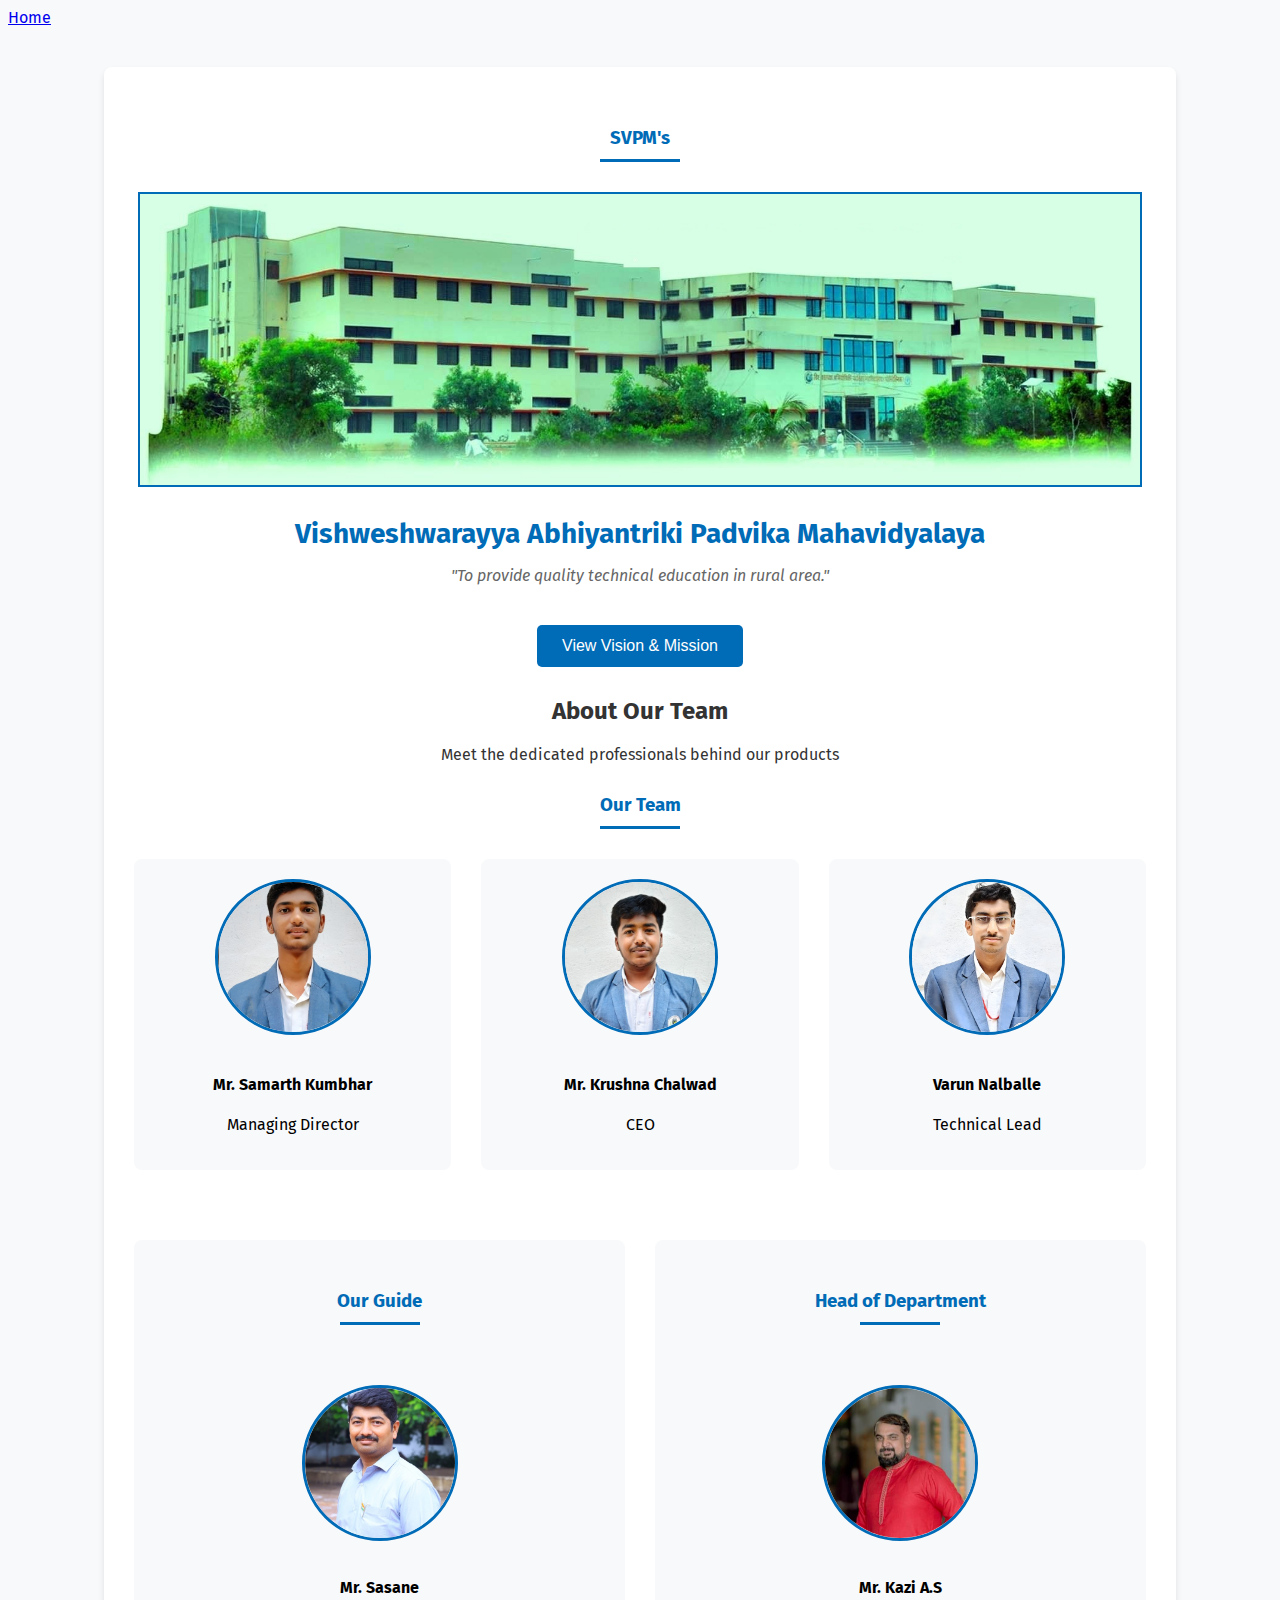
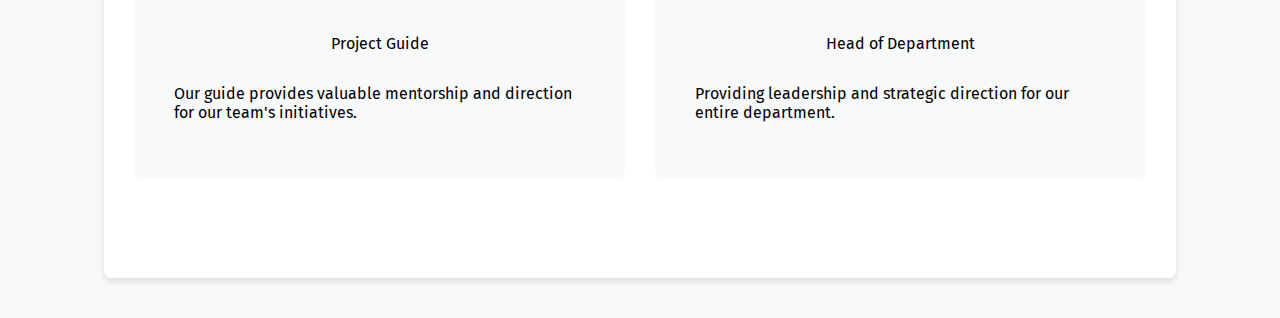
<file: black/about.html>
<!DOCTYPE html>
<html lang="en">
<head>
    <meta charset="UTF-8">
    <meta name="viewport" content="width=device-width, initial-scale=1.0">
    <title>About Us - Velvet Monarch</title>
    <link rel="stylesheet" href="https://cdnjs.cloudflare.com/ajax/libs/font-awesome/6.4.0/css/all.min.css">
    <style>
        @import url('https://fonts.googleapis.com/css2?family=Fira+Sans:wght@400;500;700&display=swap');
        body {
            font-family: 'Fira Sans', sans-serif;
            background-color: #f8f9fa;
            position: relative;
        }
        
        /* Background overlay for vision/mission */
        .vision-mission-bg {
            position: fixed;
            top: 0;
            left: 0;
            width: 100%;
            height: 100%;
            background: rgba(0,0,0,0.8);
            z-index: 100;
            display: none;
            justify-content: center;
            align-items: center;
            opacity: 0;
            transition: opacity 0.5s ease;
        }
        
        .vision-mission-content {
            background: white;
            padding: 40px;
            border-radius: 10px;
            max-width: 800px;
            width: 90%;
            position: relative;
            transform: translateY(50px);
            transition: transform 0.5s ease;
            box-shadow: 0 10px 30px rgba(0,0,0,0.3);
        }
        
        .close-btn {
            position: absolute;
            top: 15px;
            right: 15px;
            font-size: 24px;
            cursor: pointer;
            color: #666;
        }
        
        .close-btn:hover {
            color: #333;
        }
        
        /* About Section Styles */
        .about-section {
            width: 80%;
            margin: 40px auto;
            padding: 30px;
            background: white;
            box-shadow: 0 4px 6px rgba(0,0,0,0.1);
            border-radius: 8px;
            position: relative;
            z-index: 1;
        }
        
        .about-header {
            text-align: center;
            margin-bottom: 30px;
            color: #333;
        }
        
        .college-logo {
            max-width: 200px;
            margin: 0 auto 20px;
            display: block;
        }
        
        .team-grid {
            display: grid;
            grid-template-columns: repeat(auto-fit, minmax(250px, 1fr));
            gap: 30px;
            margin-bottom: 40px;
        }
        
        .team-card {
            text-align: center;
            padding: 20px;
            background: #f8f9fa;
            border-radius: 8px;
            transition: all 0.3s ease;
        }
        
        .team-card:hover {
            transform: translateY(-5px);
            box-shadow: 0 5px 15px rgba(0,0,0,0.1);
        }
        
        .team-img {
            width: 150px;
            height: 150px;
            border-radius: 50%;
            object-fit: cover;
            border: 3px solid #006bb6;
            margin: 0 auto 15px;
        }
        
        .section-title {
            text-align: center;
            margin: 30px 0;
            color: #006bb6;
            position: relative;
        }
        
        .section-title:after {
            content: "";
            display: block;
            width: 80px;
            height: 3px;
            background: #006bb6;
            margin: 10px auto;
        }
        
        .guide-section, .hod-section {
            display: flex;
            flex-direction: column;
            align-items: center;
            margin: 30px 0;
            padding: 20px;
            background: #f8f9fa;
            border-radius: 8px;
        }
        
        .selected {
            border: 2px solid #006bb6;
        }
        
        .vision-mission-btn {
            display: block;
            margin: 30px auto;
            padding: 12px 25px;
            background-color: #006bb6;
            color: white;
            border: none;
            border-radius: 5px;
            font-size: 16px;
            cursor: pointer;
            transition: all 0.3s ease;
        }
        
        .vision-mission-btn:hover {
            background-color: #005a9c;
            transform: translateY(-2px);
            box-shadow: 0 5px 15px rgba(0,0,0,0.1);
        }
        
        /* Vision/Mission content styles */
        .vision-mission-container {
            display: flex;
            flex-wrap: wrap;
            gap: 30px;
            justify-content: center;
        }
        
        .vision-box, .mission-box {
            flex: 1;
            min-width: 300px;
            padding: 20px;
            background: #f8f9fa;
            border-radius: 8px;
            border-left: 5px solid #006bb6;
        }
        
        .vision-mission-title {
            color: #006bb6;
            margin-bottom: 15px;
            font-size: 24px;
        }
        
        /* College info section */
        .college-info {
            text-align: center;
            margin-bottom: 40px;
        }
        
        .college-name {
            font-size: 28px;
            color: #006bb6;
            margin-bottom: 10px;
        }
        
        .college-motto {
            font-style: italic;
            color: #666;
            margin-bottom: 20px;
        }
    </style>
</head>
<body>
 <nav>
               
                <div class="hidden md:flex space-x-6">
                    <a href="index.html" class="hover:text-gray-600">Home</a>
                </div>
    <!-- About Section -->
    <section class="about-section">
        <!-- College Logo and Info -->
        <div class="college-info">
            <div style="text-align: center; margin: 30px 0;">
                <h3 class="section-title">SVPM's</h3>
                <div style="display: flex; justify-content: center;">
                   <img src="images/vapmc.png" style="width: 100%; max-width: 1000px; display: block; border: 2px solid #006bb6; margin: 0 auto;">
                </div>
            </div>
            <h1 class="college-name">Vishweshwarayya Abhiyantriki Padvika Mahavidyalaya</h1>
            <p class="college-motto">"To provide quality technical education in rural area."</p>
        </div>
        
        <!-- Vision/Mission Button -->
        <button class="vision-mission-btn" id="showVisionMission">View Vision & Mission</button>
        
        <div class="about-header">
            <h2>About Our Team</h2>
            <p>Meet the dedicated professionals behind our products</p>
        </div>

        <!-- Team Members -->
        <h3 class="section-title">Our Team</h3>
        <div class="team-grid">
            <div class="team-card">
                <img src="images/samarth.jpg" alt="Team Member" class="team-img">
                <h4>Mr. Samarth Kumbhar</h4>
                <p>Managing Director</p>
            </div>
            <div class="team-card">
                <img src="images/krushna.jpg" alt="Team Member" class="team-img">
                <h4>Mr. Krushna Chalwad</h4>
                <p>CEO</p>
            </div>
            <div class="team-card">
                <img src="images/varun.jpg" alt="Team Member" class="team-img">
                <h4>Varun Nalballe</h4>
                <p>Technical Lead</p>
            </div>
        </div>

        <!-- Guide & HOD Sections - Side by Side -->
<div class="guide-hod-container" style="display: flex; flex-wrap: wrap; justify-content: center; gap: 30px; margin: 40px 0;">
    <!-- Guide -->
    <div class="guide-section" style="flex: 1; min-width: 300px; max-width: 500px;">
        <h3 class="section-title">Our Guide</h3>
        <div style="display: flex; flex-direction: column; align-items: center; padding: 20px; background: #f8f9fa; border-radius: 8px; height: 100%;">
            <img src="images/sasane.jpg" alt="Guide" class="team-img">
            <h4>Mr. Sasane</h4>
            <p>Project Guide</p>
            <p class="text-center" style="max-width: 600px; margin-top: 15px;">
                Our guide provides valuable mentorship and direction for our team's initiatives.
            </p>
        </div>
    </div>

    <!-- HOD -->
    <div class="hod-section" style="flex: 1; min-width: 300px; max-width: 500px;">
        <h3 class="section-title">Head of Department</h3>
        <div style="display: flex; flex-direction: column; align-items: center; padding: 20px; background: #f8f9fa; border-radius: 8px; height: 100%;">
            <img src="images/hod.jpg" alt="HOD" class="team-img">
            <h4>Mr. Kazi A.S</h4>
            <p>Head of Department</p>
            <p class="text-center" style="max-width: 600px; margin-top: 15px;">
                Providing leadership and strategic direction for our entire department.
            </p>
        </div>
    </div>
</div>

    <!-- Vision/Mission Overlay -->
    <div class="vision-mission-bg" id="visionMissionBg">
        <div class="vision-mission-content">
            <span class="close-btn" id="closeVisionMission">&times;</span>
            <h2 class="section-title">Our Vision & Mission</h2>
            <div class="vision-mission-container">
                <div class="vision-box">
                    <h3 class="vision-mission-title">Vision</h3>
                    <p>To provide quality technical education in rural area</p>
                    <p>To provide competent knowledge in the field of computer technology</p>
                </div>
                <div class="mission-box">
                    <h3 class="vision-mission-title">Mission</h3>
                    <ul>
                        <li>To impart eco-friendly, advanced engineering knowledge</li>
                        <li>To inculcate ethical and moral values among budding engineers</li>
                        <li>Establishment of mentoring system for all-round personal and professional enhancement</li>
                        <li>To make students aware social and national responsibilities</li>
                        <li>To encourage students to pursue higher education and take competitive and career enhancement courses</li>
                    </ul>
                </div>
            </div>
            <div style="text-align: center; margin-top: 30px;">
                <img src="images/vapm.png" width="200" style="opacity: 0.8;">
            </div>
        </div>
    </div>

    <script>
        // Vision/Mission Toggle
        const visionMissionBtn = document.getElementById('showVisionMission');
        const visionMissionBg = document.getElementById('visionMissionBg');
        const closeBtn = document.getElementById('closeVisionMission');
        
        visionMissionBtn.addEventListener('click', function() {
            visionMissionBg.style.display = 'flex';
            setTimeout(() => {
                visionMissionBg.style.opacity = '1';
                document.querySelector('.vision-mission-content').style.transform = 'translateY(0)';
            }, 10);
        });
        
        closeBtn.addEventListener('click', function() {
            visionMissionBg.style.opacity = '0';
            document.querySelector('.vision-mission-content').style.transform = 'translateY(50px)';
            setTimeout(() => {
                visionMissionBg.style.display = 'none';
            }, 500);
        });
        
        // Close when clicking outside content
        visionMissionBg.addEventListener('click', function(e) {
            if(e.target === visionMissionBg) {
                visionMissionBg.style.opacity = '0';
                document.querySelector('.vision-mission-content').style.transform = 'translateY(50px)';
                setTimeout(() => {
                    visionMissionBg.style.display = 'none';
                }, 500);
            }
        });
        
        // Escape key to close
        document.addEventListener('keydown', function(e) {
            if(e.key === 'Escape' && visionMissionBg.style.display === 'flex') {
                visionMissionBg.style.opacity = '0';
                document.querySelector('.vision-mission-content').style.transform = 'translateY(50px)';
                setTimeout(() => {
                    visionMissionBg.style.display = 'none';
                }, 500);
            }
        });
    </script>
</body>
</html>
</file>
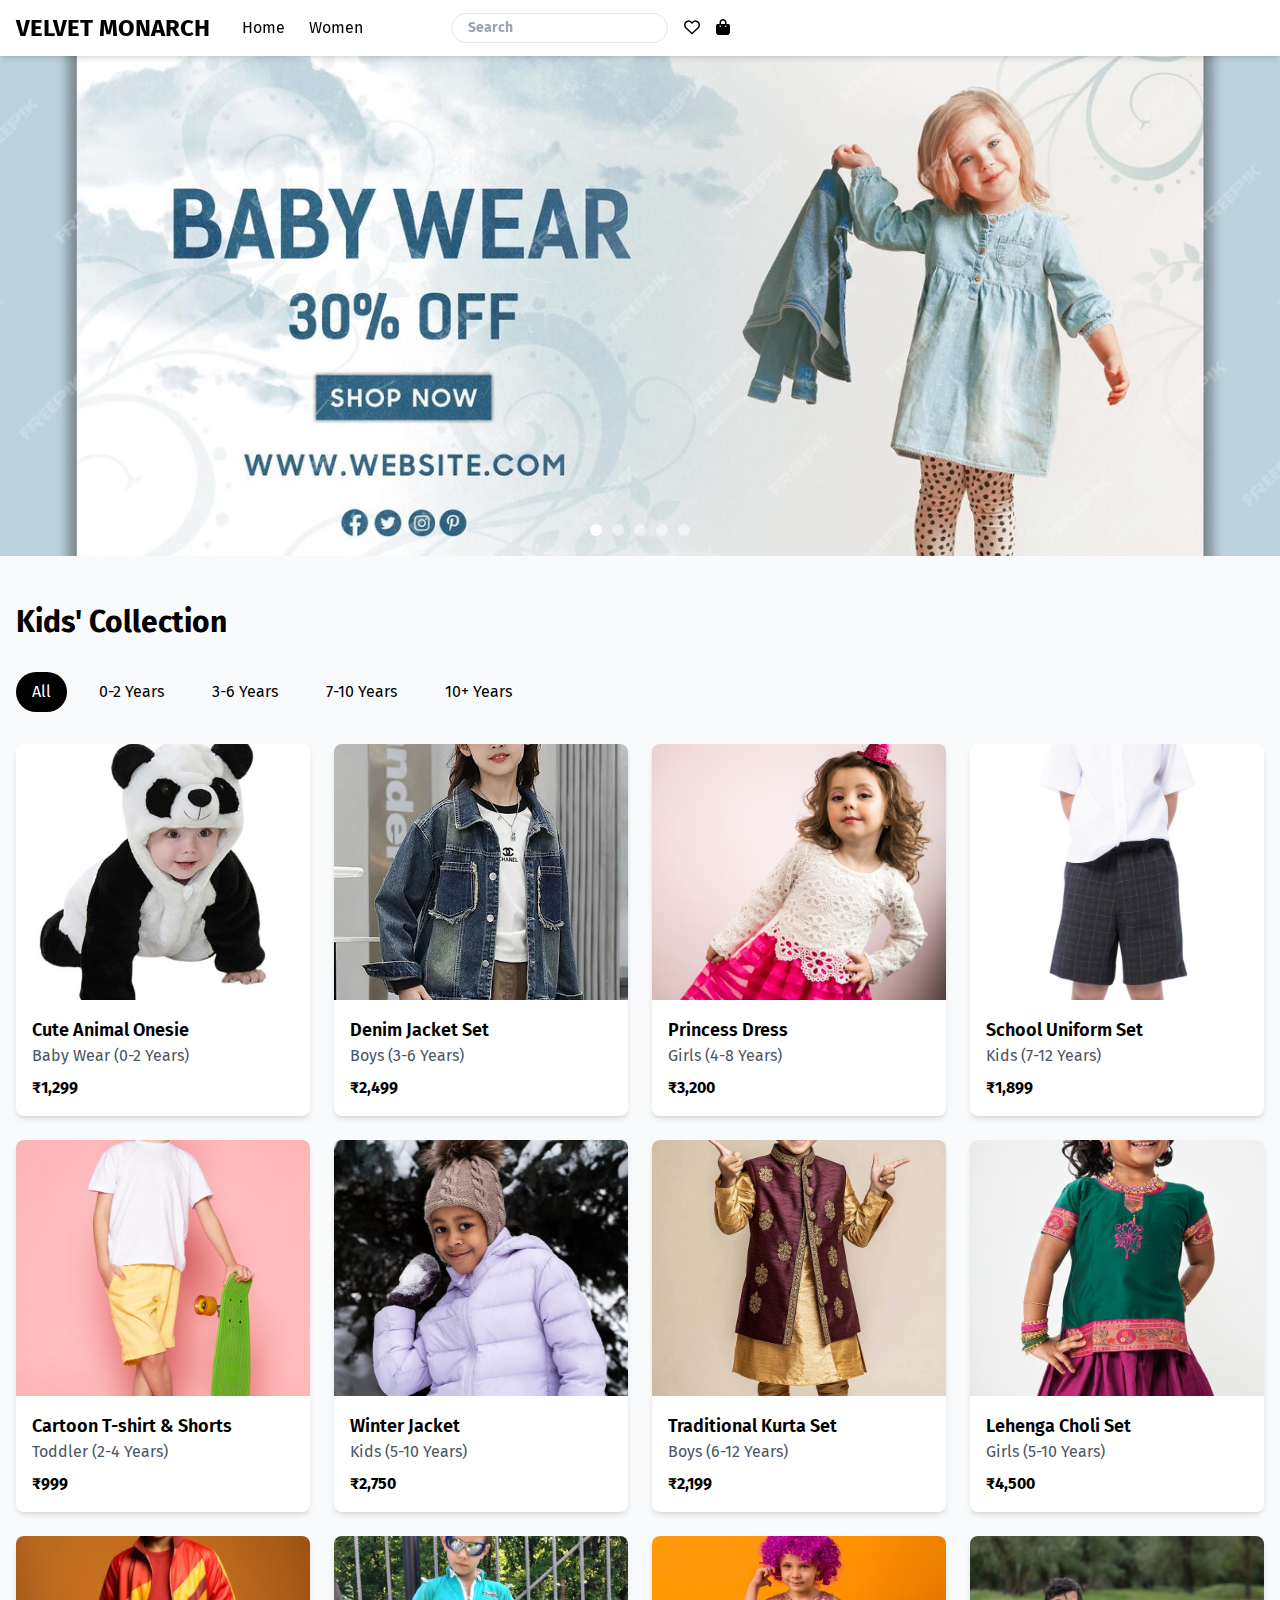
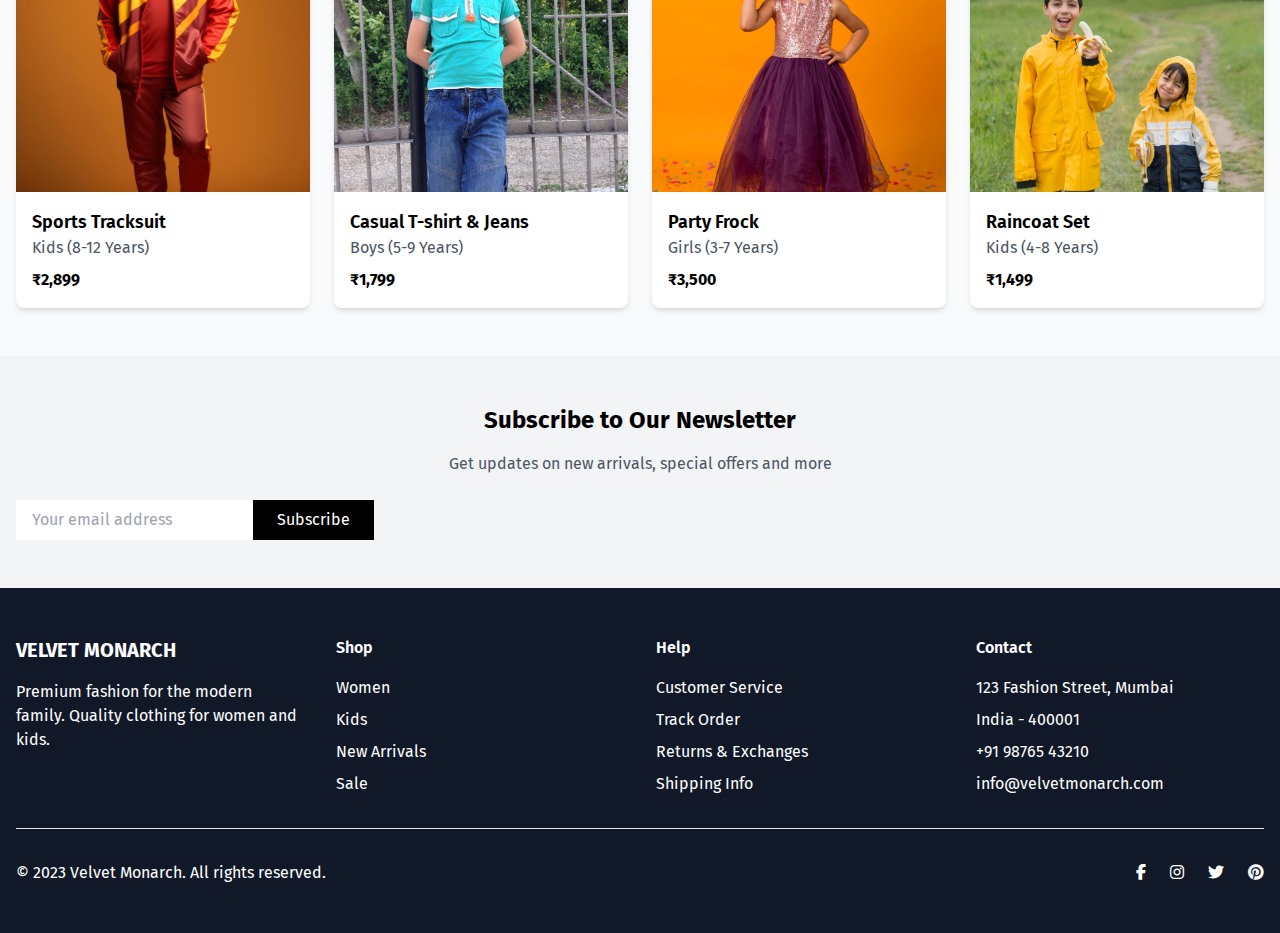
<file: black/kids.html>
<!DOCTYPE html>
<html lang="en">
<head>
    <meta charset="UTF-8">
    <meta name="viewport" content="width=device-width, initial-scale=1.0">
    <title>Kids' Collection - Velvet Monarch</title>
    <link rel="stylesheet" href="https://cdnjs.cloudflare.com/ajax/libs/font-awesome/6.4.0/css/all.min.css">
    <style>
        @import url('https://fonts.googleapis.com/css2?family=Fira+Sans:wght@400;500;700&display=swap');
        body {
            font-family: 'Fira Sans', sans-serif;
        }
        .product-card:hover {
            transform: translateY(-5px);
            box-shadow: 0 10px 25px rgba(0,0,0,0.1);
        }
        
        /* Slideshow styles */
        .slideshow-container {
            position: relative;
            max-width: 100%;
            overflow: hidden;
            height: 500px;
        }
        
        .slider-wrapper {
            display: flex;
            width: 100%;
            height: 100%;
            transition: transform 0.5s ease;
        }
        
        .slide {
            min-width: 100%;
            height: 100%;
        }
        
        .slide img {
            width: 100%;
            height: 100%;
            object-fit: cover;
        }
        
        .dots {
            position: absolute;
            bottom: 20px;
            left: 50%;
            transform: translateX(-50%);
            display: flex;
        }
        
        .dot {
            width: 12px;
            height: 12px;
            border-radius: 50%;
            background-color: rgba(255,255,255,0.5);
            margin: 0 5px;
            cursor: pointer;
            transition: background-color 0.3s;
        }
        
        .dot.active {
            background-color: white;
        }
    </style>
<style>*, ::before, ::after{--tw-border-spacing-x:0;--tw-border-spacing-y:0;--tw-translate-x:0;--tw-translate-y:0;--tw-rotate:0;--tw-skew-x:0;--tw-skew-y:0;--tw-scale-x:1;--tw-scale-y:1;--tw-pan-x: ;--tw-pan-y: ;--tw-pinch-zoom: ;--tw-scroll-snap-strictness:proximity;--tw-gradient-from-position: ;--tw-gradient-via-position: ;--tw-gradient-to-position: ;--tw-ordinal: ;--tw-slashed-zero: ;--tw-numeric-figure: ;--tw-numeric-spacing: ;--tw-numeric-fraction: ;--tw-ring-inset: ;--tw-ring-offset-width:0px;--tw-ring-offset-color:#fff;--tw-ring-color:rgb(59 130 246 / 0.5);--tw-ring-offset-shadow:0 0 #0000;--tw-ring-shadow:0 0 #0000;--tw-shadow:0 0 #0000;--tw-shadow-colored:0 0 #0000;--tw-blur: ;--tw-brightness: ;--tw-contrast: ;--tw-grayscale: ;--tw-hue-rotate: ;--tw-invert: ;--tw-saturate: ;--tw-sepia: ;--tw-drop-shadow: ;--tw-backdrop-blur: ;--tw-backdrop-brightness: ;--tw-backdrop-contrast: ;--tw-backdrop-grayscale: ;--tw-backdrop-hue-rotate: ;--tw-backdrop-invert: ;--tw-backdrop-opacity: ;--tw-backdrop-saturate: ;--tw-backdrop-sepia: ;--tw-contain-size: ;--tw-contain-layout: ;--tw-contain-paint: ;--tw-contain-style: }::backdrop{--tw-border-spacing-x:0;--tw-border-spacing-y:0;--tw-translate-x:0;--tw-translate-y:0;--tw-rotate:0;--tw-skew-x:0;--tw-skew-y:0;--tw-scale-x:1;--tw-scale-y:1;--tw-pan-x: ;--tw-pan-y: ;--tw-pinch-zoom: ;--tw-scroll-snap-strictness:proximity;--tw-gradient-from-position: ;--tw-gradient-via-position: ;--tw-gradient-to-position: ;--tw-ordinal: ;--tw-slashed-zero: ;--tw-numeric-figure: ;--tw-numeric-spacing: ;--tw-numeric-fraction: ;--tw-ring-inset: ;--tw-ring-offset-width:0px;--tw-ring-offset-color:#fff;--tw-ring-color:rgb(59 130 246 / 0.5);--tw-ring-offset-shadow:0 0 #0000;--tw-ring-shadow:0 0 #0000;--tw-shadow:0 0 #0000;--tw-shadow-colored:0 0 #0000;--tw-blur: ;--tw-brightness: ;--tw-contrast: ;--tw-grayscale: ;--tw-hue-rotate: ;--tw-invert: ;--tw-saturate: ;--tw-sepia: ;--tw-drop-shadow: ;--tw-backdrop-blur: ;--tw-backdrop-brightness: ;--tw-backdrop-contrast: ;--tw-backdrop-grayscale: ;--tw-backdrop-hue-rotate: ;--tw-backdrop-invert: ;--tw-backdrop-opacity: ;--tw-backdrop-saturate: ;--tw-backdrop-sepia: ;--tw-contain-size: ;--tw-contain-layout: ;--tw-contain-paint: ;--tw-contain-style: }/* ! tailwindcss v3.4.16 | MIT License | https://tailwindcss.com */*,::after,::before{box-sizing:border-box;border-width:0;border-style:solid;border-color:#e5e7eb}::after,::before{--tw-content:''}:host,html{line-height:1.5;-webkit-text-size-adjust:100%;-moz-tab-size:4;tab-size:4;font-family:ui-sans-serif, system-ui, sans-serif, "Apple Color Emoji", "Segoe UI Emoji", "Segoe UI Symbol", "Noto Color Emoji";font-feature-settings:normal;font-variation-settings:normal;-webkit-tap-highlight-color:transparent}body{margin:0;line-height:inherit}hr{height:0;color:inherit;border-top-width:1px}abbr:where([title]){-webkit-text-decoration:underline dotted;text-decoration:underline dotted}h1,h2,h3,h4,h5,h6{font-size:inherit;font-weight:inherit}a{color:inherit;text-decoration:inherit}b,strong{font-weight:bolder}code,kbd,pre,samp{font-family:ui-monospace, SFMono-Regular, Menlo, Monaco, Consolas, "Liberation Mono", "Courier New", monospace;font-feature-settings:normal;font-variation-settings:normal;font-size:1em}small{font-size:80%}sub,sup{font-size:75%;line-height:0;position:relative;vertical-align:baseline}sub{bottom:-.25em}sup{top:-.5em}table{text-indent:0;border-color:inherit;border-collapse:collapse}button,input,optgroup,select,textarea{font-family:inherit;font-feature-settings:inherit;font-variation-settings:inherit;font-size:100%;font-weight:inherit;line-height:inherit;letter-spacing:inherit;color:inherit;margin:0;padding:0}button,select{text-transform:none}button,input:where([type=button]),input:where([type=reset]),input:where([type=submit]){-webkit-appearance:button;background-color:transparent;background-image:none}:-moz-focusring{outline:auto}:-moz-ui-invalid{box-shadow:none}progress{vertical-align:baseline}::-webkit-inner-spin-button,::-webkit-outer-spin-button{height:auto}[type=search]{-webkit-appearance:textfield;outline-offset:-2px}::-webkit-search-decoration{-webkit-appearance:none}::-webkit-file-upload-button{-webkit-appearance:button;font:inherit}summary{display:list-item}blockquote,dd,dl,figure,h1,h2,h3,h4,h5,h6,hr,p,pre{margin:0}fieldset{margin:0;padding:0}legend{padding:0}menu,ol,ul{list-style:none;margin:0;padding:0}dialog{padding:0}textarea{resize:vertical}input::placeholder,textarea::placeholder{opacity:1;color:#9ca3af}[role=button],button{cursor:pointer}:disabled{cursor:default}audio,canvas,embed,iframe,img,object,svg,video{display:block;vertical-align:middle}img,video{max-width:100%;height:auto}[hidden]:where(:not([hidden=until-found])){display:none}.container{width:100%}@media (min-width: 640px){.container{max-width:640px}}@media (min-width: 768px){.container{max-width:768px}}@media (min-width: 1024px){.container{max-width:1024px}}@media (min-width: 1280px){.container{max-width:1280px}}@media (min-width: 1536px){.container{max-width:1536px}}.absolute{position:absolute}.relative{position:relative}.sticky{position:sticky}.inset-0{inset:0px}.top-0{top:0px}.z-10{z-index:10}.z-50{z-index:50}.mx-auto{margin-left:auto;margin-right:auto}.mb-4{margin-bottom:1rem}.mb-6{margin-bottom:1.5rem}.mb-8{margin-bottom:2rem}.mt-2{margin-top:0.5rem}.mt-8{margin-top:2rem}.flex{display:flex}.grid{display:grid}.hidden{display:none}.h-64{height:16rem}.h-96{height:24rem}.h-full{height:100%}.w-full{width:100%}.grid-cols-1{grid-template-columns:repeat(1, minmax(0, 1fr))}.items-center{align-items:center}.justify-between{justify-content:space-between}.gap-6{gap:1.5rem}.gap-8{gap:2rem}.space-x-4 > :not([hidden]) ~ :not([hidden]){--tw-space-x-reverse:0;margin-right:calc(1rem * var(--tw-space-x-reverse));margin-left:calc(1rem * calc(1 - var(--tw-space-x-reverse)))}.space-x-6 > :not([hidden]) ~ :not([hidden]){--tw-space-x-reverse:0;margin-right:calc(1.5rem * var(--tw-space-x-reverse));margin-left:calc(1.5rem * calc(1 - var(--tw-space-x-reverse)))}.space-x-8 > :not([hidden]) ~ :not([hidden]){--tw-space-x-reverse:0;margin-right:calc(2rem * var(--tw-space-x-reverse));margin-left:calc(2rem * calc(1 - var(--tw-space-x-reverse)))}.space-y-2 > :not([hidden]) ~ :not([hidden]){--tw-space-y-reverse:0;margin-top:calc(0.5rem * calc(1 - var(--tw-space-y-reverse)));margin-bottom:calc(0.5rem * var(--tw-space-y-reverse))}.overflow-hidden{overflow:hidden}.rounded-full{border-radius:9999px}.rounded-lg{border-radius:0.5rem}.border{border-width:1px}.border-t{border-top-width:1px}.border-gray-200{--tw-border-opacity:1;border-color:rgb(229 231 235 / var(--tw-border-opacity, 1))}.bg-black{--tw-bg-opacity:1;background-color:rgb(0 0 0 / var(--tw-bg-opacity, 1))}.bg-gray-100{--tw-bg-opacity:1;background-color:rgb(243 244 246 / var(--tw-bg-opacity, 1))}.bg-gray-50{--tw-bg-opacity:1;background-color:rgb(249 250 251 / var(--tw-bg-opacity, 1))}.bg-gray-900{--tw-bg-opacity:1;background-color:rgb(17 24 39 / var(--tw-bg-opacity, 1))}.bg-white{--tw-bg-opacity:1;background-color:rgb(255 255 255 / var(--tw-bg-opacity, 1))}.bg-opacity-0{--tw-bg-opacity:0}.bg-\[url\(\'https\:\/\/images\.unsplash\.com\/photo-1542291026-7eec264c27ff\'\)\]{background-image:url('https://images.unsplash.com/photo-1542291026-7eec264c27ff')}.bg-cover{background-size:cover}.bg-center{background-position:center}.object-cover{object-fit:cover}.p-4{padding:1rem}.px-4{padding-left:1rem;padding-right:1rem}.px-6{padding-left:1.5rem;padding-right:1.5rem}.py-1{padding-top:0.25rem;padding-bottom:0.25rem}.py-12{padding-top:3rem;padding-bottom:3rem}.py-2{padding-top:0.5rem;padding-bottom:0.5rem}.py-3{padding-top:0.75rem;padding-bottom:0.75rem}.pt-8{padding-top:2rem}.text-center{text-align:center}.text-2xl{font-size:1.5rem;line-height:2rem}.text-3xl{font-size:1.875rem;line-height:2.25rem}.text-4xl{font-size:2.25rem;line-height:2.5rem}.text-lg{font-size:1.125rem;line-height:1.75rem}.text-sm{font-size:0.875rem;line-height:1.25rem}.text-xl{font-size:1.25rem;line-height:1.75rem}.font-bold{font-weight:700}.font-medium{font-weight:500}.font-semibold{font-weight:600}.text-black{--tw-text-opacity:1;color:rgb(0 0 0 / var(--tw-text-opacity, 1))}.text-gray-500{--tw-text-opacity:1;color:rgb(107 114 128 / var(--tw-text-opacity, 1))}.text-gray-600{--tw-text-opacity:1;color:rgb(75 85 99 / var(--tw-text-opacity, 1))}.text-white{--tw-text-opacity:1;color:rgb(255 255 255 / var(--tw-text-opacity, 1))}.opacity-40{opacity:0.4}.shadow-md{--tw-shadow:0 4px 6px -1px rgb(0 0 0 / 0.1), 0 2px 4px -2px rgb(0 0 0 / 0.1);--tw-shadow-colored:0 4px 6px -1px var(--tw-shadow-color), 0 2px 4px -2px var(--tw-shadow-color);box-shadow:var(--tw-ring-offset-shadow, 0 0 #0000), var(--tw-ring-shadow, 0 0 #0000), var(--tw-shadow)}.transition{transition-property:color, background-color, border-color, fill, stroke, opacity, box-shadow, transform, filter, -webkit-text-decoration-color, -webkit-backdrop-filter;transition-property:color, background-color, border-color, text-decoration-color, fill, stroke, opacity, box-shadow, transform, filter, backdrop-filter;transition-property:color, background-color, border-color, text-decoration-color, fill, stroke, opacity, box-shadow, transform, filter, backdrop-filter, -webkit-text-decoration-color, -webkit-backdrop-filter;transition-timing-function:cubic-bezier(0.4, 0, 0.2, 1);transition-duration:150ms}.duration-300{transition-duration:300ms}.hover\:bg-gray-200:hover{--tw-bg-opacity:1;background-color:rgb(229 231 235 / var(--tw-bg-opacity, 1))}.hover\:bg-opacity-10:hover{--tw-bg-opacity:0.1}.hover\:text-gray-600:hover{--tw-text-opacity:1;color:rgb(75 85 99 / var(--tw-text-opacity, 1))}.hover\:underline:hover{-webkit-text-decoration-line:underline;text-decoration-line:underline}.focus\:outline-none:focus{outline:2px solid transparent;outline-offset:2px}@media (min-width: 640px){.sm\:grid-cols-2{grid-template-columns:repeat(2, minmax(0, 1fr))}}@media (min-width: 768px){.md\:flex{display:flex}.md\:grid-cols-3{grid-template-columns:repeat(3, minmax(0, 1fr))}.md\:grid-cols-4{grid-template-columns:repeat(4, minmax(0, 1fr))}.md\:text-5xl{font-size:3rem;line-height:1}}@media (min-width: 1024px){.lg\:grid-cols-4{grid-template-columns:repeat(4, minmax(0, 1fr))}}</style></head><script src="https://codesandbox.io/p/preview-protocol.js" defer="" async=""></script>

<body class="bg-gray-50">
    <!-- Navigation -->
    <nav class="bg-white shadow-md sticky top-0 z-50">
        <div class="container mx-auto px-4 py-3 flex justify-between items-center">
            <div class="flex items-center space-x-8">
                <a href="#" class="text-2xl font-bold">VELVET MONARCH</a>
                <div class="hidden md:flex space-x-6">
                    <a href="index.html" class="hover:text-gray-600">Home</a>
                    <a href="women.html" class="hover:text-gray-600">Women</a>
                    <a href="#" class="font-bold text-gray-900"k
                </div>
            </div>
            <div class="flex items-center space-x-4">
                <div class="relative">
                    <input type="text" placeholder="Search" class="border rounded-full py-1 px-4 text-sm focus:outline-none">
                </div>
                <a href="#"><i class="far fa-heart"></i></a>
                <a href="#"><i class="fas fa-shopping-bag"></i></a>
            </div>
        </div>
    </nav>

   <div class="slideshow-container">
    <div class="slider-wrapper">
        <div class="slide"><img src="images/kids-back.jpg" alt="Kids Collection"></div>
        <div class="slide"><img src="images/kslide1.jpg" alt="Boys Fashion"></div>
        <div class="slide"><img src="images/kslide2.jpg" alt="Girls Fashion"></div>
        <div class="slide"><img src="images/kslide3.jpg" alt="Baby Clothes"></div>
        <div class="slide"><img src="images/kslide4.jpg" alt="School Wear"></div>
    </div>

    <!-- Navigation Dots -->
    <div class="dots">
        <span class="dot" onclick="currentSlide(1)"></span>
        <span class="dot" onclick="currentSlide(2)"></span>
        <span class="dot" onclick="currentSlide(3)"></span>
        <span class="dot" onclick="currentSlide(4)"></span>
        <span class="dot" onclick="currentSlide(5)"></span>
    </div>
</div>

    <!-- Main Content -->
    <main class="container mx-auto px-4 py-12">
        <h2 class="text-3xl font-bold mb-8">Kids' Collection</h2>
        
        <!-- Age Group Filter -->
        <div class="mb-8 flex space-x-4 overflow-x-auto pb-2">
            <button class="px-4 py-2 bg-black text-white rounded-full whitespace-nowrap">All</button>
            <button class="px-4 py-2 bg-gray-200 hover:bg-gray-300 rounded-full whitespace-nowrap">0-2 Years</button>
            <button class="px-4 py-2 bg-gray-200 hover:bg-gray-300 rounded-full whitespace-nowrap">3-6 Years</button>
            <button class="px-4 py-2 bg-gray-200 hover:bg-gray-300 rounded-full whitespace-nowrap">7-10 Years</button>
            <button class="px-4 py-2 bg-gray-200 hover:bg-gray-300 rounded-full whitespace-nowrap">10+ Years</button>
        </div>

        <!-- Product Grid -->
        <div class="grid grid-cols-1 sm:grid-cols-2 md:grid-cols-3 lg:grid-cols-4 gap-6">
            <!-- Product Card 1 -->
            <div class="product-card bg-white rounded-lg overflow-hidden shadow-md transition duration-300">
                <a href="kids-product1-detail.html?id=1">
                    <div class="relative overflow-hidden h-64">
                        <img src="images/kproduct1.jpg" alt="Cute Animal Onesie" class="w-full h-full object-cover">
                        <div class="absolute inset-0 bg-black bg-opacity-0 hover:bg-opacity-10 transition"></div>
                    </div>
                    <div class="p-4">
                        <h3 class="font-semibold text-lg">Cute Animal Onesie</h3>
                        <p class="text-gray-600">Baby Wear (0-2 Years)</p>
                        <p class="font-bold mt-2">₹1,299</p>
                    </div>
                </a>
            </div>

            <!-- Product Card 2 -->
            <div class="product-card bg-white rounded-lg overflow-hidden shadow-md transition duration-300">
                <a href="kids-product2-detail.html?id=1">
                    <div class="relative overflow-hidden h-64">
                        <img src="images/kproduct2.jpg" alt="Denim Jacket Set" class="w-full h-full object-cover">
                        <div class="absolute inset-0 bg-black bg-opacity-0 hover:bg-opacity-10 transition"></div>
                    </div>
                    <div class="p-4">
                        <h3 class="font-semibold text-lg">Denim Jacket Set</h3>
                        <p class="text-gray-600">Boys (3-6 Years)</p>
                        <p class="font-bold mt-2">₹2,499</p>
                    </div>
                </a>
            </div>

            <!-- Product Card 3 -->
            <div class="product-card bg-white rounded-lg overflow-hidden shadow-md transition duration-300">
                <a href="kids-product3-detail.html?id=1">
                    <div class="relative overflow-hidden h-64">
                        <img src="images/kproduct3.jpg" alt="Princess Dress" class="w-full h-full object-cover">
                        <div class="absolute inset-0 bg-black bg-opacity-0 hover:bg-opacity-10 transition"></div>
                    </div>
                    <div class="p-4">
                        <h3 class="font-semibold text-lg">Princess Dress</h3>
                        <p class="text-gray-600">Girls (4-8 Years)</p>
                        <p class="font-bold mt-2">₹3,200</p>
                    </div>
                </a>
            </div>

            <!-- Product Card 4 -->
            <div class="product-card bg-white rounded-lg overflow-hidden shadow-md transition duration-300">
                <a href="kids-product4-detail.html?id=1">
                    <div class="relative overflow-hidden h-64">
                        <img src="images/kproduct4.jpg" alt="School Uniform Set" class="w-full h-full object-cover">
                        <div class="absolute inset-0 bg-black bg-opacity-0 hover:bg-opacity-10 transition"></div>
                    </div>
                    <div class="p-4">
                        <h3 class="font-semibold text-lg">School Uniform Set</h3>
                        <p class="text-gray-600">Kids (7-12 Years)</p>
                        <p class="font-bold mt-2">₹1,899</p>
                    </div>
                </a>
            </div>

            <!-- Product Card 5 -->
            <div class="product-card bg-white rounded-lg overflow-hidden shadow-md transition duration-300">
                <a href="kids-product5-detail.html?id=1">
                    <div class="relative overflow-hidden h-64">
                        <img src="images/kproduct5.jpg" alt="Cartoon T-shirt & Shorts" class="w-full h-full object-cover">
                        <div class="absolute inset-0 bg-black bg-opacity-0 hover:bg-opacity-10 transition"></div>
                    </div>
                    <div class="p-4">
                        <h3 class="font-semibold text-lg">Cartoon T-shirt & Shorts</h3>
                        <p class="text-gray-600">Toddler (2-4 Years)</p>
                        <p class="font-bold mt-2">₹999</p>
                    </div>
                </a>
            </div>

            <!-- Product Card 6 -->
            <div class="product-card bg-white rounded-lg overflow-hidden shadow-md transition duration-300">
                <a href="kids-product6-detail.html?id=1">
                    <div class="relative overflow-hidden h-64">
                        <img src="images/kproduct6.jpg" alt="Winter Jacket" class="w-full h-full object-cover">
                        <div class="absolute inset-0 bg-black bg-opacity-0 hover:bg-opacity-10 transition"></div>
                    </div>
                    <div class="p-4">
                        <h3 class="font-semibold text-lg">Winter Jacket</h3>
                        <p class="text-gray-600">Kids (5-10 Years)</p>
                        <p class="font-bold mt-2">₹2,750</p>
                    </div>
                </a>
            </div>

            <!-- Product Card 7 -->
            <div class="product-card bg-white rounded-lg overflow-hidden shadow-md transition duration-300">
                <a href="kids-product7-detail.html?id=1">
                    <div class="relative overflow-hidden h-64">
                        <img src="images/kproduct7.jpg" alt="Traditional Kurta Set" class="w-full h-full object-cover">
                        <div class="absolute inset-0 bg-black bg-opacity-0 hover:bg-opacity-10 transition"></div>
                    </div>
                    <div class="p-4">
                        <h3 class="font-semibold text-lg">Traditional Kurta Set</h3>
                        <p class="text-gray-600">Boys (6-12 Years)</p>
                        <p class="font-bold mt-2">₹2,199</p>
                    </div>
                </a>
            </div>

            <!-- Product Card 8 -->
            <div class="product-card bg-white rounded-lg overflow-hidden shadow-md transition duration-300">
                <a href="kids-product8-detail.html?id=1">
                    <div class="relative overflow-hidden h-64">
                        <img src="images/kproduct8.jpg" alt="Lehenga Choli Set" class="w-full h-full object-cover">
                        <div class="absolute inset-0 bg-black bg-opacity-0 hover:bg-opacity-10 transition"></div>
                    </div>
                    <div class="p-4">
                        <h3 class="font-semibold text-lg">Lehenga Choli Set</h3>
                        <p class="text-gray-600">Girls (5-10 Years)</p>
                        <p class="font-bold mt-2">₹4,500</p>
                    </div>
                </a>
            </div>

            <!-- Product Card 9 -->
            <div class="product-card bg-white rounded-lg overflow-hidden shadow-md transition duration-300">
                <a href="kids-product9-detail.html?id=1">
                    <div class="relative overflow-hidden h-64">
                        <img src="images/kproduct9.jpg" alt="Sports Tracksuit" class="w-full h-full object-cover">
                        <div class="absolute inset-0 bg-black bg-opacity-0 hover:bg-opacity-10 transition"></div>
                    </div>
                    <div class="p-4">
                        <h3 class="font-semibold text-lg">Sports Tracksuit</h3>
                        <p class="text-gray-600">Kids (8-12 Years)</p>
                        <p class="font-bold mt-2">₹2,899</p>
                    </div>
                </a>
            </div>

            <!-- Product Card 10 -->
            <div class="product-card bg-white rounded-lg overflow-hidden shadow-md transition duration-300">
                <a href="kids-product10-detail.html?id=1">
                    <div class="relative overflow-hidden h-64">
                        <img src="images/kproduct10.jpg" alt="Casual T-shirt & Jeans" class="w-full h-full object-cover">
                        <div class="absolute inset-0 bg-black bg-opacity-0 hover:bg-opacity-10 transition"></div>
                    </div>
                    <div class="p-4">
                        <h3 class="font-semibold text-lg">Casual T-shirt & Jeans</h3>
                        <p class="text-gray-600">Boys (5-9 Years)</p>
                        <p class="font-bold mt-2">₹1,799</p>
                    </div>
                </a>
            </div>

            <!-- Product Card 11 -->
            <div class="product-card bg-white rounded-lg overflow-hidden shadow-md transition duration-300">
                <a href="kids-product11-detail.html?id=1">
                    <div class="relative overflow-hidden h-64">
                        <img src="images/kproduct11.jpg" alt="Party Frock" class="w-full h-full object-cover">
                        <div class="absolute inset-0 bg-black bg-opacity-0 hover:bg-opacity-10 transition"></div>
                    </div>
                    <div class="p-4">
                        <h3 class="font-semibold text-lg">Party Frock</h3>
                        <p class="text-gray-600">Girls (3-7 Years)</p>
                        <p class="font-bold mt-2">₹3,500</p>
                    </div>
                </a>
            </div>

            <!-- Product Card 12 -->
            <div class="product-card bg-white rounded-lg overflow-hidden shadow-md transition duration-300">
                <a href="kids-product12-detail.html?id=1">
                    <div class="relative overflow-hidden h-64">
                        <img src="images/kproduct12.jpg" alt="Raincoat Set" class="w-full h-full object-cover">
                        <div class="absolute inset-0 bg-black bg-opacity-0 hover:bg-opacity-10 transition"></div>
                    </div>
                    <div class="p-4">
                        <h3 class="font-semibold text-lg">Raincoat Set</h3>
                        <p class="text-gray-600">Kids (4-8 Years)</p>
                        <p class="font-bold mt-2">₹1,499</p>
                    </div>
                </a>
            </div>
        </div>
    </main>

    <!-- Newsletter Section -->
    <section class="bg-gray-100 py-12">
        <div class="container mx-auto px-4 text-center">
            <h2 class="text-2xl font-bold mb-4">Subscribe to Our Newsletter</h2>
            <p class="text-gray-600 mb-6">Get updates on new arrivals, special offers and more</p>
            <div class="max-w-md mx-auto flex">
                <input type="email" placeholder="Your email address" class="flex-grow px-4 py-2 rounded-l-lg focus:outline-none">
                <button class="bg-black text-white px-6 py-2 rounded-r-lg">Subscribe</button>
            </div>
        </div>
    </section>

    <!-- Footer -->
    <footer class="bg-gray-900 text-white py-12">
        <div class="container mx-auto px-4">
            <div class="grid grid-cols-1 md:grid-cols-4 gap-8">
                <div>
                    <h3 class="text-xl font-bold mb-4">VELVET MONARCH</h3>
                    <p class="text-gray-400">Premium fashion for the modern family. Quality clothing for women and kids.</p>
                </div>
                <div>
                    <h4 class="font-semibold mb-4">Shop</h4>
                    <ul class="space-y-2">
                        <li><a href="#" class="text-gray-400 hover:text-white">Women</a></li>
                        <li><a href="#" class="text-gray-400 hover:text-white">Kids</a></li>
                        <li><a href="#" class="text-gray-400 hover:text-white">New Arrivals</a></li>
                        <li><a href="#" class="text-gray-400 hover:text-white">Sale</a></li>
                    </ul>
                </div>
                <div>
                    <h4 class="font-semibold mb-4">Help</h4>
                    <ul class="space-y-2">
                        <li><a href="#" class="text-gray-400 hover:text-white">Customer Service</a></li>
                        <li><a href="#" class="text-gray-400 hover:text-white">Track Order</a></li>
                        <li><a href="#" class="text-gray-400 hover:text-white">Returns & Exchanges</a></li>
                        <li><a href="#" class="text-gray-400 hover:text-white">Shipping Info</a></li>
                    </ul>
                </div>
                <div>
                    <h4 class="font-semibold mb-4">Contact</h4>
                    <ul class="space-y-2">
                        <li class="text-gray-400">123 Fashion Street, Mumbai</li>
                        <li class="text-gray-400">India - 400001</li>
                        <li class="text-gray-400">+91 98765 43210</li>
                        <li class="text-gray-400">info@velvetmonarch.com</li>
                    </ul>
                </div>
            </div>
            <div class="border-t border-gray-800 mt-8 pt-8 flex flex-col md:flex-row justify-between items-center">
                <p class="text-gray-400">© 2023 Velvet Monarch. All rights reserved.</p>
                <div class="flex space-x-6 mt-4 md:mt-0">
                    <a href="#" class="text-gray-400 hover:text-white"><i class="fab fa-facebook-f"></i></a>
                    <a href="#" class="text-gray-400 hover:text-white"><i class="fab fa-instagram"></i></a>
                    <a href="#" class="text-gray-400 hover:text-white"><i class="fab fa-twitter"></i></a>
                    <a href="#" class="text-gray-400 hover:text-white"><i class="fab fa-pinterest"></i></a>
                </div>
            </div>
        </div>
    </footer>

    <script>
        // Slideshow functionality
        let slideIndex = 0;
        showSlides();
        
        function showSlides() {
            let i;
            let slides = document.getElementsByClassName("slide");
            let dots = document.getElementsByClassName("dot");
            
            // Hide all slides
            for (i = 0; i < slides.length; i++) {
                slides[i].style.display = "none";  
            }
            
            // Increment slide index
            slideIndex++;
            
            // Reset to first slide if at end
            if (slideIndex > slides.length) {
                slideIndex = 1;
            }    
            
            // Remove active class from all dots
            for (i = 0; i < dots.length; i++) {
                dots[i].className = dots[i].className.replace(" active", "");
            }
            
            // Show current slide and set dot as active
            slides[slideIndex-1].style.display = "block";  
            dots[slideIndex-1].className += " active";
            
            // Change slide every 5 seconds
            setTimeout(showSlides, 5000);
        }
        
        // Manual slide navigation
        function currentSlide(n) {
            slideIndex = n - 1;
            showSlides();
        }
    </script>
</body>
</html>
</file>
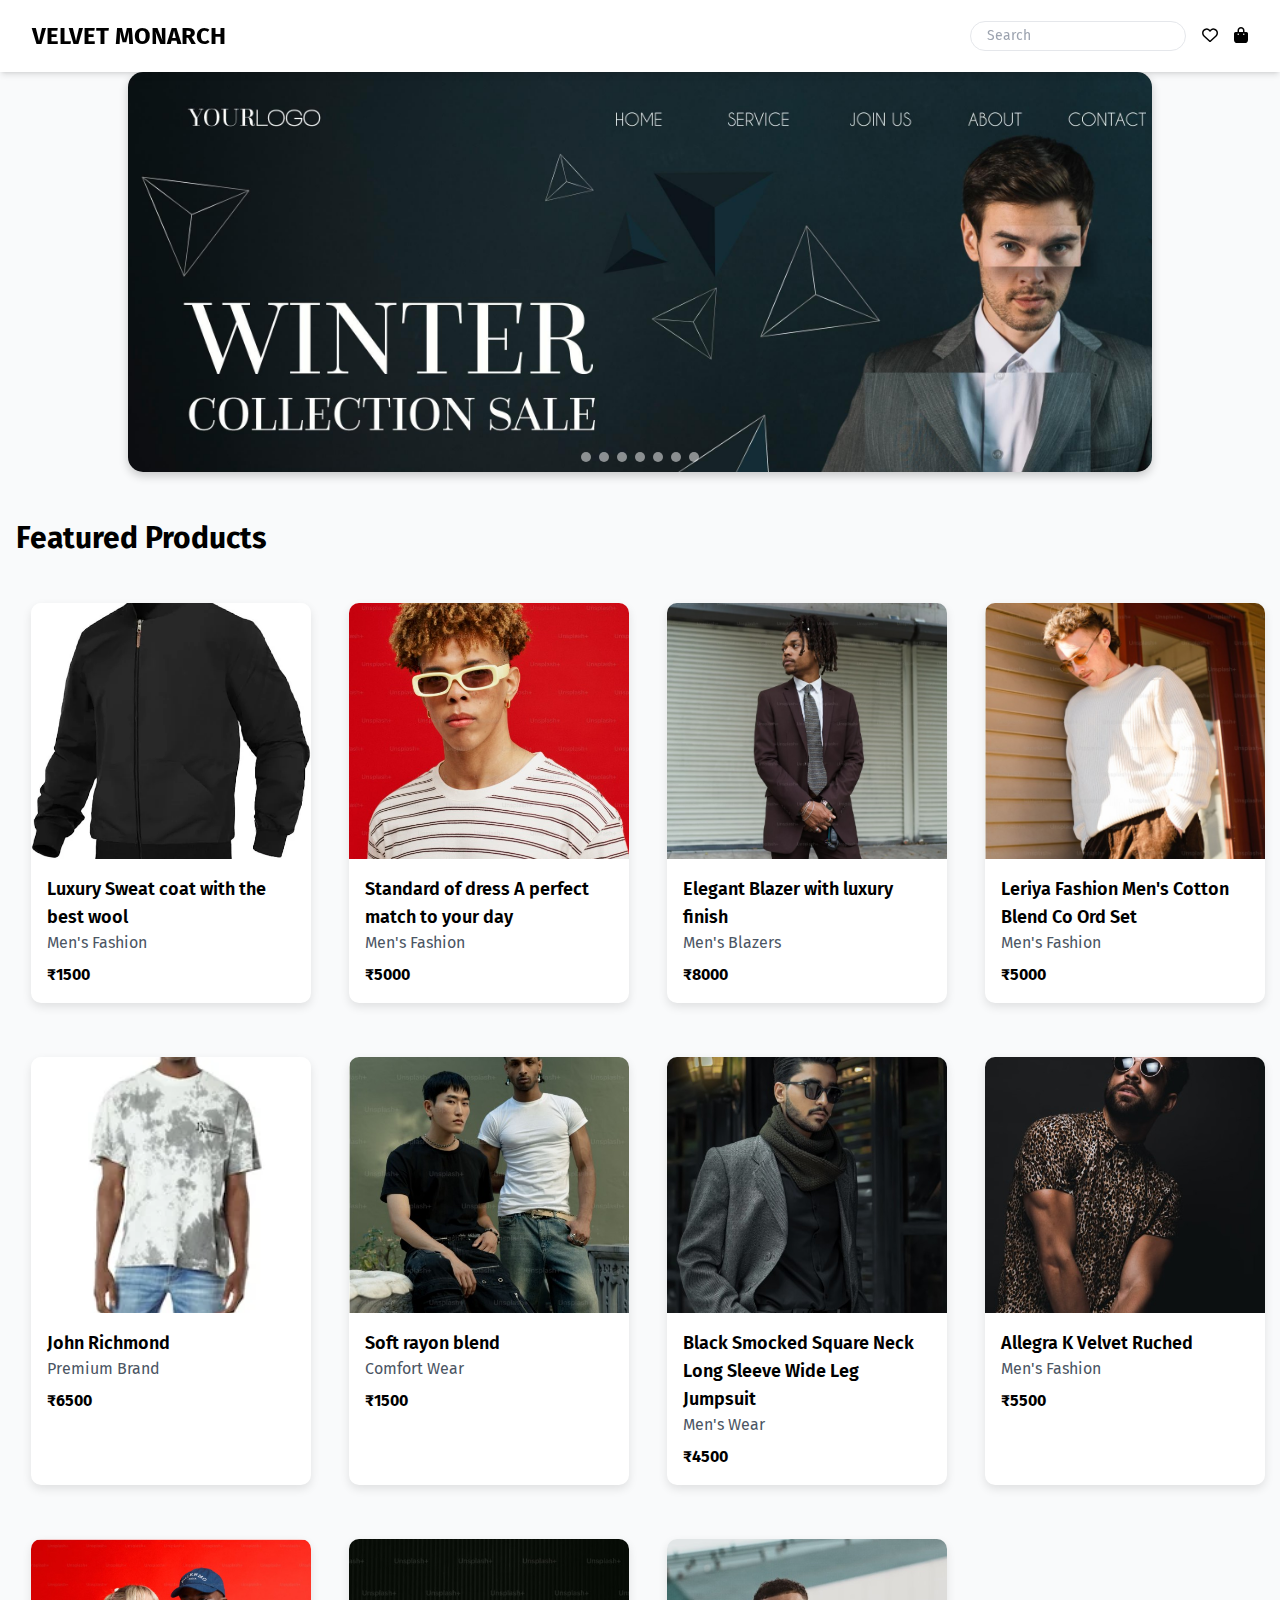
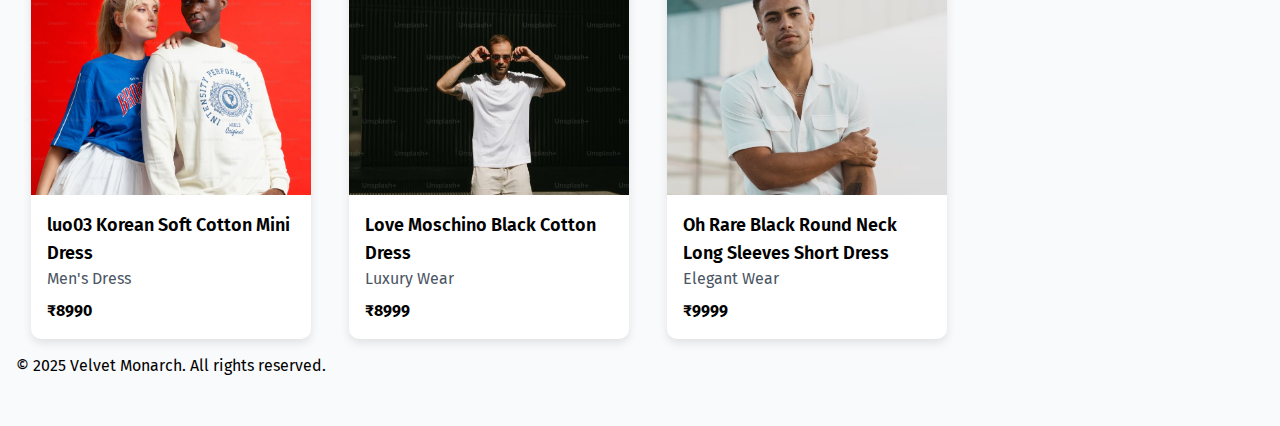
<file: black/men.html>
<!DOCTYPE html>
<html lang="en">
<head>
    <meta charset="UTF-8">
    <meta name="viewport" content="width=device-width, initial-scale=1.0">
    <title>Men's Collection - Velvet Monarch</title>
	    <link rel="stylesheet" href="https://cdnjs.cloudflare.com/ajax/libs/font-awesome/6.4.0/css/all.min.css">
    <style>
        @import url('https://fonts.googleapis.com/css2?family=Fira+Sans:wght@400;500;700&display=swap');
        body {
            font-family: 'Fira Sans', sans-serif;
        }
        .product-card:hover {
            transform: translateY(-5px);
            box-shadow: 0 10px 25px rgba(0,0,0,0.1);
        }
    </style>
<style>*, ::before, ::after{--tw-border-spacing-x:0;--tw-border-spacing-y:0;--tw-translate-x:0;--tw-translate-y:0;--tw-rotate:0;--tw-skew-x:0;--tw-skew-y:0;--tw-scale-x:1;--tw-scale-y:1;--tw-pan-x: ;--tw-pan-y: ;--tw-pinch-zoom: ;--tw-scroll-snap-strictness:proximity;--tw-gradient-from-position: ;--tw-gradient-via-position: ;--tw-gradient-to-position: ;--tw-ordinal: ;--tw-slashed-zero: ;--tw-numeric-figure: ;--tw-numeric-spacing: ;--tw-numeric-fraction: ;--tw-ring-inset: ;--tw-ring-offset-width:0px;--tw-ring-offset-color:#fff;--tw-ring-color:rgb(59 130 246 / 0.5);--tw-ring-offset-shadow:0 0 #0000;--tw-ring-shadow:0 0 #0000;--tw-shadow:0 0 #0000;--tw-shadow-colored:0 0 #0000;--tw-blur: ;--tw-brightness: ;--tw-contrast: ;--tw-grayscale: ;--tw-hue-rotate: ;--tw-invert: ;--tw-saturate: ;--tw-sepia: ;--tw-drop-shadow: ;--tw-backdrop-blur: ;--tw-backdrop-brightness: ;--tw-backdrop-contrast: ;--tw-backdrop-grayscale: ;--tw-backdrop-hue-rotate: ;--tw-backdrop-invert: ;--tw-backdrop-opacity: ;--tw-backdrop-saturate: ;--tw-backdrop-sepia: ;--tw-contain-size: ;--tw-contain-layout: ;--tw-contain-paint: ;--tw-contain-style: }::backdrop{--tw-border-spacing-x:0;--tw-border-spacing-y:0;--tw-translate-x:0;--tw-translate-y:0;--tw-rotate:0;--tw-skew-x:0;--tw-skew-y:0;--tw-scale-x:1;--tw-scale-y:1;--tw-pan-x: ;--tw-pan-y: ;--tw-pinch-zoom: ;--tw-scroll-snap-strictness:proximity;--tw-gradient-from-position: ;--tw-gradient-via-position: ;--tw-gradient-to-position: ;--tw-ordinal: ;--tw-slashed-zero: ;--tw-numeric-figure: ;--tw-numeric-spacing: ;--tw-numeric-fraction: ;--tw-ring-inset: ;--tw-ring-offset-width:0px;--tw-ring-offset-color:#fff;--tw-ring-color:rgb(59 130 246 / 0.5);--tw-ring-offset-shadow:0 0 #0000;--tw-ring-shadow:0 0 #0000;--tw-shadow:0 0 #0000;--tw-shadow-colored:0 0 #0000;--tw-blur: ;--tw-brightness: ;--tw-contrast: ;--tw-grayscale: ;--tw-hue-rotate: ;--tw-invert: ;--tw-saturate: ;--tw-sepia: ;--tw-drop-shadow: ;--tw-backdrop-blur: ;--tw-backdrop-brightness: ;--tw-backdrop-contrast: ;--tw-backdrop-grayscale: ;--tw-backdrop-hue-rotate: ;--tw-backdrop-invert: ;--tw-backdrop-opacity: ;--tw-backdrop-saturate: ;--tw-backdrop-sepia: ;--tw-contain-size: ;--tw-contain-layout: ;--tw-contain-paint: ;--tw-contain-style: }/* ! tailwindcss v3.4.16 | MIT License | https://tailwindcss.com */*,::after,::before{box-sizing:border-box;border-width:0;border-style:solid;border-color:#e5e7eb}::after,::before{--tw-content:''}:host,html{line-height:1.5;-webkit-text-size-adjust:100%;-moz-tab-size:4;tab-size:4;font-family:ui-sans-serif, system-ui, sans-serif, "Apple Color Emoji", "Segoe UI Emoji", "Segoe UI Symbol", "Noto Color Emoji";font-feature-settings:normal;font-variation-settings:normal;-webkit-tap-highlight-color:transparent}body{margin:0;line-height:inherit}hr{height:0;color:inherit;border-top-width:1px}abbr:where([title]){-webkit-text-decoration:underline dotted;text-decoration:underline dotted}h1,h2,h3,h4,h5,h6{font-size:inherit;font-weight:inherit}a{color:inherit;text-decoration:inherit}b,strong{font-weight:bolder}code,kbd,pre,samp{font-family:ui-monospace, SFMono-Regular, Menlo, Monaco, Consolas, "Liberation Mono", "Courier New", monospace;font-feature-settings:normal;font-variation-settings:normal;font-size:1em}small{font-size:80%}sub,sup{font-size:75%;line-height:0;position:relative;vertical-align:baseline}sub{bottom:-.25em}sup{top:-.5em}table{text-indent:0;border-color:inherit;border-collapse:collapse}button,input,optgroup,select,textarea{font-family:inherit;font-feature-settings:inherit;font-variation-settings:inherit;font-size:100%;font-weight:inherit;line-height:inherit;letter-spacing:inherit;color:inherit;margin:0;padding:0}button,select{text-transform:none}button,input:where([type=button]),input:where([type=reset]),input:where([type=submit]){-webkit-appearance:button;background-color:transparent;background-image:none}:-moz-focusring{outline:auto}:-moz-ui-invalid{box-shadow:none}progress{vertical-align:baseline}::-webkit-inner-spin-button,::-webkit-outer-spin-button{height:auto}[type=search]{-webkit-appearance:textfield;outline-offset:-2px}::-webkit-search-decoration{-webkit-appearance:none}::-webkit-file-upload-button{-webkit-appearance:button;font:inherit}summary{display:list-item}blockquote,dd,dl,figure,h1,h2,h3,h4,h5,h6,hr,p,pre{margin:0}fieldset{margin:0;padding:0}legend{padding:0}menu,ol,ul{list-style:none;margin:0;padding:0}dialog{padding:0}textarea{resize:vertical}input::placeholder,textarea::placeholder{opacity:1;color:#9ca3af}[role=button],button{cursor:pointer}:disabled{cursor:default}audio,canvas,embed,iframe,img,object,svg,video{display:block;vertical-align:middle}img,video{max-width:100%;height:auto}[hidden]:where(:not([hidden=until-found])){display:none}.container{width:100%}@media (min-width: 640px){.container{max-width:640px}}@media (min-width: 768px){.container{max-width:768px}}@media (min-width: 1024px){.container{max-width:1024px}}@media (min-width: 1280px){.container{max-width:1280px}}@media (min-width: 1536px){.container{max-width:1536px}}.absolute{position:absolute}.relative{position:relative}.sticky{position:sticky}.inset-0{inset:0px}.top-0{top:0px}.z-10{z-index:10}.z-50{z-index:50}.mx-auto{margin-left:auto;margin-right:auto}.mb-4{margin-bottom:1rem}.mb-6{margin-bottom:1.5rem}.mb-8{margin-bottom:2rem}.mt-2{margin-top:0.5rem}.mt-8{margin-top:2rem}.flex{display:flex}.grid{display:grid}.hidden{display:none}.h-64{height:16rem}.h-96{height:24rem}.h-full{height:100%}.w-full{width:100%}.grid-cols-1{grid-template-columns:repeat(1, minmax(0, 1fr))}.items-center{align-items:center}.justify-between{justify-content:space-between}.gap-6{gap:1.5rem}.gap-8{gap:2rem}.space-x-4 > :not([hidden]) ~ :not([hidden]){--tw-space-x-reverse:0;margin-right:calc(1rem * var(--tw-space-x-reverse));margin-left:calc(1rem * calc(1 - var(--tw-space-x-reverse)))}.space-x-6 > :not([hidden]) ~ :not([hidden]){--tw-space-x-reverse:0;margin-right:calc(1.5rem * var(--tw-space-x-reverse));margin-left:calc(1.5rem * calc(1 - var(--tw-space-x-reverse)))}.space-x-8 > :not([hidden]) ~ :not([hidden]){--tw-space-x-reverse:0;margin-right:calc(2rem * var(--tw-space-x-reverse));margin-left:calc(2rem * calc(1 - var(--tw-space-x-reverse)))}.space-y-2 > :not([hidden]) ~ :not([hidden]){--tw-space-y-reverse:0;margin-top:calc(0.5rem * calc(1 - var(--tw-space-y-reverse)));margin-bottom:calc(0.5rem * var(--tw-space-y-reverse))}.overflow-hidden{overflow:hidden}.rounded-full{border-radius:9999px}.rounded-lg{border-radius:0.5rem}.border{border-width:1px}.border-t{border-top-width:1px}.border-gray-200{--tw-border-opacity:1;border-color:rgb(229 231 235 / var(--tw-border-opacity, 1))}.bg-black{--tw-bg-opacity:1;background-color:rgb(0 0 0 / var(--tw-bg-opacity, 1))}.bg-gray-100{--tw-bg-opacity:1;background-color:rgb(243 244 246 / var(--tw-bg-opacity, 1))}.bg-gray-50{--tw-bg-opacity:1;background-color:rgb(249 250 251 / var(--tw-bg-opacity, 1))}.bg-gray-900{--tw-bg-opacity:1;background-color:rgb(17 24 39 / var(--tw-bg-opacity, 1))}.bg-white{--tw-bg-opacity:1;background-color:rgb(255 255 255 / var(--tw-bg-opacity, 1))}.bg-opacity-0{--tw-bg-opacity:0}.bg-\[url\(\'https\:\/\/images\.unsplash\.com\/photo-1542291026-7eec264c27ff\'\)\]{background-image:url('https://images.unsplash.com/photo-1542291026-7eec264c27ff')}.bg-cover{background-size:cover}.bg-center{background-position:center}.object-cover{object-fit:cover}.p-4{padding:1rem}.px-4{padding-left:1rem;padding-right:1rem}.px-6{padding-left:1.5rem;padding-right:1.5rem}.py-1{padding-top:0.25rem;padding-bottom:0.25rem}.py-12{padding-top:3rem;padding-bottom:3rem}.py-2{padding-top:0.5rem;padding-bottom:0.5rem}.py-3{padding-top:0.75rem;padding-bottom:0.75rem}.pt-8{padding-top:2rem}.text-center{text-align:center}.text-2xl{font-size:1.5rem;line-height:2rem}.text-3xl{font-size:1.875rem;line-height:2.25rem}.text-4xl{font-size:2.25rem;line-height:2.5rem}.text-lg{font-size:1.125rem;line-height:1.75rem}.text-sm{font-size:0.875rem;line-height:1.25rem}.text-xl{font-size:1.25rem;line-height:1.75rem}.font-bold{font-weight:700}.font-medium{font-weight:500}.font-semibold{font-weight:600}.text-black{--tw-text-opacity:1;color:rgb(0 0 0 / var(--tw-text-opacity, 1))}.text-gray-500{--tw-text-opacity:1;color:rgb(107 114 128 / var(--tw-text-opacity, 1))}.text-gray-600{--tw-text-opacity:1;color:rgb(75 85 99 / var(--tw-text-opacity, 1))}.text-white{--tw-text-opacity:1;color:rgb(255 255 255 / var(--tw-text-opacity, 1))}.opacity-40{opacity:0.4}.shadow-md{--tw-shadow:0 4px 6px -1px rgb(0 0 0 / 0.1), 0 2px 4px -2px rgb(0 0 0 / 0.1);--tw-shadow-colored:0 4px 6px -1px var(--tw-shadow-color), 0 2px 4px -2px var(--tw-shadow-color);box-shadow:var(--tw-ring-offset-shadow, 0 0 #0000), var(--tw-ring-shadow, 0 0 #0000), var(--tw-shadow)}.transition{transition-property:color, background-color, border-color, fill, stroke, opacity, box-shadow, transform, filter, -webkit-text-decoration-color, -webkit-backdrop-filter;transition-property:color, background-color, border-color, text-decoration-color, fill, stroke, opacity, box-shadow, transform, filter, backdrop-filter;transition-property:color, background-color, border-color, text-decoration-color, fill, stroke, opacity, box-shadow, transform, filter, backdrop-filter, -webkit-text-decoration-color, -webkit-backdrop-filter;transition-timing-function:cubic-bezier(0.4, 0, 0.2, 1);transition-duration:150ms}.duration-300{transition-duration:300ms}.hover\:bg-gray-200:hover{--tw-bg-opacity:1;background-color:rgb(229 231 235 / var(--tw-bg-opacity, 1))}.hover\:bg-opacity-10:hover{--tw-bg-opacity:0.1}.hover\:text-gray-600:hover{--tw-text-opacity:1;color:rgb(75 85 99 / var(--tw-text-opacity, 1))}.hover\:underline:hover{-webkit-text-decoration-line:underline;text-decoration-line:underline}.focus\:outline-none:focus{outline:2px solid transparent;outline-offset:2px}@media (min-width: 640px){.sm\:grid-cols-2{grid-template-columns:repeat(2, minmax(0, 1fr))}}@media (min-width: 768px){.md\:flex{display:flex}.md\:grid-cols-3{grid-template-columns:repeat(3, minmax(0, 1fr))}.md\:grid-cols-4{grid-template-columns:repeat(4, minmax(0, 1fr))}.md\:text-5xl{font-size:3rem;line-height:1}}@media (min-width: 1024px){.lg\:grid-cols-4{grid-template-columns:repeat(4, minmax(0, 1fr))}}</style></head><script src="https://codesandbox.io/p/preview-protocol.js" defer="" async=""></script>

<body class="bg-gray-50">
    <!-- Navigation will go here -->
    <nav class="bg-white shadow-md sticky top-0 z-50">
        <div class="container mx-auto px-4 py-3 flex justify-between items-center">
            <div class="flex items-center space-x-8">
                <a href="#" class="text-2xl font-bold">VELVET MONARCH</a>
                <div class="hidden md:flex space-x-6">
                    <a href="index.html" class="hover:text-gray-600">Home</a>
                    <a href="#" class="hover:text-gray-600">Women</a>
                    <a href="#" class="hover:text-gray-600">Kids</a>
                    <a href="#" class="hover:text-gray-600">Sale</a>
                </div>
            </div>
            <div class="flex items-center space-x-4">
                <div class="relative">
                    <input type="text" placeholder="Search" class="border rounded-full py-1 px-4 text-sm focus:outline-none">
                </div>
                <a href="#"><i class="far fa-heart"></i></a>
                <a href="#"><i class="fas fa-shopping-bag"></i></a>
            </div>
        </div>
    </nav>

   <body>
   <div class="slideshow-container">
    <div class="slider-wrapper">
		 <link rel="stylesheet" href="style.css">
        <div class="slide"><img src="images/back.jpg" alt="Slide 1"></div>
        <div class="slide"><img src="images/slide1.jpg" alt="Slide 2"></div>
        <div class="slide"><img src="images/slide2.jpg" alt="Slide 3"></div>
		 <div class="slide"><img src="images/slide3.jpg" alt="Slide 4"></div>
		  <div class="slide"><img src="images/slide4.jpg" alt="Slide 5"></div>
		   <div class="slide"><img src="images/slide5.jpg" alt="Slide 6"></div>
		    <div class="slide"><img src="images/slide6.jpg" alt="Slide 7"></div>
    </div>

    <!-- Navigation Dots -->
          <div class="dots">
            <span class="dot" onclick="currentSlide(1)"></span>
            <span class="dot" onclick="currentSlide(2)"></span>
            <span class="dot" onclick="currentSlide(4)"></span>
			<span class="dot" onclick="currentSlide(5)"></span>
			<span class="dot" onclick="currentSlide(6)"></span>
			<span class="dot" onclick="currentSlide(7)"></span>
			<span class="dot" onclick="currentSlide(8)"></span>
</div>
</div>

    <script src="script.js"></script>
</body>

    <!-- Main Content -->
    <main class="container mx-auto px-4 py-12">
        <h2 class="text-3xl font-bold mb-8">Featured Products</h2>
      <!-- Product Grid -->
        <div class="grid grid-cols-1 sm:grid-cols-2 md:grid-cols-3 lg:grid-cols-4 gap-6">
        <!-- Product Card 1 -->
<!-- Example for Product Card 1 - modify all cards similarly -->
<div class="product-card bg-white rounded-lg overflow-hidden shadow-md transition duration-300">
    <a href="product-detail.html?id=1"> <!-- Link to detail page with product ID -->
        <div class="relative overflow-hidden h-64">
            <img src="images/product1.jpg" alt="Luxury Sweat coat with the best wool" class="w-full h-full object-cover">
            <div class="absolute inset-0 bg-black bg-opacity-0 hover:bg-opacity-10 transition"></div>
        </div>
        <div class="p-4">
            <h3 class="font-semibold text-lg">Luxury Sweat coat with the best wool</h3>
            <p class="text-gray-600">Men's Fashion</p>
            <p class="font-bold mt-2">₹1500</p>
        </div>
    </a>
</div>

<!-- Product Card 2 -->
<div class="product-card bg-white rounded-lg overflow-hidden shadow-md transition duration-300">
    <a href="product2-detail.html?id=1">
	<div class="relative overflow-hidden h-64">
        <img src="images/product2.jpg" alt="Standard of dress A perfect match to your day" class="w-full h-full object-cover">
        <div class="absolute inset-0 bg-black bg-opacity-0 hover:bg-opacity-10 transition"></div>
    </div>
    <div class="p-4">
        <h3 class="font-semibold text-lg">Standard of dress A perfect match to your day</h3>
        <p class="text-gray-600">Men's Fashion</p>
        <p class="font-bold mt-2">₹5000</p>
    </div>
	</a>
</div>

<!-- Product Card 3 -->
<div class="product-card bg-white rounded-lg overflow-hidden shadow-md transition duration-300">
	<a href="product3-detail.html?id=1">
    <div class="relative overflow-hidden h-64">
        <img src="images/product3.jpg" alt="Elegant Blazer with luxury finish" class="w-full h-full object-cover">
        <div class="absolute inset-0 bg-black bg-opacity-0 hover:bg-opacity-10 transition"></div>
    </div>
    <div class="p-4">
        <h3 class="font-semibold text-lg">Elegant Blazer with luxury finish</h3>
        <p class="text-gray-600">Men's Blazers</p>
        <p class="font-bold mt-2">₹8000</p>
    </div>
	</a>
</div>

<!-- Product Card 4 -->
<div class="product-card bg-white rounded-lg overflow-hidden shadow-md transition duration-300">
    <div class="relative overflow-hidden h-64">
        <img src="images/product4.jpg" alt="Leriya Fashion Men's Cotton Blend Co Ord Set" class="w-full h-full object-cover">
        <div class="absolute inset-0 bg-black bg-opacity-0 hover:bg-opacity-10 transition"></div>
    </div>
    <div class="p-4">
        <h3 class="font-semibold text-lg">Leriya Fashion Men's Cotton Blend Co Ord Set</h3>
        <p class="text-gray-600">Men's Fashion</p>
        <p class="font-bold mt-2">₹5000</p>
    </div>
</div>

<!-- Product Card 5 -->
<div class="product-card bg-white rounded-lg overflow-hidden shadow-md transition duration-300">
    <div class="relative overflow-hidden h-64">
        <img src="images/product5.jpg" alt="John Richmond" class="w-full h-full object-cover">
        <div class="absolute inset-0 bg-black bg-opacity-0 hover:bg-opacity-10 transition"></div>
    </div>
    <div class="p-4">
        <h3 class="font-semibold text-lg">John Richmond</h3>
        <p class="text-gray-600">Premium Brand</p>
        <p class="font-bold mt-2">₹6500</p>
    </div>
</div>

<!-- Product Card 6 -->
<div class="product-card bg-white rounded-lg overflow-hidden shadow-md transition duration-300">
    <div class="relative overflow-hidden h-64">
        <img src="images/product6.jpg" alt="Soft rayon blend" class="w-full h-full object-cover">
        <div class="absolute inset-0 bg-black bg-opacity-0 hover:bg-opacity-10 transition"></div>
    </div>
    <div class="p-4">
        <h3 class="font-semibold text-lg">Soft rayon blend</h3>
        <p class="text-gray-600">Comfort Wear</p>
        <p class="font-bold mt-2">₹1500</p>
    </div>
</div>

<!-- Product Card 7 -->
<div class="product-card bg-white rounded-lg overflow-hidden shadow-md transition duration-300">
    <div class="relative overflow-hidden h-64">
        <img src="images/product7.jpg" alt="Black Smocked Square Neck Long Sleeve Wide Leg Jumpsuit" class="w-full h-full object-cover">
        <div class="absolute inset-0 bg-black bg-opacity-0 hover:bg-opacity-10 transition"></div>
    </div>
    <div class="p-4">
        <h3 class="font-semibold text-lg">Black Smocked Square Neck Long Sleeve Wide Leg Jumpsuit</h3>
        <p class="text-gray-600">Men's Wear</p>
        <p class="font-bold mt-2">₹4500</p>
    </div>
</div>

<!-- Product Card 8 -->
<div class="product-card bg-white rounded-lg overflow-hidden shadow-md transition duration-300">
    <div class="relative overflow-hidden h-64">
        <img src="images/product8.jpg" alt="Allegra K Velvet Ruched" class="w-full h-full object-cover">
        <div class="absolute inset-0 bg-black bg-opacity-0 hover:bg-opacity-10 transition"></div>
    </div>
    <div class="p-4">
        <h3 class="font-semibold text-lg">Allegra K Velvet Ruched</h3>
        <p class="text-gray-600">Men's Fashion</p>
        <p class="font-bold mt-2">₹5500</p>
    </div>
</div>

<!-- Product Card 9 -->
<div class="product-card bg-white rounded-lg overflow-hidden shadow-md transition duration-300">
    <div class="relative overflow-hidden h-64">
        <img src="images/product9.jpg" alt="luo03 Korean Soft Cotton Mini Dress" class="w-full h-full object-cover">
        <div class="absolute inset-0 bg-black bg-opacity-0 hover:bg-opacity-10 transition"></div>
    </div>
    <div class="p-4">
        <h3 class="font-semibold text-lg">luo03 Korean Soft Cotton Mini Dress</h3>
        <p class="text-gray-600">Men's Dress</p>
        <p class="font-bold mt-2">₹8990</p>
    </div>
</div>

<!-- Product Card 10 -->
<div class="product-card bg-white rounded-lg overflow-hidden shadow-md transition duration-300">
    <div class="relative overflow-hidden h-64">
        <img src="images/product10.jpg" alt="Love Moschino Black Cotton Dress" class="w-full h-full object-cover">
        <div class="absolute inset-0 bg-black bg-opacity-0 hover:bg-opacity-10 transition"></div>
    </div>
    <div class="p-4">
        <h3 class="font-semibold text-lg">Love Moschino Black Cotton Dress</h3>
        <p class="text-gray-600">Luxury Wear</p>
        <p class="font-bold mt-2">₹8999</p>
    </div>
</div>

<!-- Product Card 11 -->
<div class="product-card bg-white rounded-lg overflow-hidden shadow-md transition duration-300">
    <div class="relative overflow-hidden h-64">
        <img src="images/product11.jpg" alt="Oh Rare Black Round Neck Long Sleeves Short Dress" class="w-full h-full object-cover">
        <div class="absolute inset-0 bg-black bg-opacity-0 hover:bg-opacity-10 transition"></div>
    </div>
    <div class="p-4">
        <h3 class="font-semibold text-lg">Oh Rare Black Round Neck Long Sleeves Short Dress</h3>
        <p class="text-gray-600">Elegant Wear</p>
        <p class="font-bold mt-2">₹9999</p>
    </div>
</div>

</div>

            </div>

    <footer>
        <p>&copy; 2025 Velvet Monarch. All rights reserved.</p>
    </footer>
</body>
</html>
</file>
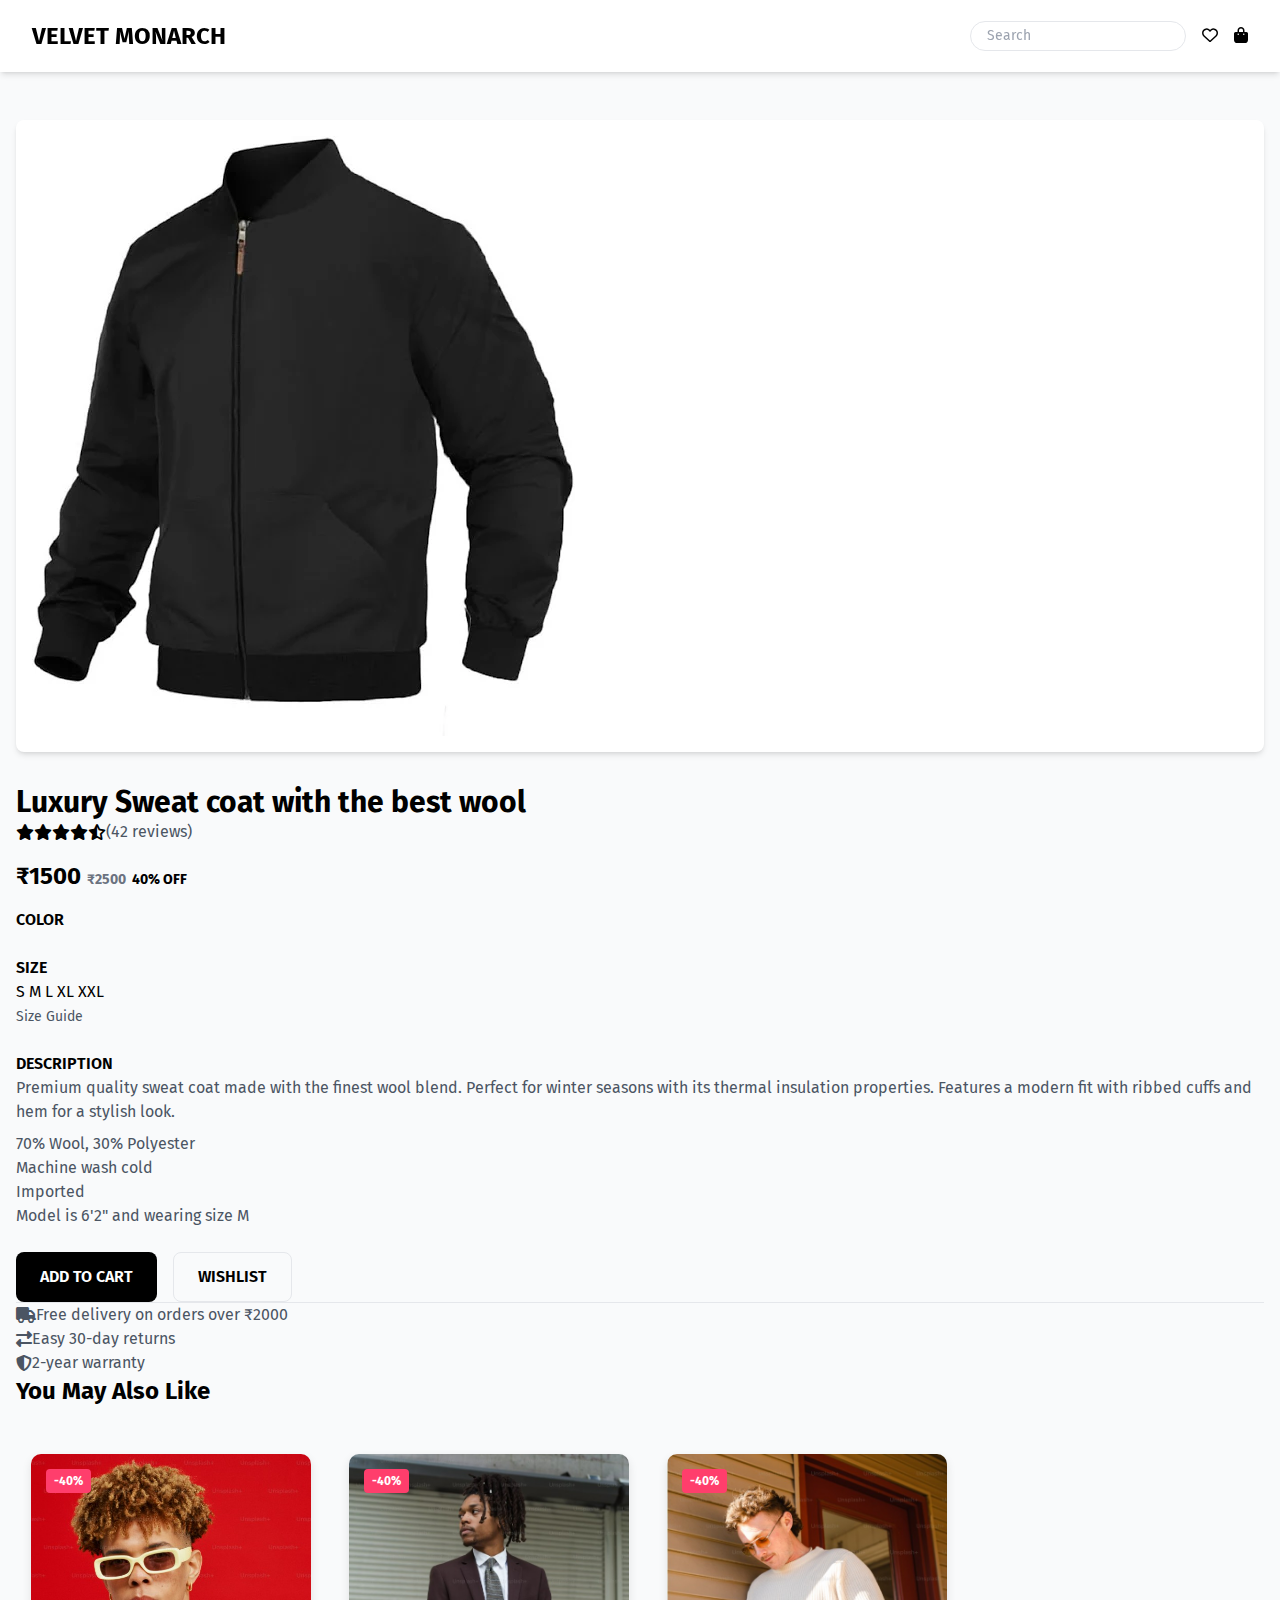
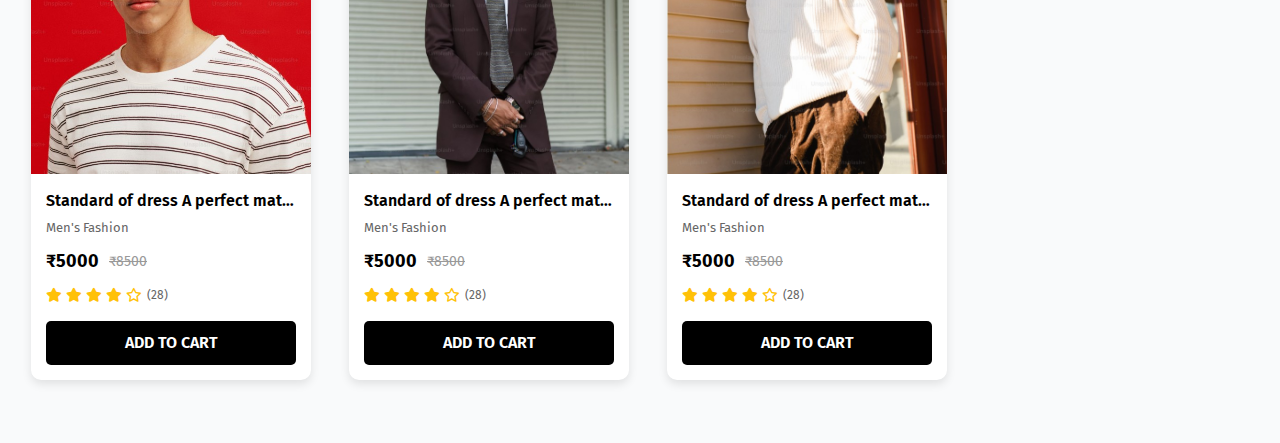
<file: black/product-detail.html>
<!DOCTYPE html>
<html lang="en">
<head>
    <meta charset="UTF-8">
    <meta name="viewport" content="width=device-width, initial-scale=1.0">
    <title>Product Detail - Velvet Monarch</title>
    <link rel="stylesheet" href="https://cdnjs.cloudflare.com/ajax/libs/font-awesome/6.4.0/css/all.min.css">
    <!-- Include the same styles as in men.html -->
    <style>
       <style>
        @import url('https://fonts.googleapis.com/css2?family=Fira+Sans:wght@400;500;700&display=swap');
        body {
            font-family: 'Fira Sans', sans-serif;
        }
        .product-card:hover {
            transform: translateY(-5px);
            box-shadow: 0 10px 25px rgba(0,0,0,0.1);
        }
    </style>
        <style>*, ::before, ::after{--tw-border-spacing-x:0;--tw-border-spacing-y:0;--tw-translate-x:0;--tw-translate-y:0;--tw-rotate:0;--tw-skew-x:0;--tw-skew-y:0;--tw-scale-x:1;--tw-scale-y:1;--tw-pan-x: ;--tw-pan-y: ;--tw-pinch-zoom: ;--tw-scroll-snap-strictness:proximity;--tw-gradient-from-position: ;--tw-gradient-via-position: ;--tw-gradient-to-position: ;--tw-ordinal: ;--tw-slashed-zero: ;--tw-numeric-figure: ;--tw-numeric-spacing: ;--tw-numeric-fraction: ;--tw-ring-inset: ;--tw-ring-offset-width:0px;--tw-ring-offset-color:#fff;--tw-ring-color:rgb(59 130 246 / 0.5);--tw-ring-offset-shadow:0 0 #0000;--tw-ring-shadow:0 0 #0000;--tw-shadow:0 0 #0000;--tw-shadow-colored:0 0 #0000;--tw-blur: ;--tw-brightness: ;--tw-contrast: ;--tw-grayscale: ;--tw-hue-rotate: ;--tw-invert: ;--tw-saturate: ;--tw-sepia: ;--tw-drop-shadow: ;--tw-backdrop-blur: ;--tw-backdrop-brightness: ;--tw-backdrop-contrast: ;--tw-backdrop-grayscale: ;--tw-backdrop-hue-rotate: ;--tw-backdrop-invert: ;--tw-backdrop-opacity: ;--tw-backdrop-saturate: ;--tw-backdrop-sepia: ;--tw-contain-size: ;--tw-contain-layout: ;--tw-contain-paint: ;--tw-contain-style: }::backdrop{--tw-border-spacing-x:0;--tw-border-spacing-y:0;--tw-translate-x:0;--tw-translate-y:0;--tw-rotate:0;--tw-skew-x:0;--tw-skew-y:0;--tw-scale-x:1;--tw-scale-y:1;--tw-pan-x: ;--tw-pan-y: ;--tw-pinch-zoom: ;--tw-scroll-snap-strictness:proximity;--tw-gradient-from-position: ;--tw-gradient-via-position: ;--tw-gradient-to-position: ;--tw-ordinal: ;--tw-slashed-zero: ;--tw-numeric-figure: ;--tw-numeric-spacing: ;--tw-numeric-fraction: ;--tw-ring-inset: ;--tw-ring-offset-width:0px;--tw-ring-offset-color:#fff;--tw-ring-color:rgb(59 130 246 / 0.5);--tw-ring-offset-shadow:0 0 #0000;--tw-ring-shadow:0 0 #0000;--tw-shadow:0 0 #0000;--tw-shadow-colored:0 0 #0000;--tw-blur: ;--tw-brightness: ;--tw-contrast: ;--tw-grayscale: ;--tw-hue-rotate: ;--tw-invert: ;--tw-saturate: ;--tw-sepia: ;--tw-drop-shadow: ;--tw-backdrop-blur: ;--tw-backdrop-brightness: ;--tw-backdrop-contrast: ;--tw-backdrop-grayscale: ;--tw-backdrop-hue-rotate: ;--tw-backdrop-invert: ;--tw-backdrop-opacity: ;--tw-backdrop-saturate: ;--tw-backdrop-sepia: ;--tw-contain-size: ;--tw-contain-layout: ;--tw-contain-paint: ;--tw-contain-style: }/* ! tailwindcss v3.4.16 | MIT License | https://tailwindcss.com */*,::after,::before{box-sizing:border-box;border-width:0;border-style:solid;border-color:#e5e7eb}::after,::before{--tw-content:''}:host,html{line-height:1.5;-webkit-text-size-adjust:100%;-moz-tab-size:4;tab-size:4;font-family:ui-sans-serif, system-ui, sans-serif, "Apple Color Emoji", "Segoe UI Emoji", "Segoe UI Symbol", "Noto Color Emoji";font-feature-settings:normal;font-variation-settings:normal;-webkit-tap-highlight-color:transparent}body{margin:0;line-height:inherit}hr{height:0;color:inherit;border-top-width:1px}abbr:where([title]){-webkit-text-decoration:underline dotted;text-decoration:underline dotted}h1,h2,h3,h4,h5,h6{font-size:inherit;font-weight:inherit}a{color:inherit;text-decoration:inherit}b,strong{font-weight:bolder}code,kbd,pre,samp{font-family:ui-monospace, SFMono-Regular, Menlo, Monaco, Consolas, "Liberation Mono", "Courier New", monospace;font-feature-settings:normal;font-variation-settings:normal;font-size:1em}small{font-size:80%}sub,sup{font-size:75%;line-height:0;position:relative;vertical-align:baseline}sub{bottom:-.25em}sup{top:-.5em}table{text-indent:0;border-color:inherit;border-collapse:collapse}button,input,optgroup,select,textarea{font-family:inherit;font-feature-settings:inherit;font-variation-settings:inherit;font-size:100%;font-weight:inherit;line-height:inherit;letter-spacing:inherit;color:inherit;margin:0;padding:0}button,select{text-transform:none}button,input:where([type=button]),input:where([type=reset]),input:where([type=submit]){-webkit-appearance:button;background-color:transparent;background-image:none}:-moz-focusring{outline:auto}:-moz-ui-invalid{box-shadow:none}progress{vertical-align:baseline}::-webkit-inner-spin-button,::-webkit-outer-spin-button{height:auto}[type=search]{-webkit-appearance:textfield;outline-offset:-2px}::-webkit-search-decoration{-webkit-appearance:none}::-webkit-file-upload-button{-webkit-appearance:button;font:inherit}summary{display:list-item}blockquote,dd,dl,figure,h1,h2,h3,h4,h5,h6,hr,p,pre{margin:0}fieldset{margin:0;padding:0}legend{padding:0}menu,ol,ul{list-style:none;margin:0;padding:0}dialog{padding:0}textarea{resize:vertical}input::placeholder,textarea::placeholder{opacity:1;color:#9ca3af}[role=button],button{cursor:pointer}:disabled{cursor:default}audio,canvas,embed,iframe,img,object,svg,video{display:block;vertical-align:middle}img,video{max-width:100%;height:auto}[hidden]:where(:not([hidden=until-found])){display:none}.container{width:100%}@media (min-width: 640px){.container{max-width:640px}}@media (min-width: 768px){.container{max-width:768px}}@media (min-width: 1024px){.container{max-width:1024px}}@media (min-width: 1280px){.container{max-width:1280px}}@media (min-width: 1536px){.container{max-width:1536px}}.absolute{position:absolute}.relative{position:relative}.sticky{position:sticky}.inset-0{inset:0px}.top-0{top:0px}.z-10{z-index:10}.z-50{z-index:50}.mx-auto{margin-left:auto;margin-right:auto}.mb-4{margin-bottom:1rem}.mb-6{margin-bottom:1.5rem}.mb-8{margin-bottom:2rem}.mt-2{margin-top:0.5rem}.mt-8{margin-top:2rem}.flex{display:flex}.grid{display:grid}.hidden{display:none}.h-64{height:16rem}.h-96{height:24rem}.h-full{height:100%}.w-full{width:100%}.grid-cols-1{grid-template-columns:repeat(1, minmax(0, 1fr))}.items-center{align-items:center}.justify-between{justify-content:space-between}.gap-6{gap:1.5rem}.gap-8{gap:2rem}.space-x-4 > :not([hidden]) ~ :not([hidden]){--tw-space-x-reverse:0;margin-right:calc(1rem * var(--tw-space-x-reverse));margin-left:calc(1rem * calc(1 - var(--tw-space-x-reverse)))}.space-x-6 > :not([hidden]) ~ :not([hidden]){--tw-space-x-reverse:0;margin-right:calc(1.5rem * var(--tw-space-x-reverse));margin-left:calc(1.5rem * calc(1 - var(--tw-space-x-reverse)))}.space-x-8 > :not([hidden]) ~ :not([hidden]){--tw-space-x-reverse:0;margin-right:calc(2rem * var(--tw-space-x-reverse));margin-left:calc(2rem * calc(1 - var(--tw-space-x-reverse)))}.space-y-2 > :not([hidden]) ~ :not([hidden]){--tw-space-y-reverse:0;margin-top:calc(0.5rem * calc(1 - var(--tw-space-y-reverse)));margin-bottom:calc(0.5rem * var(--tw-space-y-reverse))}.overflow-hidden{overflow:hidden}.rounded-full{border-radius:9999px}.rounded-lg{border-radius:0.5rem}.border{border-width:1px}.border-t{border-top-width:1px}.border-gray-200{--tw-border-opacity:1;border-color:rgb(229 231 235 / var(--tw-border-opacity, 1))}.bg-black{--tw-bg-opacity:1;background-color:rgb(0 0 0 / var(--tw-bg-opacity, 1))}.bg-gray-100{--tw-bg-opacity:1;background-color:rgb(243 244 246 / var(--tw-bg-opacity, 1))}.bg-gray-50{--tw-bg-opacity:1;background-color:rgb(249 250 251 / var(--tw-bg-opacity, 1))}.bg-gray-900{--tw-bg-opacity:1;background-color:rgb(17 24 39 / var(--tw-bg-opacity, 1))}.bg-white{--tw-bg-opacity:1;background-color:rgb(255 255 255 / var(--tw-bg-opacity, 1))}.bg-opacity-0{--tw-bg-opacity:0}.bg-\[url\(\'https\:\/\/images\.unsplash\.com\/photo-1542291026-7eec264c27ff\'\)\]{background-image:url('https://images.unsplash.com/photo-1542291026-7eec264c27ff')}.bg-cover{background-size:cover}.bg-center{background-position:center}.object-cover{object-fit:cover}.p-4{padding:1rem}.px-4{padding-left:1rem;padding-right:1rem}.px-6{padding-left:1.5rem;padding-right:1.5rem}.py-1{padding-top:0.25rem;padding-bottom:0.25rem}.py-12{padding-top:3rem;padding-bottom:3rem}.py-2{padding-top:0.5rem;padding-bottom:0.5rem}.py-3{padding-top:0.75rem;padding-bottom:0.75rem}.pt-8{padding-top:2rem}.text-center{text-align:center}.text-2xl{font-size:1.5rem;line-height:2rem}.text-3xl{font-size:1.875rem;line-height:2.25rem}.text-4xl{font-size:2.25rem;line-height:2.5rem}.text-lg{font-size:1.125rem;line-height:1.75rem}.text-sm{font-size:0.875rem;line-height:1.25rem}.text-xl{font-size:1.25rem;line-height:1.75rem}.font-bold{font-weight:700}.font-medium{font-weight:500}.font-semibold{font-weight:600}.text-black{--tw-text-opacity:1;color:rgb(0 0 0 / var(--tw-text-opacity, 1))}.text-gray-500{--tw-text-opacity:1;color:rgb(107 114 128 / var(--tw-text-opacity, 1))}.text-gray-600{--tw-text-opacity:1;color:rgb(75 85 99 / var(--tw-text-opacity, 1))}.text-white{--tw-text-opacity:1;color:rgb(255 255 255 / var(--tw-text-opacity, 1))}.opacity-40{opacity:0.4}.shadow-md{--tw-shadow:0 4px 6px -1px rgb(0 0 0 / 0.1), 0 2px 4px -2px rgb(0 0 0 / 0.1);--tw-shadow-colored:0 4px 6px -1px var(--tw-shadow-color), 0 2px 4px -2px var(--tw-shadow-color);box-shadow:var(--tw-ring-offset-shadow, 0 0 #0000), var(--tw-ring-shadow, 0 0 #0000), var(--tw-shadow)}.transition{transition-property:color, background-color, border-color, fill, stroke, opacity, box-shadow, transform, filter, -webkit-text-decoration-color, -webkit-backdrop-filter;transition-property:color, background-color, border-color, text-decoration-color, fill, stroke, opacity, box-shadow, transform, filter, backdrop-filter;transition-property:color, background-color, border-color, text-decoration-color, fill, stroke, opacity, box-shadow, transform, filter, backdrop-filter, -webkit-text-decoration-color, -webkit-backdrop-filter;transition-timing-function:cubic-bezier(0.4, 0, 0.2, 1);transition-duration:150ms}.duration-300{transition-duration:300ms}.hover\:bg-gray-200:hover{--tw-bg-opacity:1;background-color:rgb(229 231 235 / var(--tw-bg-opacity, 1))}.hover\:bg-opacity-10:hover{--tw-bg-opacity:0.1}.hover\:text-gray-600:hover{--tw-text-opacity:1;color:rgb(75 85 99 / var(--tw-text-opacity, 1))}.hover\:underline:hover{-webkit-text-decoration-line:underline;text-decoration-line:underline}.focus\:outline-none:focus{outline:2px solid transparent;outline-offset:2px}@media (min-width: 640px){.sm\:grid-cols-2{grid-template-columns:repeat(2, minmax(0, 1fr))}}@media (min-width: 768px){.md\:flex{display:flex}.md\:grid-cols-3{grid-template-columns:repeat(3, minmax(0, 1fr))}.md\:grid-cols-4{grid-template-columns:repeat(4, minmax(0, 1fr))}.md\:text-5xl{font-size:3rem;line-height:1}}@media (min-width: 1024px){.lg\:grid-cols-4{grid-template-columns:repeat(4, minmax(0, 1fr))}}</style></head><script src="https://codesandbox.io/p/preview-protocol.js" defer="" async=""></script>

    </style>
    <!-- Include the same Tailwind CSS as in men.html -->
</head>
<body class="bg-gray-50">
    <!-- Navigation (same as men.html) -->
    <nav class="bg-white shadow-md sticky top-0 z-50">
        <div class="container mx-auto px-4 py-3 flex justify-between items-center">
            <div class="flex items-center space-x-8">
                <a href="#" class="text-2xl font-bold">VELVET MONARCH</a>
                <div class="hidden md:flex space-x-6">
                    <a href="index.html" class="hover:text-gray-600">Home</a>
					 <a href="men.html" class="hover:text-gray-600">Back</a>
                    <a href="#" class="hover:text-gray-600">Women</a>
                    <a href="#" class="hover:text-gray-600">Kids</a>
                    <a href="#" class="hover:text-gray-600">Sale</a>
                </div>
            </div>
            <div class="flex items-center space-x-4">
                <div class="relative">
                    <input type="text" placeholder="Search" class="border rounded-full py-1 px-4 text-sm focus:outline-none">
                </div>
                <a href="#"><i class="far fa-heart"></i></a>
                <a href="#"><i class="fas fa-shopping-bag"></i></a>
            </div>
        </div>
    </nav>

    <!-- Product Detail Section -->
    <main class="container mx-auto px-4 py-12">
        <div class="grid grid-cols-1 md:grid-cols-2 gap-8">
            <!-- Product Images -->
            <div>
                <div class="bg-white p-4 rounded-lg shadow-md">
				 <link rel="stylesheet" href="style.css">
					
                    <div class="product-gallery">
                        <img src="images/product1.jpg" alt="Thumbnail 1" class="thumbnail" onclick="changeImage(this)">
                    </div>
                </div>
            </div>
            
            <!-- Product Info -->
            <div>
                <h1 class="text-3xl font-bold mb-2">Luxury Sweat coat with the best wool</h1>
                <div class="flex items-center mb-4">
                    <div class="flex text-yellow-400">
                        <i class="fas fa-star"></i>
                        <i class="fas fa-star"></i>
                        <i class="fas fa-star"></i>
                        <i class="fas fa-star"></i>
                        <i class="fas fa-star-half-alt"></i>
                    </div>
                    <span class="text-gray-600 ml-2">(42 reviews)</span>
                </div>
                
                <p class="text-2xl font-bold mb-4">₹1500 <span class="text-sm text-gray-500 line-through">₹2500</span> <span class="text-green-600 text-sm">40% OFF</span></p>
                
                <div class="mb-6">
                    <h3 class="font-semibold mb-2">COLOR</h3>
                    <div class="flex space-x-2">
                        <div class="w-8 h-8 rounded-full bg-gray-800 border-2 border-black"></div>
                        <div class="w-8 h-8 rounded-full bg-blue-900 border-2 border-transparent hover:border-black"></div>
                        <div class="w-8 h-8 rounded-full bg-gray-400 border-2 border-transparent hover:border-black"></div>
                    </div>
                </div>
                
                <div class="mb-6">
                    <h3 class="font-semibold mb-2">SIZE</h3>
                    <div>
                        <span class="size-option">S</span>
                        <span class="size-option selected">M</span>
                        <span class="size-option">L</span>
                        <span class="size-option">XL</span>
                        <span class="size-option">XXL</span>
                    </div>
                    <a href="#" class="text-sm text-gray-600 hover:underline mt-2 inline-block">Size Guide</a>
                </div>
                
                <div class="mb-6">
                    <h3 class="font-semibold mb-2">DESCRIPTION</h3>
                    <p class="text-gray-600">Premium quality sweat coat made with the finest wool blend. Perfect for winter seasons with its thermal insulation properties. Features a modern fit with ribbed cuffs and hem for a stylish look.</p>
                    <ul class="list-disc pl-5 mt-2 text-gray-600">
                        <li>70% Wool, 30% Polyester</li>
                        <li>Machine wash cold</li>
                        <li>Imported</li>
                        <li>Model is 6'2" and wearing size M</li>
                    </ul>
                </div>
                
                <div class="flex space-x-4">
                    <button class="bg-black text-white px-6 py-3 rounded-lg font-semibold hover:bg-gray-800 transition">ADD TO CART</button>
                    <button class="border border-black px-6 py-3 rounded-lg font-semibold hover:bg-gray-100 transition">WISHLIST</button>
                </div>
                
                <div class="mt-6 pt-6 border-t">
                    <div class="flex items-center text-gray-600 mb-2">
                        <i class="fas fa-truck mr-2"></i>
                        <span>Free delivery on orders over ₹2000</span>
                    </div>
                    <div class="flex items-center text-gray-600 mb-2">
                        <i class="fas fa-exchange-alt mr-2"></i>
                        <span>Easy 30-day returns</span>
                    </div>
                    <div class="flex items-center text-gray-600">
                        <i class="fas fa-shield-alt mr-2"></i>
                        <span>2-year warranty</span>
                    </div>
                </div>
            </div>
        </div>
        
        <!-- Recommended Products Section -->
        <div class="mt-16">
            <h2 class="text-2xl font-bold mb-8">You May Also Like</h2>
            <div class="grid grid-cols-1 sm:grid-cols-2 md:grid-cols-3 lg:grid-cols-4 gap-6">
			<!-- Product Card 2 HTML -->
<div class="product-card" data-product-id="2">
    <div class="product-image">
        <img src="images/product2.jpg" alt="Standard of dress A perfect match to your day">
        <div class="quick-view">QUICK VIEW</div>
        <div class="wishlist-icon"><i class="far fa-heart"></i></div>
        <div class="discount-badge">-40%</div>
    </div>
    <div class="product-details">
        <h3 class="product-title">Standard of dress A perfect match to your day</h3>
        <p class="product-category">Men's Fashion</p>
        <div class="price-container">
            <span class="current-price">₹5000</span>
            <span class="original-price">₹8500</span>
        </div>
        <div class="rating">
            <div class="stars">
                <i class="fas fa-star"></i>
                <i class="fas fa-star"></i>
                <i class="fas fa-star"></i>
                <i class="fas fa-star"></i>
                <i class="far fa-star"></i>
            </div>
            <span class="review-count">(28)</span>
        </div>
        <button class="add-to-cart">ADD TO CART</button>
        <div class="size-options hidden">
            <span>S</span>
            <span>M</span>
            <span class="selected">L</span>
            <span>XL</span>
            <span>XXL</span>
        </div>
    </div>
</div>

<div class="product-card" data-product-id="2">
    <div class="product-image">
        <img src="images/product3.jpg" alt="Standard of dress A perfect match to your day">
        <div class="quick-view">QUICK VIEW</div>
        <div class="wishlist-icon"><i class="far fa-heart"></i></div>
        <div class="discount-badge">-40%</div>
    </div>
    <div class="product-details">
        <h3 class="product-title">Standard of dress A perfect match to your day</h3>
        <p class="product-category">Men's Fashion</p>
        <div class="price-container">
            <span class="current-price">₹5000</span>
            <span class="original-price">₹8500</span>
        </div>
        <div class="rating">
            <div class="stars">
                <i class="fas fa-star"></i>
                <i class="fas fa-star"></i>
                <i class="fas fa-star"></i>
                <i class="fas fa-star"></i>
                <i class="far fa-star"></i>
            </div>
            <span class="review-count">(28)</span>
        </div>
        <button class="add-to-cart">ADD TO CART</button>
        <div class="size-options hidden">
            <span>S</span>
            <span>M</span>
            <span class="selected">L</span>
            <span>XL</span>
            <span>XXL</span>
        </div>
    </div>
</div>

<div class="product-card" data-product-id="2">
    <div class="product-image">
        <img src="images/product4.jpg" alt="Standard of dress A perfect match to your day">
        <div class="quick-view">QUICK VIEW</div>
        <div class="wishlist-icon"><i class="far fa-heart"></i></div>
        <div class="discount-badge">-40%</div>
    </div>
    <div class="product-details">
        <h3 class="product-title">Standard of dress A perfect match to your day</h3>
        <p class="product-category">Men's Fashion</p>
        <div class="price-container">
            <span class="current-price">₹5000</span>
            <span class="original-price">₹8500</span>
        </div>
        <div class="rating">
            <div class="stars">
                <i class="fas fa-star"></i>
                <i class="fas fa-star"></i>
                <i class="fas fa-star"></i>
                <i class="fas fa-star"></i>
                <i class="far fa-star"></i>
            </div>
            <span class="review-count">(28)</span>
        </div>
        <button class="add-to-cart">ADD TO CART</button>
        <div class="size-options hidden">
            <span>S</span>
            <span>M</span>
            <span class="selected">L</span>
            <span>XL</span>
            <span>XXL</span>
        </div>
    </div>
</div>
                <!-- Include 4 similar products here -->
                <!-- Product cards from men.html -->
            </div>
        </div>
    </main>

    <script>
        // Change main image when thumbnail is clicked
        function changeImage(element) {
            const mainImage = document.getElementById('main-image');
            mainImage.src = element.src;
            
            // Remove selected class from all thumbnails
            document.querySelectorAll('.thumbnail').forEach(thumb => {
                thumb.classList.remove('selected');
            });
            
            // Add selected class to clicked thumbnail
            element.classList.add('selected');
        }
        
        // Select size option
        document.querySelectorAll('.size-option').forEach(option => {
            option.addEventListener('click', function() {
                document.querySelectorAll('.size-option').forEach(opt => {
                    opt.classList.remove('selected');
                });
                this.classList.add('selected');
            });
        });
        
        // Get product ID from URL (you would use this to fetch actual product data)
        const urlParams = new URLSearchParams(window.location.search);
        const productId = urlParams.get('id');
        console.log('Product ID:', productId);
        // Here you would typically fetch product data based on ID
    </script>
</body>
</html>
</file>
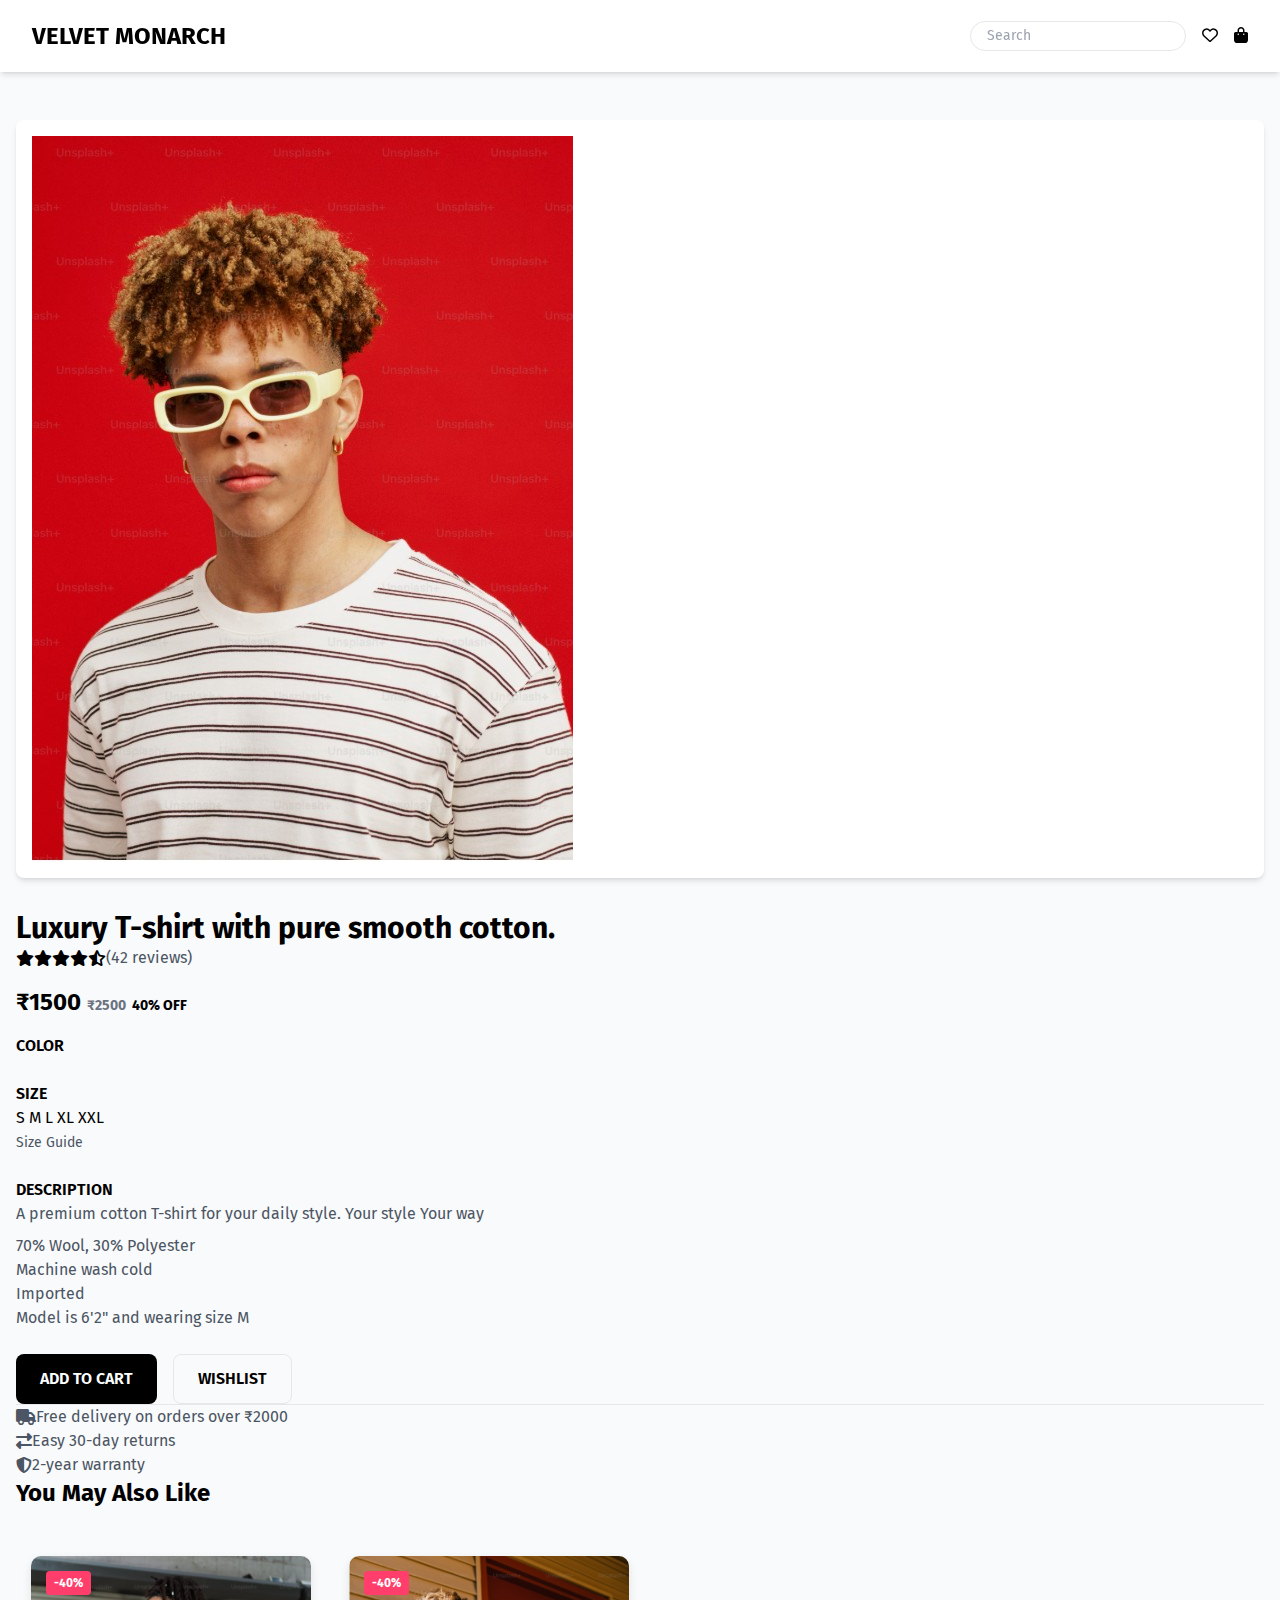
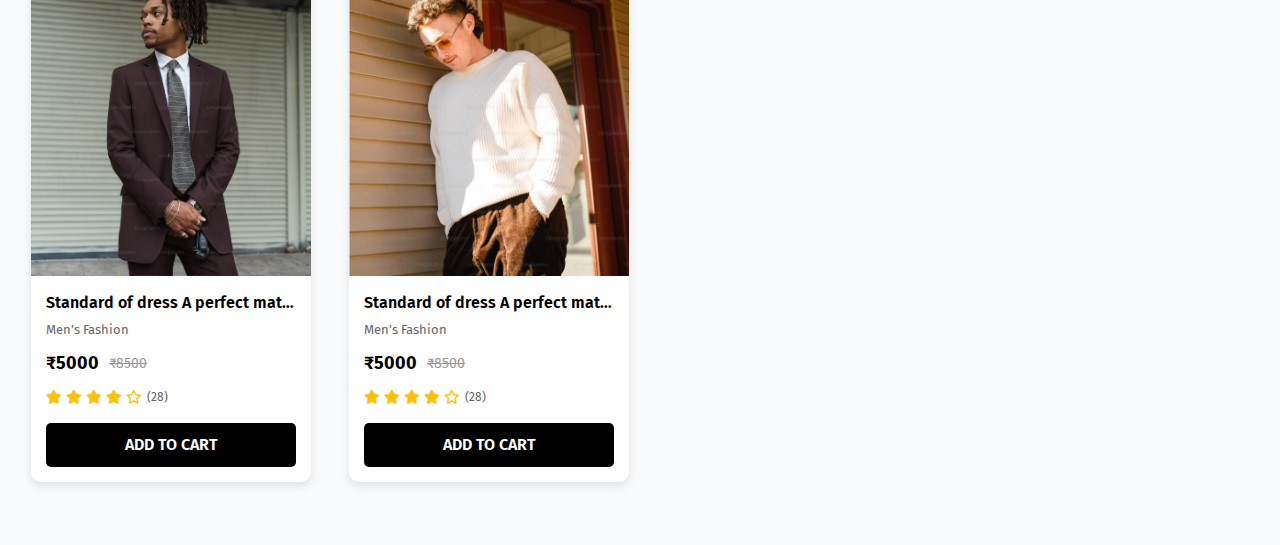
<file: black/product-detail2.html>
<!DOCTYPE html>
<html lang="en">
<head>
    <meta charset="UTF-8">
    <meta name="viewport" content="width=device-width, initial-scale=1.0">
    <title>Product Detail - Velvet Monarch</title>
    <link rel="stylesheet" href="https://cdnjs.cloudflare.com/ajax/libs/font-awesome/6.4.0/css/all.min.css">
    <!-- Include the same styles as in men.html -->
    <style>
       <style>
        @import url('https://fonts.googleapis.com/css2?family=Fira+Sans:wght@400;500;700&display=swap');
        body {
            font-family: 'Fira Sans', sans-serif;
        }
        .product-card:hover {
            transform: translateY(-5px);
            box-shadow: 0 10px 25px rgba(0,0,0,0.1);
        }
    </style>
        <style>*, ::before, ::after{--tw-border-spacing-x:0;--tw-border-spacing-y:0;--tw-translate-x:0;--tw-translate-y:0;--tw-rotate:0;--tw-skew-x:0;--tw-skew-y:0;--tw-scale-x:1;--tw-scale-y:1;--tw-pan-x: ;--tw-pan-y: ;--tw-pinch-zoom: ;--tw-scroll-snap-strictness:proximity;--tw-gradient-from-position: ;--tw-gradient-via-position: ;--tw-gradient-to-position: ;--tw-ordinal: ;--tw-slashed-zero: ;--tw-numeric-figure: ;--tw-numeric-spacing: ;--tw-numeric-fraction: ;--tw-ring-inset: ;--tw-ring-offset-width:0px;--tw-ring-offset-color:#fff;--tw-ring-color:rgb(59 130 246 / 0.5);--tw-ring-offset-shadow:0 0 #0000;--tw-ring-shadow:0 0 #0000;--tw-shadow:0 0 #0000;--tw-shadow-colored:0 0 #0000;--tw-blur: ;--tw-brightness: ;--tw-contrast: ;--tw-grayscale: ;--tw-hue-rotate: ;--tw-invert: ;--tw-saturate: ;--tw-sepia: ;--tw-drop-shadow: ;--tw-backdrop-blur: ;--tw-backdrop-brightness: ;--tw-backdrop-contrast: ;--tw-backdrop-grayscale: ;--tw-backdrop-hue-rotate: ;--tw-backdrop-invert: ;--tw-backdrop-opacity: ;--tw-backdrop-saturate: ;--tw-backdrop-sepia: ;--tw-contain-size: ;--tw-contain-layout: ;--tw-contain-paint: ;--tw-contain-style: }::backdrop{--tw-border-spacing-x:0;--tw-border-spacing-y:0;--tw-translate-x:0;--tw-translate-y:0;--tw-rotate:0;--tw-skew-x:0;--tw-skew-y:0;--tw-scale-x:1;--tw-scale-y:1;--tw-pan-x: ;--tw-pan-y: ;--tw-pinch-zoom: ;--tw-scroll-snap-strictness:proximity;--tw-gradient-from-position: ;--tw-gradient-via-position: ;--tw-gradient-to-position: ;--tw-ordinal: ;--tw-slashed-zero: ;--tw-numeric-figure: ;--tw-numeric-spacing: ;--tw-numeric-fraction: ;--tw-ring-inset: ;--tw-ring-offset-width:0px;--tw-ring-offset-color:#fff;--tw-ring-color:rgb(59 130 246 / 0.5);--tw-ring-offset-shadow:0 0 #0000;--tw-ring-shadow:0 0 #0000;--tw-shadow:0 0 #0000;--tw-shadow-colored:0 0 #0000;--tw-blur: ;--tw-brightness: ;--tw-contrast: ;--tw-grayscale: ;--tw-hue-rotate: ;--tw-invert: ;--tw-saturate: ;--tw-sepia: ;--tw-drop-shadow: ;--tw-backdrop-blur: ;--tw-backdrop-brightness: ;--tw-backdrop-contrast: ;--tw-backdrop-grayscale: ;--tw-backdrop-hue-rotate: ;--tw-backdrop-invert: ;--tw-backdrop-opacity: ;--tw-backdrop-saturate: ;--tw-backdrop-sepia: ;--tw-contain-size: ;--tw-contain-layout: ;--tw-contain-paint: ;--tw-contain-style: }/* ! tailwindcss v3.4.16 | MIT License | https://tailwindcss.com */*,::after,::before{box-sizing:border-box;border-width:0;border-style:solid;border-color:#e5e7eb}::after,::before{--tw-content:''}:host,html{line-height:1.5;-webkit-text-size-adjust:100%;-moz-tab-size:4;tab-size:4;font-family:ui-sans-serif, system-ui, sans-serif, "Apple Color Emoji", "Segoe UI Emoji", "Segoe UI Symbol", "Noto Color Emoji";font-feature-settings:normal;font-variation-settings:normal;-webkit-tap-highlight-color:transparent}body{margin:0;line-height:inherit}hr{height:0;color:inherit;border-top-width:1px}abbr:where([title]){-webkit-text-decoration:underline dotted;text-decoration:underline dotted}h1,h2,h3,h4,h5,h6{font-size:inherit;font-weight:inherit}a{color:inherit;text-decoration:inherit}b,strong{font-weight:bolder}code,kbd,pre,samp{font-family:ui-monospace, SFMono-Regular, Menlo, Monaco, Consolas, "Liberation Mono", "Courier New", monospace;font-feature-settings:normal;font-variation-settings:normal;font-size:1em}small{font-size:80%}sub,sup{font-size:75%;line-height:0;position:relative;vertical-align:baseline}sub{bottom:-.25em}sup{top:-.5em}table{text-indent:0;border-color:inherit;border-collapse:collapse}button,input,optgroup,select,textarea{font-family:inherit;font-feature-settings:inherit;font-variation-settings:inherit;font-size:100%;font-weight:inherit;line-height:inherit;letter-spacing:inherit;color:inherit;margin:0;padding:0}button,select{text-transform:none}button,input:where([type=button]),input:where([type=reset]),input:where([type=submit]){-webkit-appearance:button;background-color:transparent;background-image:none}:-moz-focusring{outline:auto}:-moz-ui-invalid{box-shadow:none}progress{vertical-align:baseline}::-webkit-inner-spin-button,::-webkit-outer-spin-button{height:auto}[type=search]{-webkit-appearance:textfield;outline-offset:-2px}::-webkit-search-decoration{-webkit-appearance:none}::-webkit-file-upload-button{-webkit-appearance:button;font:inherit}summary{display:list-item}blockquote,dd,dl,figure,h1,h2,h3,h4,h5,h6,hr,p,pre{margin:0}fieldset{margin:0;padding:0}legend{padding:0}menu,ol,ul{list-style:none;margin:0;padding:0}dialog{padding:0}textarea{resize:vertical}input::placeholder,textarea::placeholder{opacity:1;color:#9ca3af}[role=button],button{cursor:pointer}:disabled{cursor:default}audio,canvas,embed,iframe,img,object,svg,video{display:block;vertical-align:middle}img,video{max-width:100%;height:auto}[hidden]:where(:not([hidden=until-found])){display:none}.container{width:100%}@media (min-width: 640px){.container{max-width:640px}}@media (min-width: 768px){.container{max-width:768px}}@media (min-width: 1024px){.container{max-width:1024px}}@media (min-width: 1280px){.container{max-width:1280px}}@media (min-width: 1536px){.container{max-width:1536px}}.absolute{position:absolute}.relative{position:relative}.sticky{position:sticky}.inset-0{inset:0px}.top-0{top:0px}.z-10{z-index:10}.z-50{z-index:50}.mx-auto{margin-left:auto;margin-right:auto}.mb-4{margin-bottom:1rem}.mb-6{margin-bottom:1.5rem}.mb-8{margin-bottom:2rem}.mt-2{margin-top:0.5rem}.mt-8{margin-top:2rem}.flex{display:flex}.grid{display:grid}.hidden{display:none}.h-64{height:16rem}.h-96{height:24rem}.h-full{height:100%}.w-full{width:100%}.grid-cols-1{grid-template-columns:repeat(1, minmax(0, 1fr))}.items-center{align-items:center}.justify-between{justify-content:space-between}.gap-6{gap:1.5rem}.gap-8{gap:2rem}.space-x-4 > :not([hidden]) ~ :not([hidden]){--tw-space-x-reverse:0;margin-right:calc(1rem * var(--tw-space-x-reverse));margin-left:calc(1rem * calc(1 - var(--tw-space-x-reverse)))}.space-x-6 > :not([hidden]) ~ :not([hidden]){--tw-space-x-reverse:0;margin-right:calc(1.5rem * var(--tw-space-x-reverse));margin-left:calc(1.5rem * calc(1 - var(--tw-space-x-reverse)))}.space-x-8 > :not([hidden]) ~ :not([hidden]){--tw-space-x-reverse:0;margin-right:calc(2rem * var(--tw-space-x-reverse));margin-left:calc(2rem * calc(1 - var(--tw-space-x-reverse)))}.space-y-2 > :not([hidden]) ~ :not([hidden]){--tw-space-y-reverse:0;margin-top:calc(0.5rem * calc(1 - var(--tw-space-y-reverse)));margin-bottom:calc(0.5rem * var(--tw-space-y-reverse))}.overflow-hidden{overflow:hidden}.rounded-full{border-radius:9999px}.rounded-lg{border-radius:0.5rem}.border{border-width:1px}.border-t{border-top-width:1px}.border-gray-200{--tw-border-opacity:1;border-color:rgb(229 231 235 / var(--tw-border-opacity, 1))}.bg-black{--tw-bg-opacity:1;background-color:rgb(0 0 0 / var(--tw-bg-opacity, 1))}.bg-gray-100{--tw-bg-opacity:1;background-color:rgb(243 244 246 / var(--tw-bg-opacity, 1))}.bg-gray-50{--tw-bg-opacity:1;background-color:rgb(249 250 251 / var(--tw-bg-opacity, 1))}.bg-gray-900{--tw-bg-opacity:1;background-color:rgb(17 24 39 / var(--tw-bg-opacity, 1))}.bg-white{--tw-bg-opacity:1;background-color:rgb(255 255 255 / var(--tw-bg-opacity, 1))}.bg-opacity-0{--tw-bg-opacity:0}.bg-\[url\(\'https\:\/\/images\.unsplash\.com\/photo-1542291026-7eec264c27ff\'\)\]{background-image:url('https://images.unsplash.com/photo-1542291026-7eec264c27ff')}.bg-cover{background-size:cover}.bg-center{background-position:center}.object-cover{object-fit:cover}.p-4{padding:1rem}.px-4{padding-left:1rem;padding-right:1rem}.px-6{padding-left:1.5rem;padding-right:1.5rem}.py-1{padding-top:0.25rem;padding-bottom:0.25rem}.py-12{padding-top:3rem;padding-bottom:3rem}.py-2{padding-top:0.5rem;padding-bottom:0.5rem}.py-3{padding-top:0.75rem;padding-bottom:0.75rem}.pt-8{padding-top:2rem}.text-center{text-align:center}.text-2xl{font-size:1.5rem;line-height:2rem}.text-3xl{font-size:1.875rem;line-height:2.25rem}.text-4xl{font-size:2.25rem;line-height:2.5rem}.text-lg{font-size:1.125rem;line-height:1.75rem}.text-sm{font-size:0.875rem;line-height:1.25rem}.text-xl{font-size:1.25rem;line-height:1.75rem}.font-bold{font-weight:700}.font-medium{font-weight:500}.font-semibold{font-weight:600}.text-black{--tw-text-opacity:1;color:rgb(0 0 0 / var(--tw-text-opacity, 1))}.text-gray-500{--tw-text-opacity:1;color:rgb(107 114 128 / var(--tw-text-opacity, 1))}.text-gray-600{--tw-text-opacity:1;color:rgb(75 85 99 / var(--tw-text-opacity, 1))}.text-white{--tw-text-opacity:1;color:rgb(255 255 255 / var(--tw-text-opacity, 1))}.opacity-40{opacity:0.4}.shadow-md{--tw-shadow:0 4px 6px -1px rgb(0 0 0 / 0.1), 0 2px 4px -2px rgb(0 0 0 / 0.1);--tw-shadow-colored:0 4px 6px -1px var(--tw-shadow-color), 0 2px 4px -2px var(--tw-shadow-color);box-shadow:var(--tw-ring-offset-shadow, 0 0 #0000), var(--tw-ring-shadow, 0 0 #0000), var(--tw-shadow)}.transition{transition-property:color, background-color, border-color, fill, stroke, opacity, box-shadow, transform, filter, -webkit-text-decoration-color, -webkit-backdrop-filter;transition-property:color, background-color, border-color, text-decoration-color, fill, stroke, opacity, box-shadow, transform, filter, backdrop-filter;transition-property:color, background-color, border-color, text-decoration-color, fill, stroke, opacity, box-shadow, transform, filter, backdrop-filter, -webkit-text-decoration-color, -webkit-backdrop-filter;transition-timing-function:cubic-bezier(0.4, 0, 0.2, 1);transition-duration:150ms}.duration-300{transition-duration:300ms}.hover\:bg-gray-200:hover{--tw-bg-opacity:1;background-color:rgb(229 231 235 / var(--tw-bg-opacity, 1))}.hover\:bg-opacity-10:hover{--tw-bg-opacity:0.1}.hover\:text-gray-600:hover{--tw-text-opacity:1;color:rgb(75 85 99 / var(--tw-text-opacity, 1))}.hover\:underline:hover{-webkit-text-decoration-line:underline;text-decoration-line:underline}.focus\:outline-none:focus{outline:2px solid transparent;outline-offset:2px}@media (min-width: 640px){.sm\:grid-cols-2{grid-template-columns:repeat(2, minmax(0, 1fr))}}@media (min-width: 768px){.md\:flex{display:flex}.md\:grid-cols-3{grid-template-columns:repeat(3, minmax(0, 1fr))}.md\:grid-cols-4{grid-template-columns:repeat(4, minmax(0, 1fr))}.md\:text-5xl{font-size:3rem;line-height:1}}@media (min-width: 1024px){.lg\:grid-cols-4{grid-template-columns:repeat(4, minmax(0, 1fr))}}</style></head><script src="https://codesandbox.io/p/preview-protocol.js" defer="" async=""></script>

    </style>
    <!-- Include the same Tailwind CSS as in men.html -->
</head>
<body class="bg-gray-50">
    <!-- Navigation (same as men.html) -->
    <nav class="bg-white shadow-md sticky top-0 z-50">
        <div class="container mx-auto px-4 py-3 flex justify-between items-center">
            <div class="flex items-center space-x-8">
                <a href="#" class="text-2xl font-bold">VELVET MONARCH</a>
                <div class="hidden md:flex space-x-6">
                    <a href="index.html" class="hover:text-gray-600">Home</a>
					 <a href="men.html" class="hover:text-gray-600">Back</a>
                    <a href="#" class="hover:text-gray-600">Women</a>
                    <a href="#" class="hover:text-gray-600">Kids</a>
                    <a href="#" class="hover:text-gray-600">Sale</a>
                </div>
            </div>
            <div class="flex items-center space-x-4">
                <div class="relative">
                    <input type="text" placeholder="Search" class="border rounded-full py-1 px-4 text-sm focus:outline-none">
                </div>
                <a href="#"><i class="far fa-heart"></i></a>
                <a href="#"><i class="fas fa-shopping-bag"></i></a>
            </div>
        </div>
    </nav>

    <!-- Product Detail Section -->
    <main class="container mx-auto px-4 py-12">
        <div class="grid grid-cols-1 md:grid-cols-2 gap-8">
            <!-- Product Images -->
            <div>
                <div class="bg-white p-4 rounded-lg shadow-md">
				 <link rel="stylesheet" href="style.css">
					
                    <div class="product-gallery">
                        <img src="images/product2.jpg" alt="Thumbnail 1" class="thumbnail" onclick="changeImage(this)">
                    </div>
                </div>
            </div>
            
            <!-- Product Info -->
            <div>
                <h1 class="text-3xl font-bold mb-2">Luxury T-shirt with pure smooth cotton.</h1>
                <div class="flex items-center mb-4">
                    <div class="flex text-yellow-400">
                        <i class="fas fa-star"></i>
                        <i class="fas fa-star"></i>
                        <i class="fas fa-star"></i>
                        <i class="fas fa-star"></i>
                        <i class="fas fa-star-half-alt"></i>
                    </div>
                    <span class="text-gray-600 ml-2">(42 reviews)</span>
                </div>
                
                <p class="text-2xl font-bold mb-4">₹1500 <span class="text-sm text-gray-500 line-through">₹2500</span> <span class="text-green-600 text-sm">40% OFF</span></p>
                
                <div class="mb-6">
                    <h3 class="font-semibold mb-2">COLOR</h3>
                    <div class="flex space-x-2">
                        <div class="w-8 h-8 rounded-full bg-gray-800 border-2 border-black"></div>
                        <div class="w-8 h-8 rounded-full bg-blue-900 border-2 border-transparent hover:border-black"></div>
                        <div class="w-8 h-8 rounded-full bg-gray-400 border-2 border-transparent hover:border-black"></div>
                    </div>
                </div>
                
                <div class="mb-6">
                    <h3 class="font-semibold mb-2">SIZE</h3>
                    <div>
                        <span class="size-option">S</span>
                        <span class="size-option selected">M</span>
                        <span class="size-option">L</span>
                        <span class="size-option">XL</span>
                        <span class="size-option">XXL</span>
                    </div>
                    <a href="#" class="text-sm text-gray-600 hover:underline mt-2 inline-block">Size Guide</a>
                </div>
                
                <div class="mb-6">
                    <h3 class="font-semibold mb-2">DESCRIPTION</h3>
                    <p class="text-gray-600">A premium cotton T-shirt for your daily style. Your style Your way</p>
                    <ul class="list-disc pl-5 mt-2 text-gray-600">
                        <li>70% Wool, 30% Polyester</li>
                        <li>Machine wash cold</li>
                        <li>Imported</li>
                        <li>Model is 6'2" and wearing size M</li>
                    </ul>
                </div>
                
                <div class="flex space-x-4">
                    <button class="bg-black text-white px-6 py-3 rounded-lg font-semibold hover:bg-gray-800 transition">ADD TO CART</button>
                    <button class="border border-black px-6 py-3 rounded-lg font-semibold hover:bg-gray-100 transition">WISHLIST</button>
                </div>
                
                <div class="mt-6 pt-6 border-t">
                    <div class="flex items-center text-gray-600 mb-2">
                        <i class="fas fa-truck mr-2"></i>
                        <span>Free delivery on orders over ₹2000</span>
                    </div>
                    <div class="flex items-center text-gray-600 mb-2">
                        <i class="fas fa-exchange-alt mr-2"></i>
                        <span>Easy 30-day returns</span>
                    </div>
                    <div class="flex items-center text-gray-600">
                        <i class="fas fa-shield-alt mr-2"></i>
                        <span>2-year warranty</span>
                    </div>
                </div>
            </div>
        </div>
        
        <!-- Recommended Products Section -->
        <div class="mt-16">
            <h2 class="text-2xl font-bold mb-8">You May Also Like</h2>
            <div class="grid grid-cols-1 sm:grid-cols-2 md:grid-cols-3 lg:grid-cols-4 gap-6">
			<!-- Product Card 2 HTML -->
<div class="product-card" data-product-id="2">
 <link rel="stylesheet" href="style.css">
    <div class="product-image">
        <img src="images/product3.jpg" alt="Standard of dress A perfect match to your day">
        <div class="quick-view">QUICK VIEW</div>
        <div class="wishlist-icon"><i class="far fa-heart"></i></div>
        <div class="discount-badge">-40%</div>
    </div>
    <div class="product-details">
        <h3 class="product-title">Standard of dress A perfect match to your day</h3>
        <p class="product-category">Men's Fashion</p>
        <div class="price-container">
            <span class="current-price">₹5000</span>
            <span class="original-price">₹8500</span>
        </div>
        <div class="rating">
            <div class="stars">
                <i class="fas fa-star"></i>
                <i class="fas fa-star"></i>
                <i class="fas fa-star"></i>
                <i class="fas fa-star"></i>
                <i class="far fa-star"></i>
            </div>
            <span class="review-count">(28)</span>
        </div>
        <button class="add-to-cart">ADD TO CART</button>
        <div class="size-options hidden">
            <span>S</span>
            <span>M</span>
            <span class="selected">L</span>
            <span>XL</span>
            <span>XXL</span>
        </div>
    </div>
</div>
<div class="product-card" data-product-id="2">
 <link rel="stylesheet" href="style.css">
    <div class="product-image">
        <img src="images/product4.jpg" alt="Standard of dress A perfect match to your day">
        <div class="quick-view">QUICK VIEW</div>
        <div class="wishlist-icon"><i class="far fa-heart"></i></div>
        <div class="discount-badge">-40%</div>
    </div>
    <div class="product-details">
        <h3 class="product-title">Standard of dress A perfect match to your day</h3>
        <p class="product-category">Men's Fashion</p>
        <div class="price-container">
            <span class="current-price">₹5000</span>
            <span class="original-price">₹8500</span>
        </div>
        <div class="rating">
            <div class="stars">
                <i class="fas fa-star"></i>
                <i class="fas fa-star"></i>
                <i class="fas fa-star"></i>
                <i class="fas fa-star"></i>
                <i class="far fa-star"></i>
            </div>
            <span class="review-count">(28)</span>
        </div>
        <button class="add-to-cart">ADD TO CART</button>
        <div class="size-options hidden">
            <span>S</span>
            <span>M</span>
            <span class="selected">L</span>
            <span>XL</span>
            <span>XXL</span>
        </div>
    </div>
</div>
                <!-- Include 4 similar products here -->
                <!-- Product cards from men.html -->
            </div>
        </div>
    </main>

    <script>
        // Change main image when thumbnail is clicked
        function changeImage(element) {
            const mainImage = document.getElementById('main-image');
            mainImage.src = element.src;
            
            // Remove selected class from all thumbnails
            document.querySelectorAll('.thumbnail').forEach(thumb => {
                thumb.classList.remove('selected');
            });
            
            // Add selected class to clicked thumbnail
            element.classList.add('selected');
        }
        
        // Select size option
        document.querySelectorAll('.size-option').forEach(option => {
            option.addEventListener('click', function() {
                document.querySelectorAll('.size-option').forEach(opt => {
                    opt.classList.remove('selected');
                });
                this.classList.add('selected');
            });
        });
        
        // Get product ID from URL (you would use this to fetch actual product data)
        const urlParams = new URLSearchParams(window.location.search);
        const productId = urlParams.get('id');
        console.log('Product ID:', productId);
        // Here you would typically fetch product data based on ID
    </script>
</body>
</html>
</file>
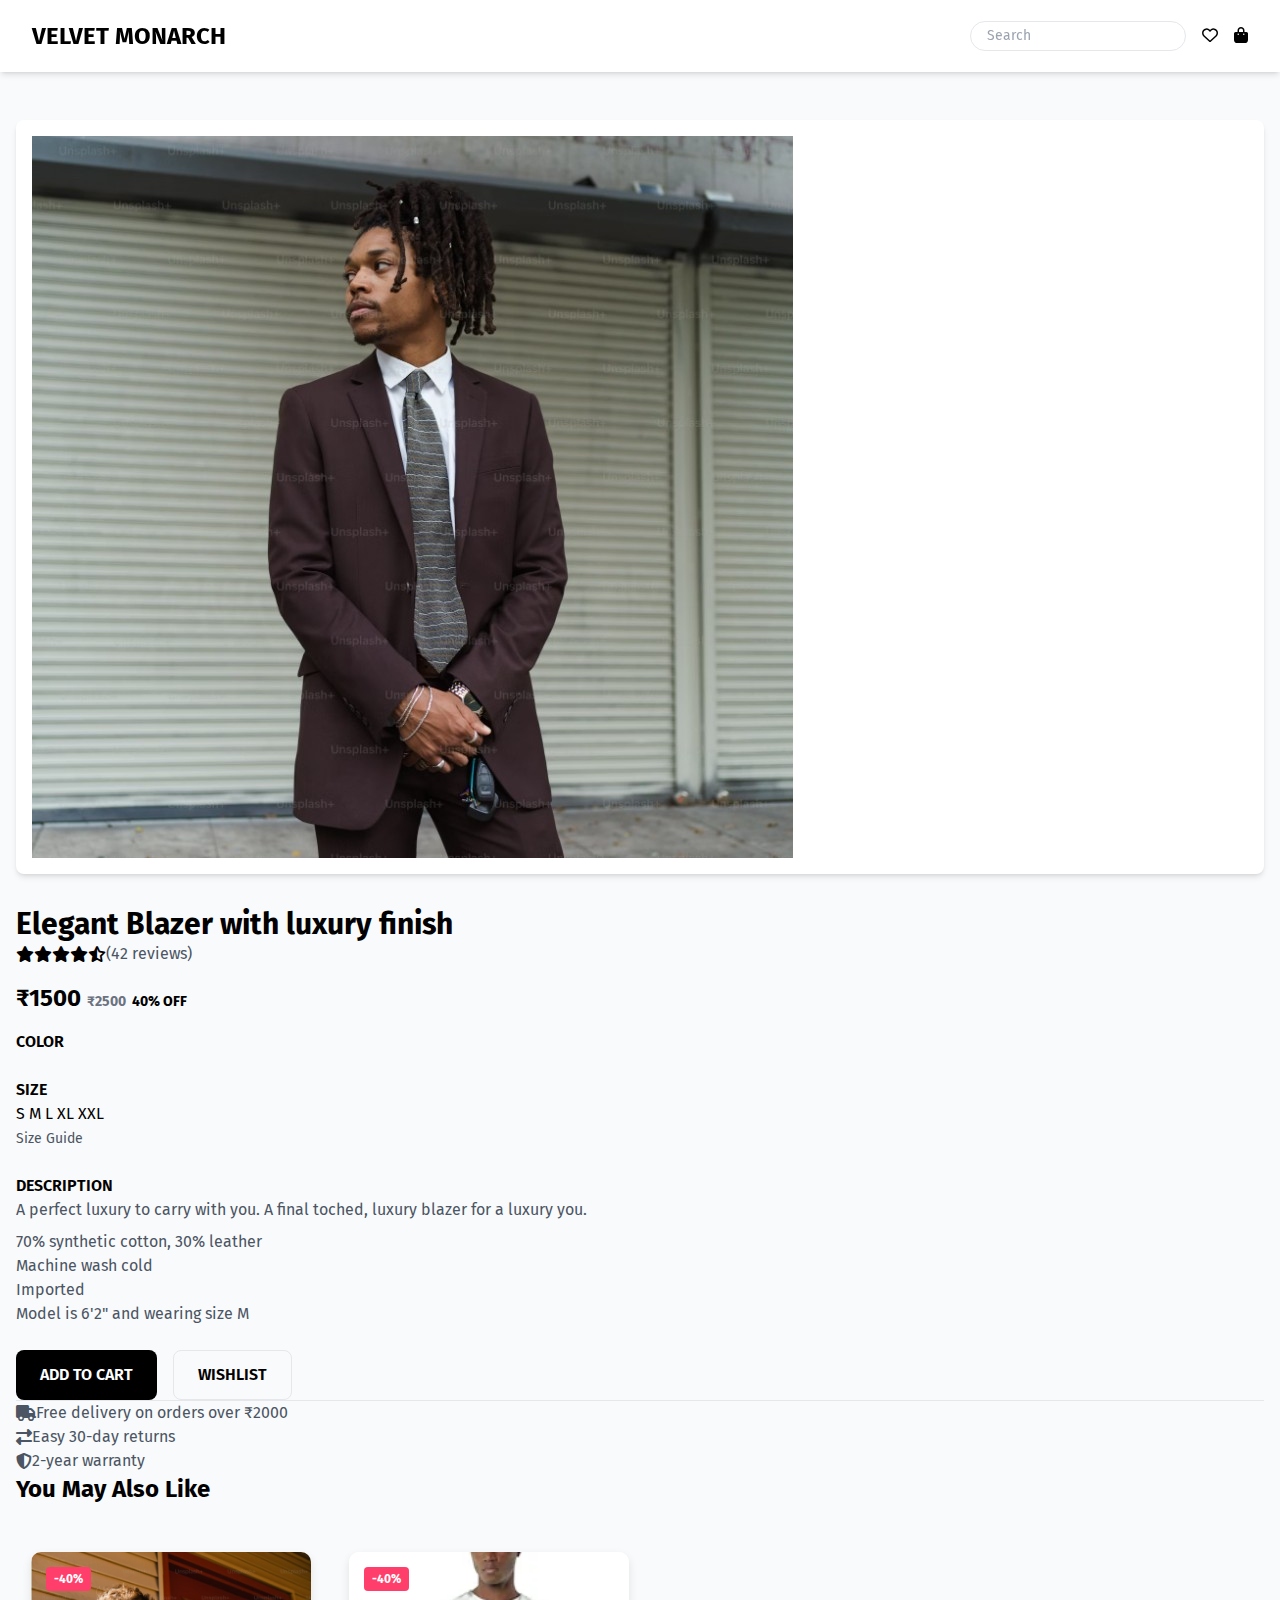
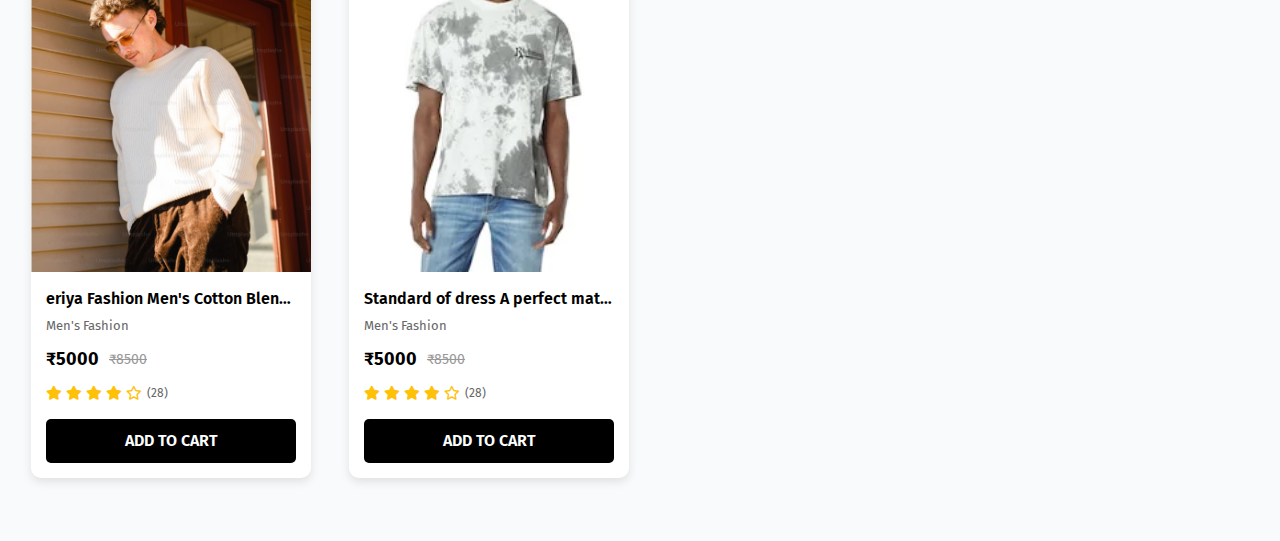
<file: black/product3-detail.html>
<!DOCTYPE html>
<html lang="en">
<head>
    <meta charset="UTF-8">
    <meta name="viewport" content="width=device-width, initial-scale=1.0">
    <title>Product Detail - Velvet Monarch</title>
    <link rel="stylesheet" href="https://cdnjs.cloudflare.com/ajax/libs/font-awesome/6.4.0/css/all.min.css">
    <!-- Include the same styles as in men.html -->
    <style>
       <style>
        @import url('https://fonts.googleapis.com/css2?family=Fira+Sans:wght@400;500;700&display=swap');
        body {
            font-family: 'Fira Sans', sans-serif;
        }
        .product-card:hover {
            transform: translateY(-5px);
            box-shadow: 0 10px 25px rgba(0,0,0,0.1);
        }
    </style>
        <style>*, ::before, ::after{--tw-border-spacing-x:0;--tw-border-spacing-y:0;--tw-translate-x:0;--tw-translate-y:0;--tw-rotate:0;--tw-skew-x:0;--tw-skew-y:0;--tw-scale-x:1;--tw-scale-y:1;--tw-pan-x: ;--tw-pan-y: ;--tw-pinch-zoom: ;--tw-scroll-snap-strictness:proximity;--tw-gradient-from-position: ;--tw-gradient-via-position: ;--tw-gradient-to-position: ;--tw-ordinal: ;--tw-slashed-zero: ;--tw-numeric-figure: ;--tw-numeric-spacing: ;--tw-numeric-fraction: ;--tw-ring-inset: ;--tw-ring-offset-width:0px;--tw-ring-offset-color:#fff;--tw-ring-color:rgb(59 130 246 / 0.5);--tw-ring-offset-shadow:0 0 #0000;--tw-ring-shadow:0 0 #0000;--tw-shadow:0 0 #0000;--tw-shadow-colored:0 0 #0000;--tw-blur: ;--tw-brightness: ;--tw-contrast: ;--tw-grayscale: ;--tw-hue-rotate: ;--tw-invert: ;--tw-saturate: ;--tw-sepia: ;--tw-drop-shadow: ;--tw-backdrop-blur: ;--tw-backdrop-brightness: ;--tw-backdrop-contrast: ;--tw-backdrop-grayscale: ;--tw-backdrop-hue-rotate: ;--tw-backdrop-invert: ;--tw-backdrop-opacity: ;--tw-backdrop-saturate: ;--tw-backdrop-sepia: ;--tw-contain-size: ;--tw-contain-layout: ;--tw-contain-paint: ;--tw-contain-style: }::backdrop{--tw-border-spacing-x:0;--tw-border-spacing-y:0;--tw-translate-x:0;--tw-translate-y:0;--tw-rotate:0;--tw-skew-x:0;--tw-skew-y:0;--tw-scale-x:1;--tw-scale-y:1;--tw-pan-x: ;--tw-pan-y: ;--tw-pinch-zoom: ;--tw-scroll-snap-strictness:proximity;--tw-gradient-from-position: ;--tw-gradient-via-position: ;--tw-gradient-to-position: ;--tw-ordinal: ;--tw-slashed-zero: ;--tw-numeric-figure: ;--tw-numeric-spacing: ;--tw-numeric-fraction: ;--tw-ring-inset: ;--tw-ring-offset-width:0px;--tw-ring-offset-color:#fff;--tw-ring-color:rgb(59 130 246 / 0.5);--tw-ring-offset-shadow:0 0 #0000;--tw-ring-shadow:0 0 #0000;--tw-shadow:0 0 #0000;--tw-shadow-colored:0 0 #0000;--tw-blur: ;--tw-brightness: ;--tw-contrast: ;--tw-grayscale: ;--tw-hue-rotate: ;--tw-invert: ;--tw-saturate: ;--tw-sepia: ;--tw-drop-shadow: ;--tw-backdrop-blur: ;--tw-backdrop-brightness: ;--tw-backdrop-contrast: ;--tw-backdrop-grayscale: ;--tw-backdrop-hue-rotate: ;--tw-backdrop-invert: ;--tw-backdrop-opacity: ;--tw-backdrop-saturate: ;--tw-backdrop-sepia: ;--tw-contain-size: ;--tw-contain-layout: ;--tw-contain-paint: ;--tw-contain-style: }/* ! tailwindcss v3.4.16 | MIT License | https://tailwindcss.com */*,::after,::before{box-sizing:border-box;border-width:0;border-style:solid;border-color:#e5e7eb}::after,::before{--tw-content:''}:host,html{line-height:1.5;-webkit-text-size-adjust:100%;-moz-tab-size:4;tab-size:4;font-family:ui-sans-serif, system-ui, sans-serif, "Apple Color Emoji", "Segoe UI Emoji", "Segoe UI Symbol", "Noto Color Emoji";font-feature-settings:normal;font-variation-settings:normal;-webkit-tap-highlight-color:transparent}body{margin:0;line-height:inherit}hr{height:0;color:inherit;border-top-width:1px}abbr:where([title]){-webkit-text-decoration:underline dotted;text-decoration:underline dotted}h1,h2,h3,h4,h5,h6{font-size:inherit;font-weight:inherit}a{color:inherit;text-decoration:inherit}b,strong{font-weight:bolder}code,kbd,pre,samp{font-family:ui-monospace, SFMono-Regular, Menlo, Monaco, Consolas, "Liberation Mono", "Courier New", monospace;font-feature-settings:normal;font-variation-settings:normal;font-size:1em}small{font-size:80%}sub,sup{font-size:75%;line-height:0;position:relative;vertical-align:baseline}sub{bottom:-.25em}sup{top:-.5em}table{text-indent:0;border-color:inherit;border-collapse:collapse}button,input,optgroup,select,textarea{font-family:inherit;font-feature-settings:inherit;font-variation-settings:inherit;font-size:100%;font-weight:inherit;line-height:inherit;letter-spacing:inherit;color:inherit;margin:0;padding:0}button,select{text-transform:none}button,input:where([type=button]),input:where([type=reset]),input:where([type=submit]){-webkit-appearance:button;background-color:transparent;background-image:none}:-moz-focusring{outline:auto}:-moz-ui-invalid{box-shadow:none}progress{vertical-align:baseline}::-webkit-inner-spin-button,::-webkit-outer-spin-button{height:auto}[type=search]{-webkit-appearance:textfield;outline-offset:-2px}::-webkit-search-decoration{-webkit-appearance:none}::-webkit-file-upload-button{-webkit-appearance:button;font:inherit}summary{display:list-item}blockquote,dd,dl,figure,h1,h2,h3,h4,h5,h6,hr,p,pre{margin:0}fieldset{margin:0;padding:0}legend{padding:0}menu,ol,ul{list-style:none;margin:0;padding:0}dialog{padding:0}textarea{resize:vertical}input::placeholder,textarea::placeholder{opacity:1;color:#9ca3af}[role=button],button{cursor:pointer}:disabled{cursor:default}audio,canvas,embed,iframe,img,object,svg,video{display:block;vertical-align:middle}img,video{max-width:100%;height:auto}[hidden]:where(:not([hidden=until-found])){display:none}.container{width:100%}@media (min-width: 640px){.container{max-width:640px}}@media (min-width: 768px){.container{max-width:768px}}@media (min-width: 1024px){.container{max-width:1024px}}@media (min-width: 1280px){.container{max-width:1280px}}@media (min-width: 1536px){.container{max-width:1536px}}.absolute{position:absolute}.relative{position:relative}.sticky{position:sticky}.inset-0{inset:0px}.top-0{top:0px}.z-10{z-index:10}.z-50{z-index:50}.mx-auto{margin-left:auto;margin-right:auto}.mb-4{margin-bottom:1rem}.mb-6{margin-bottom:1.5rem}.mb-8{margin-bottom:2rem}.mt-2{margin-top:0.5rem}.mt-8{margin-top:2rem}.flex{display:flex}.grid{display:grid}.hidden{display:none}.h-64{height:16rem}.h-96{height:24rem}.h-full{height:100%}.w-full{width:100%}.grid-cols-1{grid-template-columns:repeat(1, minmax(0, 1fr))}.items-center{align-items:center}.justify-between{justify-content:space-between}.gap-6{gap:1.5rem}.gap-8{gap:2rem}.space-x-4 > :not([hidden]) ~ :not([hidden]){--tw-space-x-reverse:0;margin-right:calc(1rem * var(--tw-space-x-reverse));margin-left:calc(1rem * calc(1 - var(--tw-space-x-reverse)))}.space-x-6 > :not([hidden]) ~ :not([hidden]){--tw-space-x-reverse:0;margin-right:calc(1.5rem * var(--tw-space-x-reverse));margin-left:calc(1.5rem * calc(1 - var(--tw-space-x-reverse)))}.space-x-8 > :not([hidden]) ~ :not([hidden]){--tw-space-x-reverse:0;margin-right:calc(2rem * var(--tw-space-x-reverse));margin-left:calc(2rem * calc(1 - var(--tw-space-x-reverse)))}.space-y-2 > :not([hidden]) ~ :not([hidden]){--tw-space-y-reverse:0;margin-top:calc(0.5rem * calc(1 - var(--tw-space-y-reverse)));margin-bottom:calc(0.5rem * var(--tw-space-y-reverse))}.overflow-hidden{overflow:hidden}.rounded-full{border-radius:9999px}.rounded-lg{border-radius:0.5rem}.border{border-width:1px}.border-t{border-top-width:1px}.border-gray-200{--tw-border-opacity:1;border-color:rgb(229 231 235 / var(--tw-border-opacity, 1))}.bg-black{--tw-bg-opacity:1;background-color:rgb(0 0 0 / var(--tw-bg-opacity, 1))}.bg-gray-100{--tw-bg-opacity:1;background-color:rgb(243 244 246 / var(--tw-bg-opacity, 1))}.bg-gray-50{--tw-bg-opacity:1;background-color:rgb(249 250 251 / var(--tw-bg-opacity, 1))}.bg-gray-900{--tw-bg-opacity:1;background-color:rgb(17 24 39 / var(--tw-bg-opacity, 1))}.bg-white{--tw-bg-opacity:1;background-color:rgb(255 255 255 / var(--tw-bg-opacity, 1))}.bg-opacity-0{--tw-bg-opacity:0}.bg-\[url\(\'https\:\/\/images\.unsplash\.com\/photo-1542291026-7eec264c27ff\'\)\]{background-image:url('https://images.unsplash.com/photo-1542291026-7eec264c27ff')}.bg-cover{background-size:cover}.bg-center{background-position:center}.object-cover{object-fit:cover}.p-4{padding:1rem}.px-4{padding-left:1rem;padding-right:1rem}.px-6{padding-left:1.5rem;padding-right:1.5rem}.py-1{padding-top:0.25rem;padding-bottom:0.25rem}.py-12{padding-top:3rem;padding-bottom:3rem}.py-2{padding-top:0.5rem;padding-bottom:0.5rem}.py-3{padding-top:0.75rem;padding-bottom:0.75rem}.pt-8{padding-top:2rem}.text-center{text-align:center}.text-2xl{font-size:1.5rem;line-height:2rem}.text-3xl{font-size:1.875rem;line-height:2.25rem}.text-4xl{font-size:2.25rem;line-height:2.5rem}.text-lg{font-size:1.125rem;line-height:1.75rem}.text-sm{font-size:0.875rem;line-height:1.25rem}.text-xl{font-size:1.25rem;line-height:1.75rem}.font-bold{font-weight:700}.font-medium{font-weight:500}.font-semibold{font-weight:600}.text-black{--tw-text-opacity:1;color:rgb(0 0 0 / var(--tw-text-opacity, 1))}.text-gray-500{--tw-text-opacity:1;color:rgb(107 114 128 / var(--tw-text-opacity, 1))}.text-gray-600{--tw-text-opacity:1;color:rgb(75 85 99 / var(--tw-text-opacity, 1))}.text-white{--tw-text-opacity:1;color:rgb(255 255 255 / var(--tw-text-opacity, 1))}.opacity-40{opacity:0.4}.shadow-md{--tw-shadow:0 4px 6px -1px rgb(0 0 0 / 0.1), 0 2px 4px -2px rgb(0 0 0 / 0.1);--tw-shadow-colored:0 4px 6px -1px var(--tw-shadow-color), 0 2px 4px -2px var(--tw-shadow-color);box-shadow:var(--tw-ring-offset-shadow, 0 0 #0000), var(--tw-ring-shadow, 0 0 #0000), var(--tw-shadow)}.transition{transition-property:color, background-color, border-color, fill, stroke, opacity, box-shadow, transform, filter, -webkit-text-decoration-color, -webkit-backdrop-filter;transition-property:color, background-color, border-color, text-decoration-color, fill, stroke, opacity, box-shadow, transform, filter, backdrop-filter;transition-property:color, background-color, border-color, text-decoration-color, fill, stroke, opacity, box-shadow, transform, filter, backdrop-filter, -webkit-text-decoration-color, -webkit-backdrop-filter;transition-timing-function:cubic-bezier(0.4, 0, 0.2, 1);transition-duration:150ms}.duration-300{transition-duration:300ms}.hover\:bg-gray-200:hover{--tw-bg-opacity:1;background-color:rgb(229 231 235 / var(--tw-bg-opacity, 1))}.hover\:bg-opacity-10:hover{--tw-bg-opacity:0.1}.hover\:text-gray-600:hover{--tw-text-opacity:1;color:rgb(75 85 99 / var(--tw-text-opacity, 1))}.hover\:underline:hover{-webkit-text-decoration-line:underline;text-decoration-line:underline}.focus\:outline-none:focus{outline:2px solid transparent;outline-offset:2px}@media (min-width: 640px){.sm\:grid-cols-2{grid-template-columns:repeat(2, minmax(0, 1fr))}}@media (min-width: 768px){.md\:flex{display:flex}.md\:grid-cols-3{grid-template-columns:repeat(3, minmax(0, 1fr))}.md\:grid-cols-4{grid-template-columns:repeat(4, minmax(0, 1fr))}.md\:text-5xl{font-size:3rem;line-height:1}}@media (min-width: 1024px){.lg\:grid-cols-4{grid-template-columns:repeat(4, minmax(0, 1fr))}}</style></head><script src="https://codesandbox.io/p/preview-protocol.js" defer="" async=""></script>

    </style>
    <!-- Include the same Tailwind CSS as in men.html -->
</head>
<body class="bg-gray-50">
    <!-- Navigation (same as men.html) -->
    <nav class="bg-white shadow-md sticky top-0 z-50">
        <div class="container mx-auto px-4 py-3 flex justify-between items-center">
            <div class="flex items-center space-x-8">
                <a href="#" class="text-2xl font-bold">VELVET MONARCH</a>
                <div class="hidden md:flex space-x-6">
                    <a href="index.html" class="hover:text-gray-600">Home</a>
					 <a href="men.html" class="hover:text-gray-600">Back</a>
                    <a href="#" class="hover:text-gray-600">Women</a>
                    <a href="#" class="hover:text-gray-600">Kids</a>
                    <a href="#" class="hover:text-gray-600">Sale</a>
                </div>
            </div>
            <div class="flex items-center space-x-4">
                <div class="relative">
                    <input type="text" placeholder="Search" class="border rounded-full py-1 px-4 text-sm focus:outline-none">
                </div>
                <a href="#"><i class="far fa-heart"></i></a>
                <a href="#"><i class="fas fa-shopping-bag"></i></a>
            </div>
        </div>
    </nav>

    <!-- Product Detail Section -->
    <main class="container mx-auto px-4 py-12">
        <div class="grid grid-cols-1 md:grid-cols-2 gap-8">
            <!-- Product Images -->
            <div>
                <div class="bg-white p-4 rounded-lg shadow-md">
				 <link rel="stylesheet" href="style.css">
					
                    <div class="product-gallery">
                        <img src="images/product3.jpg" alt="Thumbnail 1" class="thumbnail" onclick="changeImage(this)">
                    </div>
                </div>
            </div>
            
            <!-- Product Info -->
            <div>
                <h1 class="text-3xl font-bold mb-2">Elegant Blazer with luxury finish</h1>
                <div class="flex items-center mb-4">
                    <div class="flex text-yellow-400">
                        <i class="fas fa-star"></i>
                        <i class="fas fa-star"></i>
                        <i class="fas fa-star"></i>
                        <i class="fas fa-star"></i>
                        <i class="fas fa-star-half-alt"></i>
                    </div>
                    <span class="text-gray-600 ml-2">(42 reviews)</span>
                </div>
                
                <p class="text-2xl font-bold mb-4">₹1500 <span class="text-sm text-gray-500 line-through">₹2500</span> <span class="text-green-600 text-sm">40% OFF</span></p>
                
                <div class="mb-6">
                    <h3 class="font-semibold mb-2">COLOR</h3>
                    <div class="flex space-x-2">
                        <div class="w-8 h-8 rounded-full bg-gray-800 border-2 border-black"></div>
                        <div class="w-8 h-8 rounded-full bg-blue-900 border-2 border-transparent hover:border-black"></div>
                        <div class="w-8 h-8 rounded-full bg-gray-400 border-2 border-transparent hover:border-black"></div>
                    </div>
                </div>
                
                <div class="mb-6">
                    <h3 class="font-semibold mb-2">SIZE</h3>
                    <div>
                        <span class="size-option">S</span>
                        <span class="size-option selected">M</span>
                        <span class="size-option">L</span>
                        <span class="size-option">XL</span>
                        <span class="size-option">XXL</span>
                    </div>
                    <a href="#" class="text-sm text-gray-600 hover:underline mt-2 inline-block">Size Guide</a>
                </div>
                
                <div class="mb-6">
                    <h3 class="font-semibold mb-2">DESCRIPTION</h3>
                    <p class="text-gray-600">A perfect luxury to carry with you. A final toched, luxury blazer for a luxury you.</p>
                    <ul class="list-disc pl-5 mt-2 text-gray-600">
                        <li>70% synthetic cotton, 30% leather</li>
                        <li>Machine wash cold</li>
                        <li>Imported</li>
                        <li>Model is 6'2" and wearing size M</li>
                    </ul>
                </div>
                
                <div class="flex space-x-4">
                    <button class="bg-black text-white px-6 py-3 rounded-lg font-semibold hover:bg-gray-800 transition">ADD TO CART</button>
                    <button class="border border-black px-6 py-3 rounded-lg font-semibold hover:bg-gray-100 transition">WISHLIST</button>
                </div>
                
                <div class="mt-6 pt-6 border-t">
                    <div class="flex items-center text-gray-600 mb-2">
                        <i class="fas fa-truck mr-2"></i>
                        <span>Free delivery on orders over ₹2000</span>
                    </div>
                    <div class="flex items-center text-gray-600 mb-2">
                        <i class="fas fa-exchange-alt mr-2"></i>
                        <span>Easy 30-day returns</span>
                    </div>
                    <div class="flex items-center text-gray-600">
                        <i class="fas fa-shield-alt mr-2"></i>
                        <span>2-year warranty</span>
                    </div>
                </div>
            </div>
        </div>
        
        <!-- Recommended Products Section -->
        <div class="mt-16">
            <h2 class="text-2xl font-bold mb-8">You May Also Like</h2>
            <div class="grid grid-cols-1 sm:grid-cols-2 md:grid-cols-3 lg:grid-cols-4 gap-6">
			<!-- Product Card 2 HTML -->
<div class="product-card" data-product-id="2">
 <link rel="stylesheet" href="style.css">
    <div class="product-image">
        <img src="images/product4.jpg" alt="Standard of dress A perfect match to your day">
        <div class="quick-view">QUICK VIEW</div>
        <div class="wishlist-icon"><i class="far fa-heart"></i></div>
        <div class="discount-badge">-40%</div>
    </div>
    <div class="product-details">
        <h3 class="product-title">eriya Fashion Men's Cotton Blend Co Ord Set</h3>
        <p class="product-category">Men's Fashion</p>
        <div class="price-container">
            <span class="current-price">₹5000</span>
            <span class="original-price">₹8500</span>
        </div>
        <div class="rating">
            <div class="stars">
                <i class="fas fa-star"></i>
                <i class="fas fa-star"></i>
                <i class="fas fa-star"></i>
                <i class="fas fa-star"></i>
                <i class="far fa-star"></i>
            </div>
            <span class="review-count">(28)</span>
        </div>
        <button class="add-to-cart">ADD TO CART</button>
        <div class="size-options hidden">
            <span>S</span>
            <span>M</span>
            <span class="selected">L</span>
            <span>XL</span>
            <span>XXL</span>
        </div>
    </div>
</div>
<div class="product-card" data-product-id="2">
 <link rel="stylesheet" href="style.css">
    <div class="product-image">
        <img src="images/product5.jpg" alt="Standard of dress A perfect match to your day">
        <div class="quick-view">QUICK VIEW</div>
        <div class="wishlist-icon"><i class="far fa-heart"></i></div>
        <div class="discount-badge">-40%</div>
    </div>
    <div class="product-details">
        <h3 class="product-title">Standard of dress A perfect match to your day</h3>
        <p class="product-category">Men's Fashion</p>
        <div class="price-container">
            <span class="current-price">₹5000</span>
            <span class="original-price">₹8500</span>
        </div>
        <div class="rating">
            <div class="stars">
                <i class="fas fa-star"></i>
                <i class="fas fa-star"></i>
                <i class="fas fa-star"></i>
                <i class="fas fa-star"></i>
                <i class="far fa-star"></i>
            </div>
            <span class="review-count">(28)</span>
        </div>
        <button class="add-to-cart">ADD TO CART</button>
        <div class="size-options hidden">
            <span>S</span>
            <span>M</span>
            <span class="selected">L</span>
            <span>XL</span>
            <span>XXL</span>
        </div>
    </div>
</div>
                <!-- Include 4 similar products here -->
                <!-- Product cards from men.html -->
            </div>
        </div>
    </main>

    <script>
        // Change main image when thumbnail is clicked
        function changeImage(element) {
            const mainImage = document.getElementById('main-image');
            mainImage.src = element.src;
            
            // Remove selected class from all thumbnails
            document.querySelectorAll('.thumbnail').forEach(thumb => {
                thumb.classList.remove('selected');
            });
            
            // Add selected class to clicked thumbnail
            element.classList.add('selected');
        }
        
        // Select size option
        document.querySelectorAll('.size-option').forEach(option => {
            option.addEventListener('click', function() {
                document.querySelectorAll('.size-option').forEach(opt => {
                    opt.classList.remove('selected');
                });
                this.classList.add('selected');
            });
        });
        
        // Get product ID from URL (you would use this to fetch actual product data)
        const urlParams = new URLSearchParams(window.location.search);
        const productId = urlParams.get('id');
        console.log('Product ID:', productId);
        // Here you would typically fetch product data based on ID
    </script>
</body>
</html>
</file>
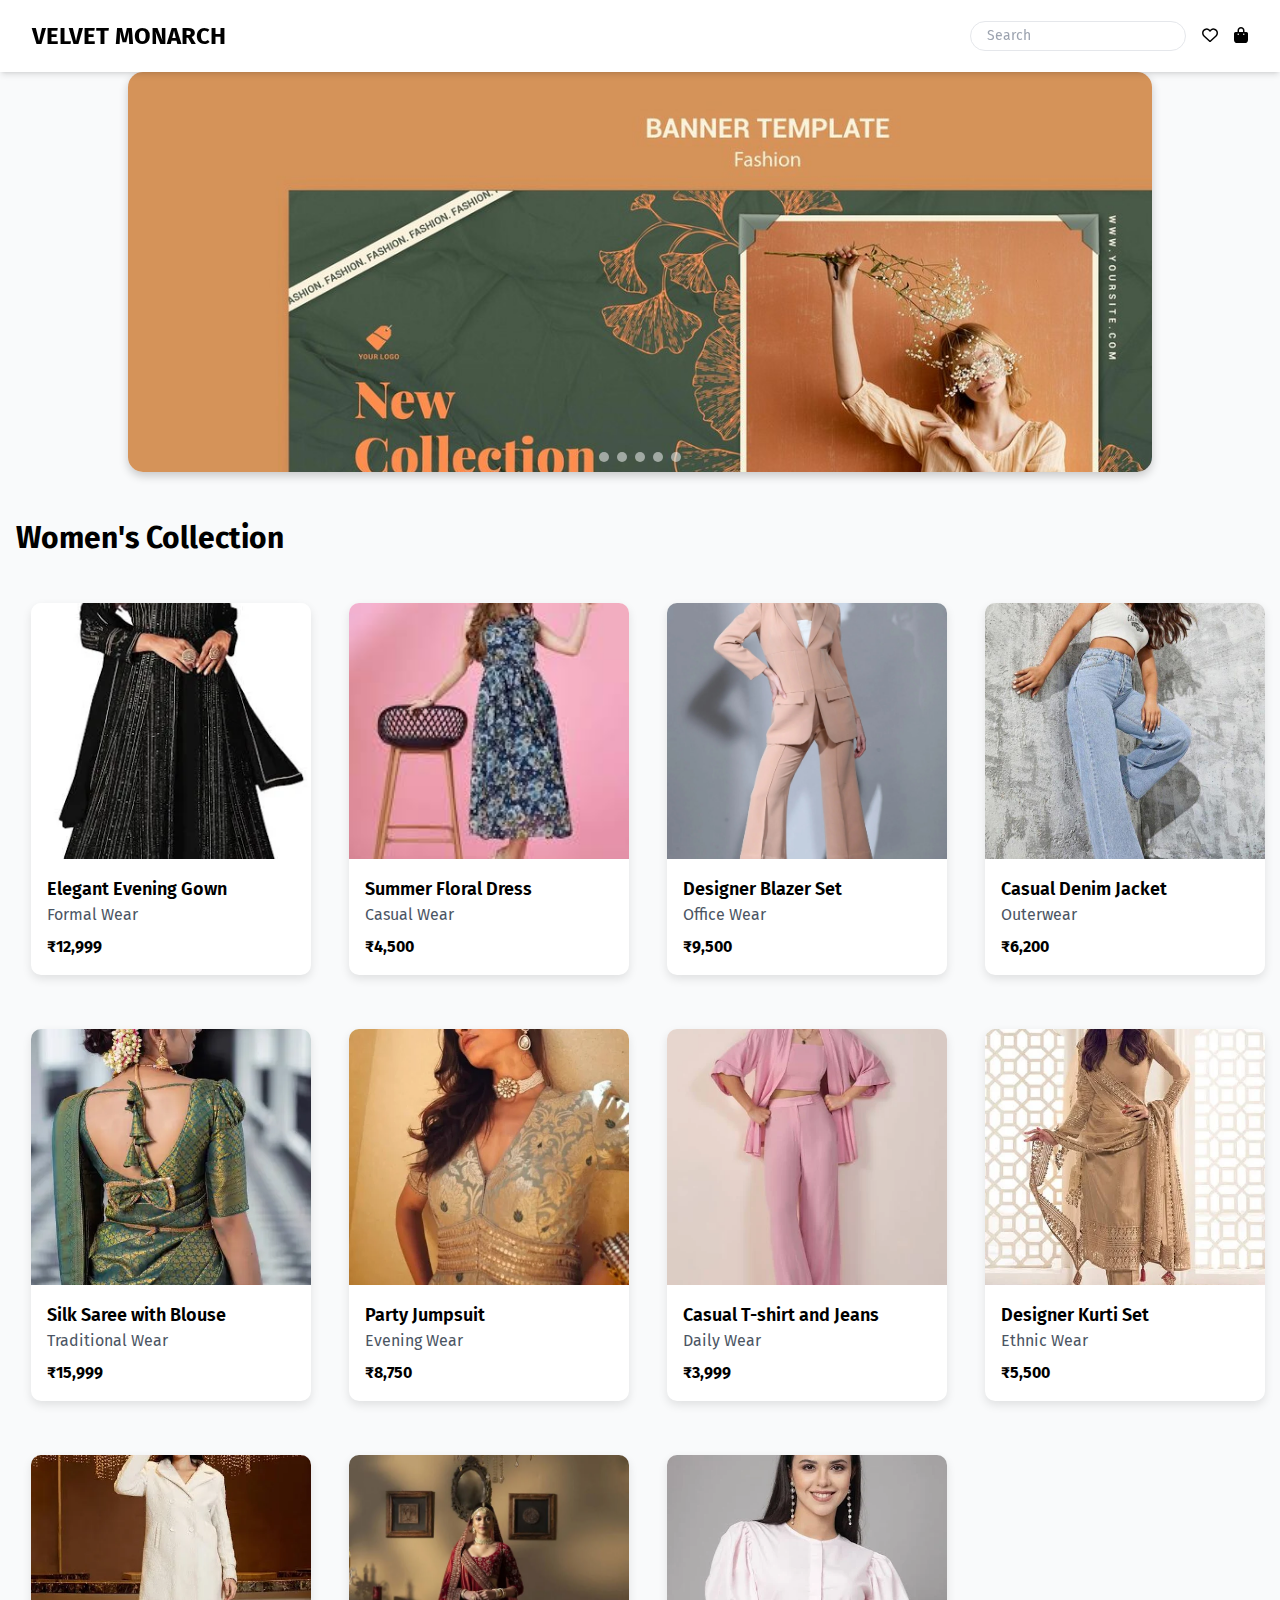
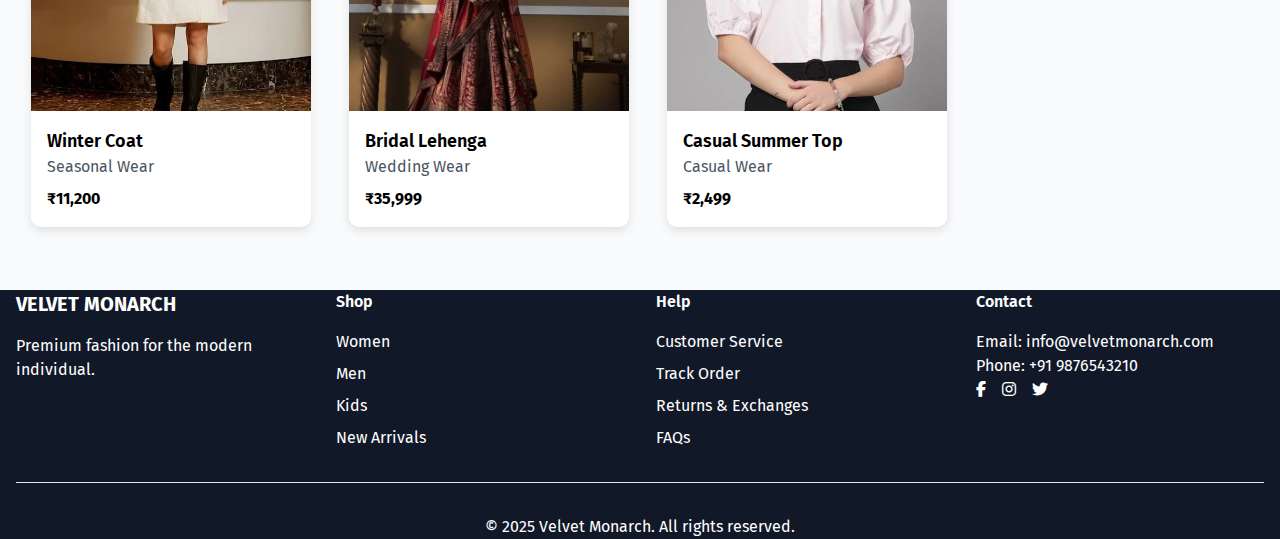
<file: black/women.html>
<!DOCTYPE html>
<html lang="en">
<head>
    <meta charset="UTF-8">
    <meta name="viewport" content="width=device-width, initial-scale=1.0">
    <title>Women's Collection - Velvet Monarch</title>
    <link rel="stylesheet" href="https://cdnjs.cloudflare.com/ajax/libs/font-awesome/6.4.0/css/all.min.css">
    <style>
        @import url('https://fonts.googleapis.com/css2?family=Fira+Sans:wght@400;500;700&display=swap');
        body {
            font-family: 'Fira Sans', sans-serif;
        }
        .product-card:hover {
            transform: translateY(-5px);
            box-shadow: 0 10px 25px rgba(0,0,0,0.1);
        }
    </style>
<style>*, ::before, ::after{--tw-border-spacing-x:0;--tw-border-spacing-y:0;--tw-translate-x:0;--tw-translate-y:0;--tw-rotate:0;--tw-skew-x:0;--tw-skew-y:0;--tw-scale-x:1;--tw-scale-y:1;--tw-pan-x: ;--tw-pan-y: ;--tw-pinch-zoom: ;--tw-scroll-snap-strictness:proximity;--tw-gradient-from-position: ;--tw-gradient-via-position: ;--tw-gradient-to-position: ;--tw-ordinal: ;--tw-slashed-zero: ;--tw-numeric-figure: ;--tw-numeric-spacing: ;--tw-numeric-fraction: ;--tw-ring-inset: ;--tw-ring-offset-width:0px;--tw-ring-offset-color:#fff;--tw-ring-color:rgb(59 130 246 / 0.5);--tw-ring-offset-shadow:0 0 #0000;--tw-ring-shadow:0 0 #0000;--tw-shadow:0 0 #0000;--tw-shadow-colored:0 0 #0000;--tw-blur: ;--tw-brightness: ;--tw-contrast: ;--tw-grayscale: ;--tw-hue-rotate: ;--tw-invert: ;--tw-saturate: ;--tw-sepia: ;--tw-drop-shadow: ;--tw-backdrop-blur: ;--tw-backdrop-brightness: ;--tw-backdrop-contrast: ;--tw-backdrop-grayscale: ;--tw-backdrop-hue-rotate: ;--tw-backdrop-invert: ;--tw-backdrop-opacity: ;--tw-backdrop-saturate: ;--tw-backdrop-sepia: ;--tw-contain-size: ;--tw-contain-layout: ;--tw-contain-paint: ;--tw-contain-style: }::backdrop{--tw-border-spacing-x:0;--tw-border-spacing-y:0;--tw-translate-x:0;--tw-translate-y:0;--tw-rotate:0;--tw-skew-x:0;--tw-skew-y:0;--tw-scale-x:1;--tw-scale-y:1;--tw-pan-x: ;--tw-pan-y: ;--tw-pinch-zoom: ;--tw-scroll-snap-strictness:proximity;--tw-gradient-from-position: ;--tw-gradient-via-position: ;--tw-gradient-to-position: ;--tw-ordinal: ;--tw-slashed-zero: ;--tw-numeric-figure: ;--tw-numeric-spacing: ;--tw-numeric-fraction: ;--tw-ring-inset: ;--tw-ring-offset-width:0px;--tw-ring-offset-color:#fff;--tw-ring-color:rgb(59 130 246 / 0.5);--tw-ring-offset-shadow:0 0 #0000;--tw-ring-shadow:0 0 #0000;--tw-shadow:0 0 #0000;--tw-shadow-colored:0 0 #0000;--tw-blur: ;--tw-brightness: ;--tw-contrast: ;--tw-grayscale: ;--tw-hue-rotate: ;--tw-invert: ;--tw-saturate: ;--tw-sepia: ;--tw-drop-shadow: ;--tw-backdrop-blur: ;--tw-backdrop-brightness: ;--tw-backdrop-contrast: ;--tw-backdrop-grayscale: ;--tw-backdrop-hue-rotate: ;--tw-backdrop-invert: ;--tw-backdrop-opacity: ;--tw-backdrop-saturate: ;--tw-backdrop-sepia: ;--tw-contain-size: ;--tw-contain-layout: ;--tw-contain-paint: ;--tw-contain-style: }/* ! tailwindcss v3.4.16 | MIT License | https://tailwindcss.com */*,::after,::before{box-sizing:border-box;border-width:0;border-style:solid;border-color:#e5e7eb}::after,::before{--tw-content:''}:host,html{line-height:1.5;-webkit-text-size-adjust:100%;-moz-tab-size:4;tab-size:4;font-family:ui-sans-serif, system-ui, sans-serif, "Apple Color Emoji", "Segoe UI Emoji", "Segoe UI Symbol", "Noto Color Emoji";font-feature-settings:normal;font-variation-settings:normal;-webkit-tap-highlight-color:transparent}body{margin:0;line-height:inherit}hr{height:0;color:inherit;border-top-width:1px}abbr:where([title]){-webkit-text-decoration:underline dotted;text-decoration:underline dotted}h1,h2,h3,h4,h5,h6{font-size:inherit;font-weight:inherit}a{color:inherit;text-decoration:inherit}b,strong{font-weight:bolder}code,kbd,pre,samp{font-family:ui-monospace, SFMono-Regular, Menlo, Monaco, Consolas, "Liberation Mono", "Courier New", monospace;font-feature-settings:normal;font-variation-settings:normal;font-size:1em}small{font-size:80%}sub,sup{font-size:75%;line-height:0;position:relative;vertical-align:baseline}sub{bottom:-.25em}sup{top:-.5em}table{text-indent:0;border-color:inherit;border-collapse:collapse}button,input,optgroup,select,textarea{font-family:inherit;font-feature-settings:inherit;font-variation-settings:inherit;font-size:100%;font-weight:inherit;line-height:inherit;letter-spacing:inherit;color:inherit;margin:0;padding:0}button,select{text-transform:none}button,input:where([type=button]),input:where([type=reset]),input:where([type=submit]){-webkit-appearance:button;background-color:transparent;background-image:none}:-moz-focusring{outline:auto}:-moz-ui-invalid{box-shadow:none}progress{vertical-align:baseline}::-webkit-inner-spin-button,::-webkit-outer-spin-button{height:auto}[type=search]{-webkit-appearance:textfield;outline-offset:-2px}::-webkit-search-decoration{-webkit-appearance:none}::-webkit-file-upload-button{-webkit-appearance:button;font:inherit}summary{display:list-item}blockquote,dd,dl,figure,h1,h2,h3,h4,h5,h6,hr,p,pre{margin:0}fieldset{margin:0;padding:0}legend{padding:0}menu,ol,ul{list-style:none;margin:0;padding:0}dialog{padding:0}textarea{resize:vertical}input::placeholder,textarea::placeholder{opacity:1;color:#9ca3af}[role=button],button{cursor:pointer}:disabled{cursor:default}audio,canvas,embed,iframe,img,object,svg,video{display:block;vertical-align:middle}img,video{max-width:100%;height:auto}[hidden]:where(:not([hidden=until-found])){display:none}.container{width:100%}@media (min-width: 640px){.container{max-width:640px}}@media (min-width: 768px){.container{max-width:768px}}@media (min-width: 1024px){.container{max-width:1024px}}@media (min-width: 1280px){.container{max-width:1280px}}@media (min-width: 1536px){.container{max-width:1536px}}.absolute{position:absolute}.relative{position:relative}.sticky{position:sticky}.inset-0{inset:0px}.top-0{top:0px}.z-10{z-index:10}.z-50{z-index:50}.mx-auto{margin-left:auto;margin-right:auto}.mb-4{margin-bottom:1rem}.mb-6{margin-bottom:1.5rem}.mb-8{margin-bottom:2rem}.mt-2{margin-top:0.5rem}.mt-8{margin-top:2rem}.flex{display:flex}.grid{display:grid}.hidden{display:none}.h-64{height:16rem}.h-96{height:24rem}.h-full{height:100%}.w-full{width:100%}.grid-cols-1{grid-template-columns:repeat(1, minmax(0, 1fr))}.items-center{align-items:center}.justify-between{justify-content:space-between}.gap-6{gap:1.5rem}.gap-8{gap:2rem}.space-x-4 > :not([hidden]) ~ :not([hidden]){--tw-space-x-reverse:0;margin-right:calc(1rem * var(--tw-space-x-reverse));margin-left:calc(1rem * calc(1 - var(--tw-space-x-reverse)))}.space-x-6 > :not([hidden]) ~ :not([hidden]){--tw-space-x-reverse:0;margin-right:calc(1.5rem * var(--tw-space-x-reverse));margin-left:calc(1.5rem * calc(1 - var(--tw-space-x-reverse)))}.space-x-8 > :not([hidden]) ~ :not([hidden]){--tw-space-x-reverse:0;margin-right:calc(2rem * var(--tw-space-x-reverse));margin-left:calc(2rem * calc(1 - var(--tw-space-x-reverse)))}.space-y-2 > :not([hidden]) ~ :not([hidden]){--tw-space-y-reverse:0;margin-top:calc(0.5rem * calc(1 - var(--tw-space-y-reverse)));margin-bottom:calc(0.5rem * var(--tw-space-y-reverse))}.overflow-hidden{overflow:hidden}.rounded-full{border-radius:9999px}.rounded-lg{border-radius:0.5rem}.border{border-width:1px}.border-t{border-top-width:1px}.border-gray-200{--tw-border-opacity:1;border-color:rgb(229 231 235 / var(--tw-border-opacity, 1))}.bg-black{--tw-bg-opacity:1;background-color:rgb(0 0 0 / var(--tw-bg-opacity, 1))}.bg-gray-100{--tw-bg-opacity:1;background-color:rgb(243 244 246 / var(--tw-bg-opacity, 1))}.bg-gray-50{--tw-bg-opacity:1;background-color:rgb(249 250 251 / var(--tw-bg-opacity, 1))}.bg-gray-900{--tw-bg-opacity:1;background-color:rgb(17 24 39 / var(--tw-bg-opacity, 1))}.bg-white{--tw-bg-opacity:1;background-color:rgb(255 255 255 / var(--tw-bg-opacity, 1))}.bg-opacity-0{--tw-bg-opacity:0}.bg-\[url\(\'https\:\/\/images\.unsplash\.com\/photo-1542291026-7eec264c27ff\'\)\]{background-image:url('https://images.unsplash.com/photo-1542291026-7eec264c27ff')}.bg-cover{background-size:cover}.bg-center{background-position:center}.object-cover{object-fit:cover}.p-4{padding:1rem}.px-4{padding-left:1rem;padding-right:1rem}.px-6{padding-left:1.5rem;padding-right:1.5rem}.py-1{padding-top:0.25rem;padding-bottom:0.25rem}.py-12{padding-top:3rem;padding-bottom:3rem}.py-2{padding-top:0.5rem;padding-bottom:0.5rem}.py-3{padding-top:0.75rem;padding-bottom:0.75rem}.pt-8{padding-top:2rem}.text-center{text-align:center}.text-2xl{font-size:1.5rem;line-height:2rem}.text-3xl{font-size:1.875rem;line-height:2.25rem}.text-4xl{font-size:2.25rem;line-height:2.5rem}.text-lg{font-size:1.125rem;line-height:1.75rem}.text-sm{font-size:0.875rem;line-height:1.25rem}.text-xl{font-size:1.25rem;line-height:1.75rem}.font-bold{font-weight:700}.font-medium{font-weight:500}.font-semibold{font-weight:600}.text-black{--tw-text-opacity:1;color:rgb(0 0 0 / var(--tw-text-opacity, 1))}.text-gray-500{--tw-text-opacity:1;color:rgb(107 114 128 / var(--tw-text-opacity, 1))}.text-gray-600{--tw-text-opacity:1;color:rgb(75 85 99 / var(--tw-text-opacity, 1))}.text-white{--tw-text-opacity:1;color:rgb(255 255 255 / var(--tw-text-opacity, 1))}.opacity-40{opacity:0.4}.shadow-md{--tw-shadow:0 4px 6px -1px rgb(0 0 0 / 0.1), 0 2px 4px -2px rgb(0 0 0 / 0.1);--tw-shadow-colored:0 4px 6px -1px var(--tw-shadow-color), 0 2px 4px -2px var(--tw-shadow-color);box-shadow:var(--tw-ring-offset-shadow, 0 0 #0000), var(--tw-ring-shadow, 0 0 #0000), var(--tw-shadow)}.transition{transition-property:color, background-color, border-color, fill, stroke, opacity, box-shadow, transform, filter, -webkit-text-decoration-color, -webkit-backdrop-filter;transition-property:color, background-color, border-color, text-decoration-color, fill, stroke, opacity, box-shadow, transform, filter, backdrop-filter;transition-property:color, background-color, border-color, text-decoration-color, fill, stroke, opacity, box-shadow, transform, filter, backdrop-filter, -webkit-text-decoration-color, -webkit-backdrop-filter;transition-timing-function:cubic-bezier(0.4, 0, 0.2, 1);transition-duration:150ms}.duration-300{transition-duration:300ms}.hover\:bg-gray-200:hover{--tw-bg-opacity:1;background-color:rgb(229 231 235 / var(--tw-bg-opacity, 1))}.hover\:bg-opacity-10:hover{--tw-bg-opacity:0.1}.hover\:text-gray-600:hover{--tw-text-opacity:1;color:rgb(75 85 99 / var(--tw-text-opacity, 1))}.hover\:underline:hover{-webkit-text-decoration-line:underline;text-decoration-line:underline}.focus\:outline-none:focus{outline:2px solid transparent;outline-offset:2px}@media (min-width: 640px){.sm\:grid-cols-2{grid-template-columns:repeat(2, minmax(0, 1fr))}}@media (min-width: 768px){.md\:flex{display:flex}.md\:grid-cols-3{grid-template-columns:repeat(3, minmax(0, 1fr))}.md\:grid-cols-4{grid-template-columns:repeat(4, minmax(0, 1fr))}.md\:text-5xl{font-size:3rem;line-height:1}}@media (min-width: 1024px){.lg\:grid-cols-4{grid-template-columns:repeat(4, minmax(0, 1fr))}}</style></head><script src="https://codesandbox.io/p/preview-protocol.js" defer="" async=""></script>

<body class="bg-gray-50">
    <!-- Navigation -->
    <nav class="bg-white shadow-md sticky top-0 z-50">
        <div class="container mx-auto px-4 py-3 flex justify-between items-center">
            <div class="flex items-center space-x-8">
                <a href="#" class="text-2xl font-bold">VELVET MONARCH</a>
                <div class="hidden md:flex space-x-6">
                    <a href="index.html" class="hover:text-gray-600">Home</a>
                    <a href="#" class="font-bold text-gray-900">Women</a>
                    <a href="#" class="hover:text-gray-600">Kids</a>
                    <a href="#" class="hover:text-gray-600">Sale</a>
                </div>
            </div>
            <div class="flex items-center space-x-4">
                <div class="relative">
                    <input type="text" placeholder="Search" class="border rounded-full py-1 px-4 text-sm focus:outline-none">
                </div>
                <a href="#"><i class="far fa-heart"></i></a>
                <a href="#"><i class="fas fa-shopping-bag"></i></a>
            </div>
        </div>
    </nav>

   <body>
   <div class="slideshow-container">
    <div class="slider-wrapper">
		 <link rel="stylesheet" href="style.css">
        <div class="slide"><img src="images/women-back.jpg" alt="Women's Fashion"></div>
        <div class="slide"><img src="images/wslide1.jpg" alt="Elegant Dresses"></div>
        <div class="slide"><img src="images/wslide2.jpg" alt="Summer Collection"></div>
		 <div class="slide"><img src="images/wslide3.jpg" alt="Casual Wear"></div>
		  <div class="slide"><img src="images/wslide4.jpg" alt="Party Wear"></div>
    </div>

    <!-- Navigation Dots -->
    <div class="dots">
        <span class="dot" onclick="currentSlide(1)"></span>
        <span class="dot" onclick="currentSlide(2)"></span>
        <span class="dot" onclick="currentSlide(3)"></span>
        <span class="dot" onclick="currentSlide(4)"></span>
        <span class="dot" onclick="currentSlide(5)"></span>
    </div>
</div>

    <script src="script.js"></script>
</body>

    <!-- Main Content -->
    <main class="container mx-auto px-4 py-12">
        <h2 class="text-3xl font-bold mb-8">Women's Collection</h2>
        
        <!-- Product Grid -->
        <div class="grid grid-cols-1 sm:grid-cols-2 md:grid-cols-3 lg:grid-cols-4 gap-6">
            <!-- Product Card 1 -->
            <div class="product-card bg-white rounded-lg overflow-hidden shadow-md transition duration-300">
                <a href="wproduct1-detail.html?id=1">
                    <div class="relative overflow-hidden h-64">
                        <img src="images/wproduct1.jpg" alt="Elegant Evening Gown" class="w-full h-full object-cover">
                        <div class="absolute inset-0 bg-black bg-opacity-0 hover:bg-opacity-10 transition"></div>
                    </div>
                    <div class="p-4">
                        <h3 class="font-semibold text-lg">Elegant Evening Gown</h3>
                        <p class="text-gray-600">Formal Wear</p>
                        <p class="font-bold mt-2">₹12,999</p>
                    </div>
                </a>
            </div>

            <!-- Product Card 2 -->
            <div class="product-card bg-white rounded-lg overflow-hidden shadow-md transition duration-300">
                <a href="wproduct2-detail.html?id=1">
                    <div class="relative overflow-hidden h-64">
                        <img src="images/wproduct2.jpg" alt="Summer Floral Dress" class="w-full h-full object-cover">
                        <div class="absolute inset-0 bg-black bg-opacity-0 hover:bg-opacity-10 transition"></div>
                    </div>
                    <div class="p-4">
                        <h3 class="font-semibold text-lg">Summer Floral Dress</h3>
                        <p class="text-gray-600">Casual Wear</p>
                        <p class="font-bold mt-2">₹4,500</p>
                    </div>
                </a>
            </div>

            <!-- Product Card 3 -->
            <div class="product-card bg-white rounded-lg overflow-hidden shadow-md transition duration-300">
                <a href="wproduct3-detail.html?id=1">
                    <div class="relative overflow-hidden h-64">
                        <img src="images/wproduct3.jpg" alt="Designer Blazer Set" class="w-full h-full object-cover">
                        <div class="absolute inset-0 bg-black bg-opacity-0 hover:bg-opacity-10 transition"></div>
                    </div>
                    <div class="p-4">
                        <h3 class="font-semibold text-lg">Designer Blazer Set</h3>
                        <p class="text-gray-600">Office Wear</p>
                        <p class="font-bold mt-2">₹9,500</p>
                    </div>
                </a>
            </div>

            <!-- Product Card 4 -->
            <div class="product-card bg-white rounded-lg overflow-hidden shadow-md transition duration-300">
                <a href="wproduct4-detail.html?id=1">
                    <div class="relative overflow-hidden h-64">
                        <img src="images/wproduct4.jpg" alt="Casual Denim Jacket" class="w-full h-full object-cover">
                        <div class="absolute inset-0 bg-black bg-opacity-0 hover:bg-opacity-10 transition"></div>
                    </div>
                    <div class="p-4">
                        <h3 class="font-semibold text-lg">Casual Denim Jacket</h3>
                        <p class="text-gray-600">Outerwear</p>
                        <p class="font-bold mt-2">₹6,200</p>
                    </div>
                </a>
            </div>

            <!-- Product Card 5 -->
            <div class="product-card bg-white rounded-lg overflow-hidden shadow-md transition duration-300">
                <a href="wproduct5-detail.html?id=1">
                    <div class="relative overflow-hidden h-64">
                        <img src="images/wproduct5.jpg" alt="Silk Saree with Blouse" class="w-full h-full object-cover">
                        <div class="absolute inset-0 bg-black bg-opacity-0 hover:bg-opacity-10 transition"></div>
                    </div>
                    <div class="p-4">
                        <h3 class="font-semibold text-lg">Silk Saree with Blouse</h3>
                        <p class="text-gray-600">Traditional Wear</p>
                        <p class="font-bold mt-2">₹15,999</p>
                    </div>
                </a>
            </div>

            <!-- Product Card 6 -->
            <div class="product-card bg-white rounded-lg overflow-hidden shadow-md transition duration-300">
                <a href="wproduct6-detail.html?id=1">
                    <div class="relative overflow-hidden h-64">
                        <img src="images/wproduct6.jpg" alt="Party Jumpsuit" class="w-full h-full object-cover">
                        <div class="absolute inset-0 bg-black bg-opacity-0 hover:bg-opacity-10 transition"></div>
                    </div>
                    <div class="p-4">
                        <h3 class="font-semibold text-lg">Party Jumpsuit</h3>
                        <p class="text-gray-600">Evening Wear</p>
                        <p class="font-bold mt-2">₹8,750</p>
                    </div>
                </a>
            </div>

            <!-- Product Card 7 -->
            <div class="product-card bg-white rounded-lg overflow-hidden shadow-md transition duration-300">
                <a href="wproduct7-detail.html?id=1">
                    <div class="relative overflow-hidden h-64">
                        <img src="images/wproduct7.jpg" alt="Casual T-shirt and Jeans" class="w-full h-full object-cover">
                        <div class="absolute inset-0 bg-black bg-opacity-0 hover:bg-opacity-10 transition"></div>
                    </div>
                    <div class="p-4">
                        <h3 class="font-semibold text-lg">Casual T-shirt and Jeans</h3>
                        <p class="text-gray-600">Daily Wear</p>
                        <p class="font-bold mt-2">₹3,999</p>
                    </div>
                </a>
            </div>

            <!-- Product Card 8 -->
            <div class="product-card bg-white rounded-lg overflow-hidden shadow-md transition duration-300">
                <a href="wproduct8-detail.html?id=1">
                    <div class="relative overflow-hidden h-64">
                        <img src="images/wproduct8.jpg" alt="Designer Kurti Set" class="w-full h-full object-cover">
                        <div class="absolute inset-0 bg-black bg-opacity-0 hover:bg-opacity-10 transition"></div>
                    </div>
                    <div class="p-4">
                        <h3 class="font-semibold text-lg">Designer Kurti Set</h3>
                        <p class="text-gray-600">Ethnic Wear</p>
                        <p class="font-bold mt-2">₹5,500</p>
                    </div>
                </a>
            </div>

            <!-- Product Card 9 -->
            <div class="product-card bg-white rounded-lg overflow-hidden shadow-md transition duration-300">
                <a href="wproduct9-detail.html?id=1">
                    <div class="relative overflow-hidden h-64">
                        <img src="images/wproduct9.jpg" alt="Winter Coat" class="w-full h-full object-cover">
                        <div class="absolute inset-0 bg-black bg-opacity-0 hover:bg-opacity-10 transition"></div>
                    </div>
                    <div class="p-4">
                        <h3 class="font-semibold text-lg">Winter Coat</h3>
                        <p class="text-gray-600">Seasonal Wear</p>
                        <p class="font-bold mt-2">₹11,200</p>
                    </div>
                </a>
            </div>

            <!-- Product Card 10 -->
            <div class="product-card bg-white rounded-lg overflow-hidden shadow-md transition duration-300">
                <a href="wproduct10-detail.html?id=1">
                    <div class="relative overflow-hidden h-64">
                        <img src="images/wproduct10.jpg" alt="Bridal Lehenga" class="w-full h-full object-cover">
                        <div class="absolute inset-0 bg-black bg-opacity-0 hover:bg-opacity-10 transition"></div>
                    </div>
                    <div class="p-4">
                        <h3 class="font-semibold text-lg">Bridal Lehenga</h3>
                        <p class="text-gray-600">Wedding Wear</p>
                        <p class="font-bold mt-2">₹35,999</p>
                    </div>
                </a>
            </div>

            <!-- Product Card 11 -->
            <div class="product-card bg-white rounded-lg overflow-hidden shadow-md transition duration-300">
                <a href="wproduct11-detail.html?id=1">
                    <div class="relative overflow-hidden h-64">
                        <img src="images/wproduct11.jpg" alt="Casual Summer Top" class="w-full h-full object-cover">
                        <div class="absolute inset-0 bg-black bg-opacity-0 hover:bg-opacity-10 transition"></div>
                    </div>
                    <div class="p-4">
                        <h3 class="font-semibold text-lg">Casual Summer Top</h3>
                        <p class="text-gray-600">Casual Wear</p>
                        <p class="font-bold mt-2">₹2,499</p>
                    </div>
                </a>
            </div>
        </div>
    </main>

    <footer class="bg-gray-900 text-white py-8">
        <div class="container mx-auto px-4">
            <div class="grid grid-cols-1 md:grid-cols-4 gap-8">
                <div>
                    <h3 class="text-xl font-bold mb-4">VELVET MONARCH</h3>
                    <p class="text-gray-400">Premium fashion for the modern individual.</p>
                </div>
                <div>
                    <h4 class="font-semibold mb-4">Shop</h4>
                    <ul class="space-y-2">
                        <li><a href="#" class="text-gray-400 hover:text-white">Women</a></li>
                        <li><a href="#" class="text-gray-400 hover:text-white">Men</a></li>
                        <li><a href="#" class="text-gray-400 hover:text-white">Kids</a></li>
                        <li><a href="#" class="text-gray-400 hover:text-white">New Arrivals</a></li>
                    </ul>
                </div>
                <div>
                    <h4 class="font-semibold mb-4">Help</h4>
                    <ul class="space-y-2">
                        <li><a href="#" class="text-gray-400 hover:text-white">Customer Service</a></li>
                        <li><a href="#" class="text-gray-400 hover:text-white">Track Order</a></li>
                        <li><a href="#" class="text-gray-400 hover:text-white">Returns & Exchanges</a></li>
                        <li><a href="#" class="text-gray-400 hover:text-white">FAQs</a></li>
                    </ul>
                </div>
                <div>
                    <h4 class="font-semibold mb-4">Contact</h4>
                    <p class="text-gray-400">Email: info@velvetmonarch.com</p>
                    <p class="text-gray-400">Phone: +91 9876543210</p>
                    <div class="flex space-x-4 mt-4">
                        <a href="#"><i class="fab fa-facebook-f"></i></a>
                        <a href="#"><i class="fab fa-instagram"></i></a>
                        <a href="#"><i class="fab fa-twitter"></i></a>
                    </div>
                </div>
            </div>
            <div class="border-t border-gray-800 mt-8 pt-8 text-center text-gray-400">
                <p>&copy; 2025 Velvet Monarch. All rights reserved.</p>
            </div>
        </div>
    </footer>
</body>
</html>
</file>
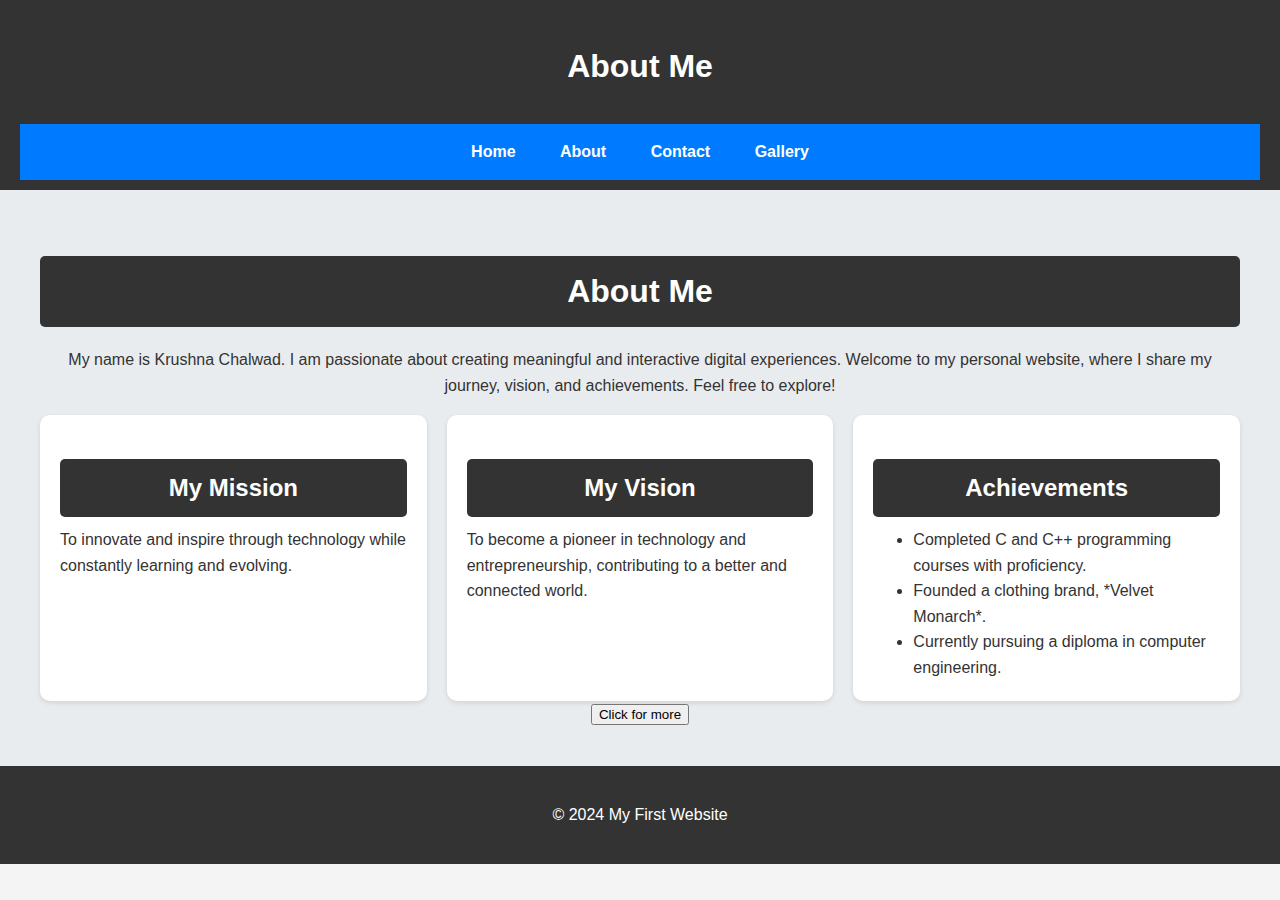
<file: My Website/about.html>
<!DOCTYPE html>
<html lang="en">
<head>
    <meta charset="UTF-8">
    <meta name="viewport" content="width=device-width, initial-scale=1.0">
    <link rel="stylesheet" href="css/styles.css">
    <title>About Me</title>
</head>
<body>
    <!-- Header -->
    <header>
        <h1>About Me</h1>
        <nav>
            <ul>
                <li><a href="index.html">Home</a></li>
                <li><a href="about.html">About</a></li>
                <li><a href="contact.html">Contact</a></li>
                <li><a href="gallery.html">Gallery</a></li>
            </ul>
        </nav>
    </header>

    <!-- Main Content -->
    <main>
       <section id="about">
    <h2>About Me</h2>
    <p>My name is Krushna Chalwad. I am passionate about creating meaningful and interactive digital experiences. Welcome to my personal website, where I share my journey, vision, and achievements. Feel free to explore!</p>

    <!-- New subsections -->
    <div class="about-details">
        <!-- Mission Section -->
        <div class="mission">
            <h3>My Mission</h3>
            <p>To innovate and inspire through technology while constantly learning and evolving.</p>
        </div>

        <!-- Vision Section -->
        <div class="vision">
            <h3>My Vision</h3>
            <p>To become a pioneer in technology and entrepreneurship, contributing to a better and connected world.</p>
        </div>

        <!-- Achievements Section -->
        <div class="achievements">
            <h3>Achievements</h3>
            <ul>
                <li>Completed C and C++ programming courses with proficiency.</li>
                <li>Founded a clothing brand, *Velvet Monarch*.</li>
                <li>Currently pursuing a diploma in computer engineering.</li>
            </ul>
        </div>
    </div>

    <!-- Button for more details -->
    <a href="about.html"><button>Click for more</button></a>
</section>
    </main>

    <!-- Footer -->
    <footer>
        <p>&copy; 2024 My First Website</p>
    </footer>
</body>
</html>
</file>
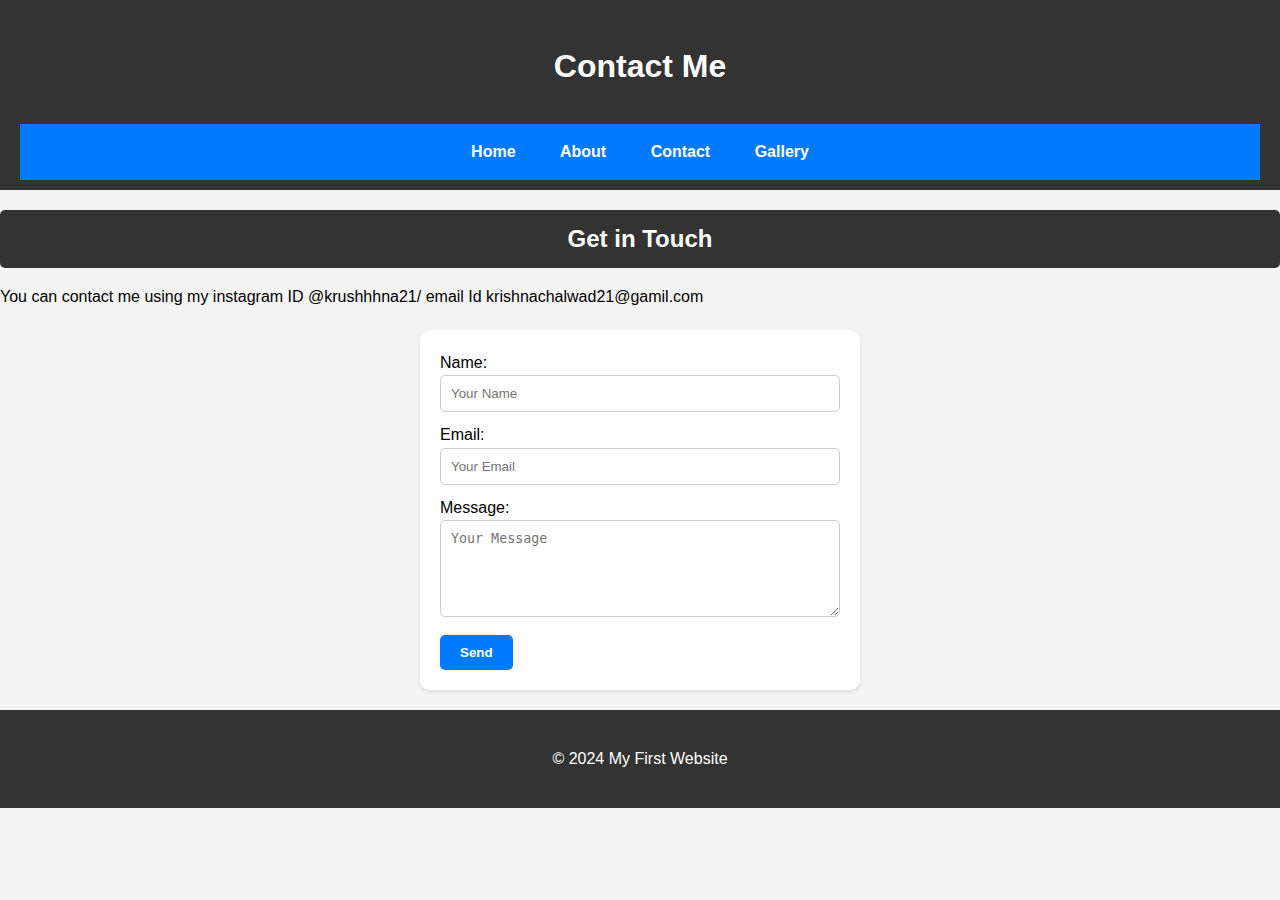
<file: My Website/contact.html>
<!DOCTYPE html>
<html lang="en">
<head>
    <meta charset="UTF-8">
    <meta name="viewport" content="width=device-width, initial-scale=1.0">
    <link rel="stylesheet" href="css/styles.css">
    <title>Contact Me</title>
</head>
<body>
    <!-- Header -->
    <header>
        <h1>Contact Me</h1>
        <nav>
            <ul>
                <li><a href="index.html">Home</a></li>
                <li><a href="about.html">About</a></li>
                <li><a href="contact.html">Contact</a></li>
                <li><a href="gallery.html">Gallery</a></li>
            </ul>
        </nav>
    </header>

    <!-- Main Content -->
    <main>
        <section>
            <h2>Get in Touch</h2>
			<p>You can contact me using my instagram ID @krushhhna21/ email Id krishnachalwad21@gamil.com</p>
            <form action="#" method="POST">
                <label for="name">Name:</label>
                <input type="text" id="name" name="name" placeholder="Your Name" required>
                <label for="email">Email:</label>
                <input type="email" id="email" name="email" placeholder="Your Email" required>
                <label for="message">Message:</label>
                <textarea id="message" name="message" rows="5" placeholder="Your Message" required></textarea>
                <input type="submit" value="Send">
            </form>
        </section>
    </main>

    <!-- Footer -->
    <footer>
        <p>&copy; 2024 My First Website</p>
    </footer>
</body>
</html>
</file>
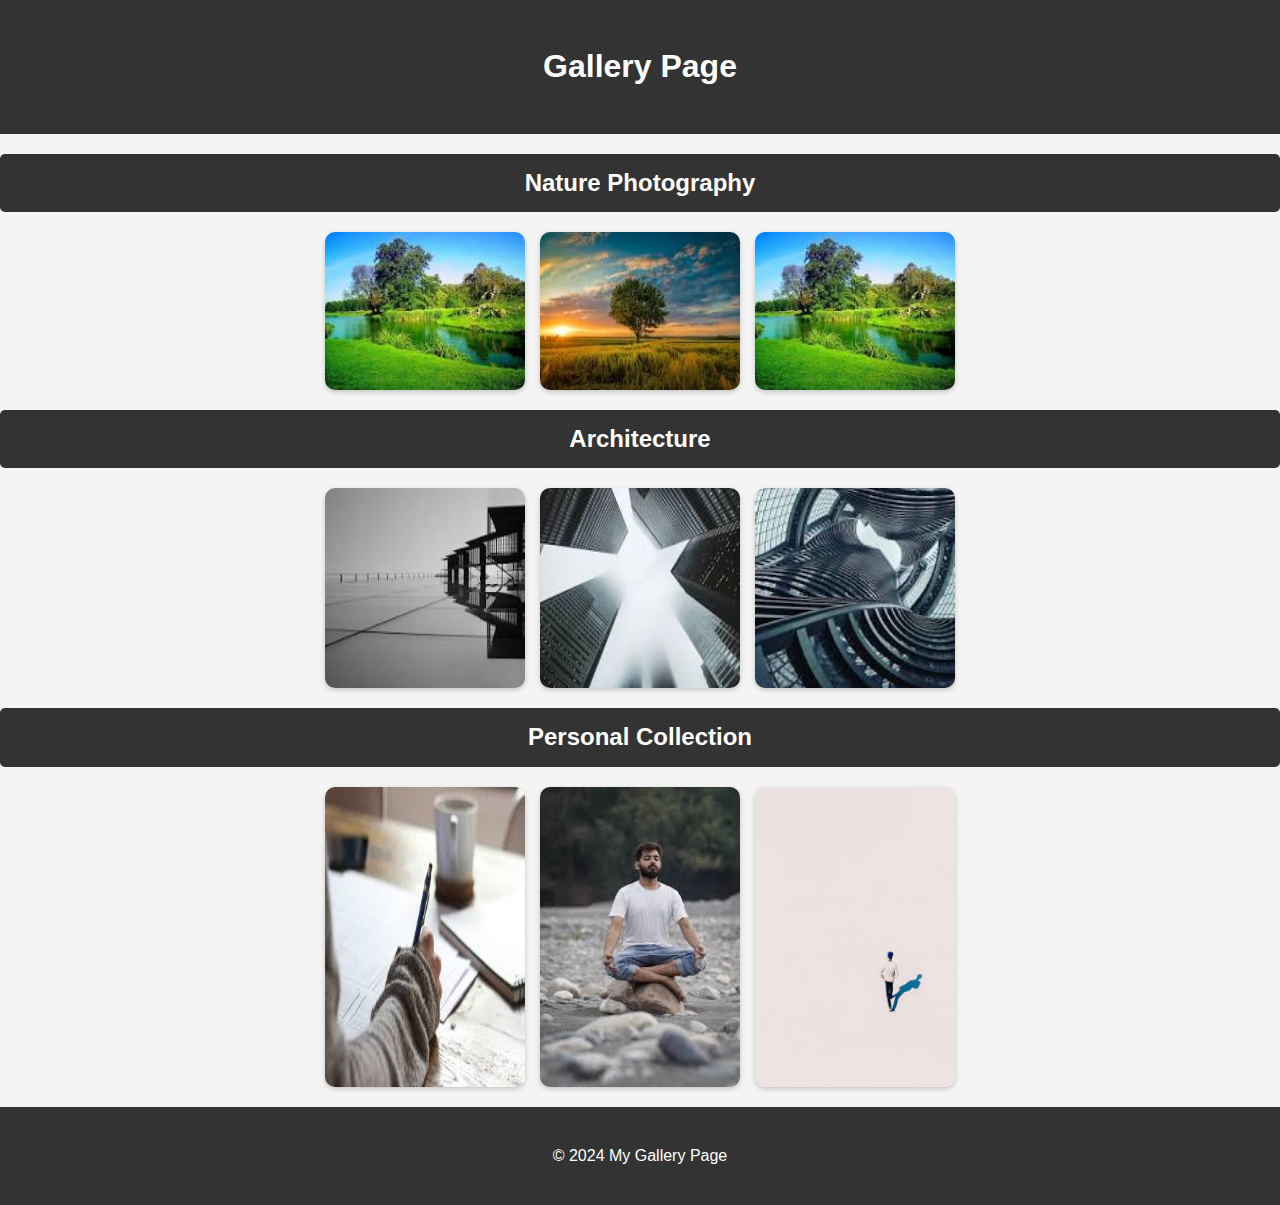
<file: My Website/gallery.html>
<!DOCTYPE html>
<html lang="en">
<head>
    <meta charset="UTF-8">
    <meta name="viewport" content="width=device-width, initial-scale=1.0">
    <link rel="stylesheet" href="css/styles.css"> <!-- Link to CSS file -->
    <title>Gallery Page</title>
</head>
<body>
    <header>
        <h1>Gallery Page</h1>
    </header>

    <main>
        <!-- Section 1: Nature -->
        <section id="nature">
            <h2>Nature Photography</h2>
            <div class="gallery">
                <img src="images/nature1.jpg" alt="Nature 1">
                <img src="images/nature2.jpg" alt="Nature 2">
                <img src="images/nature3.jpg" alt="Nature 3">
            </div>
        </section>

        <!-- Section 2: Architecture -->
        <section id="architecture">
            <h2>Architecture</h2>
            <div class="gallery">
                <img src="images/architecture1.jpg" alt="Architecture 1">
                <img src="images/architecture2.jpg" alt="Architecture 2">
                <img src="images/architecture3.jpg" alt="Architecture 3">
            </div>
        </section>

        <!-- Section 3: Personal Collection -->
        <section id="personal">
            <h2>Personal Collection</h2>
            <div class="gallery">
                <img src="images/personal1.jpg" alt="Personal 1">
                <img src="images/personal2.jpg" alt="Personal 2">
                <img src="images/personal3.jpg" alt="Personal 3">
            </div>
        </section>
    </main>

    <footer>
        <p>© 2024 My Gallery Page</p>
    </footer>
</body>
</html>
</file>
<file: black/style.css>
@import url('https://fonts.googleapis.com/css2?family=Fira+Sans:wght@400;500;700&display=swap');

body {
    font-family: 'Fira Sans', sans-serif;
    margin: 0;
    padding: 0;
    background-color: #f5f5f5;
}

/* Navigation */
nav {
    background-color: #222;
    color: black;
    padding: 0.5rem 1rem; /* More compact */
    display: flex;
    justify-content: space-between;
    align-items: center;
}

nav a.logo {
    font-size: 1.25rem; /* Reduced from 1.5rem */
    font-weight: 700;
    color: white;
    text-decoration: none;
}

nav ul {
    list-style: none;
    padding: 0;
    margin: 0;
    display: flex;
    gap: 1rem;
}

nav ul li a {
    color: white;
    text-decoration: none;
    font-weight: 500;
    font-size: 0.875rem; /* Smaller nav links */
}

.search-input {
    padding: 0.25rem 0.75rem;
    font-size: 0.75rem;
    border-radius: 15px;
    border: none;
}

/* Slideshow */
.slideshow-container {
    position: relative;
    width: 80%; /* Reduce width */
    height: 400px; /* Reduce height */
    margin: auto; /* Center it */
    overflow: hidden;
    border-radius: 15px; /* Optional: Rounded corners */
    box-shadow: 0px 4px 10px rgba(0, 0, 0, 0.2); /* Optional: Add shadow */
}

.slider-wrapper {
    display: flex;
    width: 700%; /* 7 slides = 7 * 100% */
    transition: transform 1s ease-in-out;
}

.slide {
    width: 100vw; /* Each slide should take full screen width */
    flex-shrink: 0;
}

}

.slide img {
    width: 100%;
    height: 100%;
    object-fit: cover; /* Ensures image fits */
}

/* Dots navigation */
.dots {
    position: absolute;
    bottom: 10px;
    left: 50%;
    transform: translateX(-50%);
    display: flex;
    gap: 8px;
}

.dot {
    width: 10px;
    height: 10px;
    border-radius: 50%;
    background-color: rgba(255,255,255,0.5);
    cursor: pointer;
}

.dot.active, .dot:hover {
    background-color: white;
}

/* Rest of your existing styles... */
/* Product Card 2 CSS */
.product-card {
    width: 280px;
    background: white;
    border-radius: 10px;
    overflow: hidden;
    box-shadow: 0 4px 10px rgba(0,0,0,0.1);
    transition: all 0.3s ease;
    position: relative;
    margin: 15px;
}

.product-card:hover {
    transform: translateY(-5px);
    box-shadow: 0 10px 25px rgba(0,0,0,0.15);
}

.product-image {
    position: relative;
    height: 320px;
    overflow: hidden;
}

.product-image img {
    width: 100%;
    height: 100%;
    object-fit: cover;
    transition: transform 0.5s ease;
}

.product-card:hover .product-image img {
    transform: scale(1.05);
}

.quick-view {
    position: absolute;
    bottom: -40px;
    left: 0;
    width: 100%;
    background: rgba(0,0,0,0.7);
    color: white;
    text-align: center;
    padding: 8px;
    font-size: 14px;
    transition: bottom 0.3s ease;
    cursor: pointer;
}

.product-card:hover .quick-view {
    bottom: 0;
}

.wishlist-icon {
    position: absolute;
    top: 15px;
    right: 15px;
    background: white;
    width: 30px;
    height: 30px;
    border-radius: 50%;
    display: flex;
    align-items: center;
    justify-content: center;
    cursor: pointer;
    opacity: 0;
    transition: opacity 0.3s ease;
}

.product-card:hover .wishlist-icon {
    opacity: 1;
}

.wishlist-icon.active {
    color: #ff0000;
}

.discount-badge {
    position: absolute;
    top: 15px;
    left: 15px;
    background: #ff3e6c;
    color: white;
    padding: 3px 8px;
    border-radius: 4px;
    font-size: 12px;
    font-weight: bold;
}

.product-details {
    padding: 15px;
}

.product-title {
    font-size: 16px;
    font-weight: 600;
    margin-bottom: 5px;
    white-space: nowrap;
    overflow: hidden;
    text-overflow: ellipsis;
}

.product-category {
    color: #666;
    font-size: 13px;
    margin-bottom: 10px;
}

.price-container {
    display: flex;
    align-items: center;
    gap: 10px;
    margin-bottom: 10px;
}

.current-price {
    font-weight: 700;
    font-size: 18px;
    color: #000;
}

.original-price {
    font-size: 14px;
    color: #999;
    text-decoration: line-through;
}

.rating {
    display: flex;
    align-items: center;
    gap: 5px;
    margin-bottom: 15px;
}

.stars {
    color: #ffc107;
    font-size: 14px;
}

.review-count {
    font-size: 12px;
    color: #666;
}

.add-to-cart {
    width: 100%;
    padding: 10px;
    background: #000;
    color: white;
    border: none;
    border-radius: 5px;
    font-weight: 600;
    cursor: pointer;
    transition: background 0.3s ease;
}

.add-to-cart:hover {
    background: #333;
}

.size-options {
    display: flex;
    gap: 8px;
    margin-top: 10px;
    flex-wrap: wrap;
}

.size-options span {
    display: inline-block;
    padding: 5px 10px;
    border: 1px solid #ddd;
    border-radius: 4px;
    font-size: 12px;
    cursor: pointer;
    transition: all 0.2s ease;
}

.size-options span:hover {
    border-color: #000;
}

.size-options span.selected {
    background: #000;
    color: white;
    border-color: #000;
}

.hidden {
    display: none;
}
</file>
<file: My Website/css/styles.css>
body {
    font-family: Arial, sans-serif; /* Set the font for the whole page */
    line-height: 1.6; /* Increase line spacing for readability */
    margin: 0; /* Remove default margin */
    padding: 0; /* Remove default padding */
    background-color: #f4f4f4; /* Set a light background color */
    opacity: 1;
    transition: opacity 0.5s ease-in-out; /* Smooth fade-out transition */
}

body.fade-out {
    opacity: 0; /* Fade-out effect */
}

header {
    background: #333; /* Dark background for the header */
    color: #fff; /* White text for contrast */
    padding: 10px 20px; /* Space around the text */
    text-align: center; /* Center the text */
}

nav ul {
    list-style: none; /* Remove bullets from the list */
    padding: 0; /* Remove padding */
    background-color: #007bff; /* Blue background */
    margin: 0; /* Remove default margin */
    text-align: center; /* Center the navigation items */
}

nav ul li {
    display: inline-block; /* Align items horizontally */
    padding: 15px 20px; /* Space around the items */
}

nav ul li a {
    text-decoration: none; /* Remove underline */
    color: white; /* Set link color */
    font-weight: bold; /* Bold text for links */
    transition: all 0.3s ease; /* Add a smooth transition for hover */
}

nav ul li a:hover {
    color: #333; /* Dark color on hover */
    background-color: #f4f4f4; /* Light background on hover */
    padding: 15px 25px; /* Slightly increase padding on hover */
    border-radius: 5px; /* Add rounded corners on hover */
}

h1, h2, h3 {
    color: #fff; /* Change to white for better contrast */
    background-color: #333; /* Dark background to match navigation */
    padding: 10px; /* Add some padding for spacing */
    border-radius: 5px; /* Rounded corners */
    text-align: center; /* Center-align text */
}

section h2 {
    text-align: center; /* Center section headings */
    margin-bottom: 10px; /* Space below the headings */
    color: #fff; /* White headings for contrast */
}

/* Add section-specific background colors */
#home, #about, #contact {
    padding: 20px; /* Add spacing */
    color: #333; /* Default dark text */
}

#home {
    background-color: #f4f4f4; /* Light gray for the home section */
}

#about {
    background-color: #e9ecef; /* Slightly darker gray for About section */
}

#contact {
    background-color: #f8f9fa; /* Lightest gray for Contact section */
}

/* Form container styles */
form {
    background: #fff; /* White background for the form */
    padding: 20px; /* Space inside the form */
    border-radius: 10px; /* Rounded corners */
    box-shadow: 0 2px 5px rgba(0, 0, 0, 0.1); /* Add a subtle shadow */
    max-width: 400px; /* Limit the width of the form */
    margin: 20px auto; /* Center the form */
}

form input[type="text"], form input[type="email"], form textarea {
    width: 100%; /* Full width of the container */
    padding: 10px; /* Space inside input fields */
    margin-bottom: 10px; /* Space between fields */
    border: 1px solid #ccc; /* Light border */
    border-radius: 5px; /* Rounded corners */
    box-sizing: border-box; /* Ensure proper box sizing */
}

form input[type="submit"] {
    background: #007bff; /* Blue background for button */
    color: white; /* White text */
    border: none; /* Remove border */
    padding: 10px 20px; /* Space around text */
    border-radius: 5px; /* Rounded corners */
    cursor: pointer; /* Show pointer cursor on hover */
    font-weight: bold; /* Bold text */
    transition: all 0.3s ease; /* Smooth hover effect */
}

form input[type="submit"]:hover {
    background: #0056b3; /* Darker blue on hover */
}

/* Gallery container */
.gallery {
    display: flex; /* Flexbox layout */
    justify-content: center; /* Center the items */
    gap: 15px; /* Space between images */
    margin: 20px 0; /* Space above and below */
    flex-wrap: wrap; /* Wrap items to the next line if needed */
}

.gallery img {
    width: 200px; /* Set a fixed width for images */
    height: auto; /* Maintain aspect ratio */
    border-radius: 10px; /* Add rounded corners */
    box-shadow: 0 2px 5px rgba(0, 0, 0, 0.2); /* Add shadow to images */
    transition: transform 0.3s ease; /* Add a hover effect */
}

.gallery img:hover {
    transform: scale(1.1); /* Slight zoom on hover */
}

/* Footer styles */
footer {
    text-align: center; /* Center text in footer */
    padding: 20px 0; /* Space around footer text */
    background: #333; /* Dark background for footer */
    color: #fff; /* White text for contrast */
}
/* Hero Section */
.hero {
    background: url('images/banner.jpg') center/cover no-repeat; /* Replace 'banner.jpg' with your image */
    color: white;
    text-align: center;
    padding: 100px 20px;
    position: relative;
    min-height: 300px;
}

.hero-content {
    max-width: 600px;
    margin: auto;
    background: rgba(0, 0, 0, 0.5); /* Transparent overlay for better text visibility */
    padding: 20px;
    border-radius: 10px;
}

.hero-content button {
    background-color: #007bff;
    color: white;
    padding: 10px 20px;
    border: none;
    border-radius: 5px;
    cursor: pointer;
    font-size: 16px;
    transition: background-color 0.3s ease;
}

.hero-content button:hover {
    background-color: #0056b3;
}

/* Features Section */
.features {
    display: flex;
    justify-content: space-around;
    margin: 20px 0;
    text-align: center;
    padding: 20px 0;
    background-color: #fff;
}

.feature {
    max-width: 300px;
}

.feature img {
    width: 50px;
    height: 50px;
    margin-bottom: 10px;
}

.feature h3 {
    margin: 10px 0;
    color: #fff;
}

.feature p {
    color: #555;
    font-size: 14px;
}

/* Testimonials Section */
.testimonials {
    text-align: center;
    margin: 30px 0;
    background: #e9ecef;
    padding: 20px;
    border-radius: 10px;
}

.testimonials h3 {
    margin-bottom: 15px;
}

.testimonials p {
    font-style: italic;
    color: #333;
}
/* Hero Section Styling */
.hero {
    background: url('images/hero-bg.jpg') center/cover no-repeat;
    text-align: center;
    color: white;
    padding: 100px 20px;
}

.hero button {
    background-color: #007bff;
    color: white;
    padding: 10px 20px;
    border: none;
    border-radius: 5px;
    font-size: 16px;
    cursor: pointer;
    transition: background-color 0.3s ease;
}

.hero button:hover {
    background-color: #0056b3;
}

/* Products Section Styling */
.product-gallery {
    display: flex;
    justify-content: space-around;
    flex-wrap: wrap;
    gap: 20px;
    margin: 20px auto;
}

.product {
    max-width: 300px;
    text-align: center;
    border: 1px solid #ccc;
    padding: 10px;
    border-radius: 10px;
    background: white;
    box-shadow: 0 2px 5px rgba(0, 0, 0, 0.1);
}

.product img {
    width: 100%;
    border-radius: 5px;
    margin-bottom: 10px;
}

.product h3 {
    margin: 10px 0;
    color: #fff;
}

.product p {
    color: #666;
}

.product button {
    background: #007bff;
    color: white;
    border: none;
    padding: 8px 15px;
    border-radius: 5px;
    cursor: pointer;
    transition: background-color 0.3s ease;
}

.product button:hover {
    background: #0056b3;
}

/* About Section */
#about {
    text-align: center;
    padding: 40px 20px;
    background: #f9f9f9;
}

#about img {
    max-width: 100%;
    height: auto;
    margin-top: 20px;
    border-radius: 10px;
}

/* Contact Section */
#contact {
    padding: 20px;
    background: #e9ecef;
    text-align: center;
}

#contact form {
    display: inline-block;
    text-align: left;
    max-width: 400px;
    width: 100%;
}

#contact label {
    display: block;
    margin: 10px 0 5px;
}

#contact input, #contact textarea {
    width: 100%;
    padding: 10px;
    margin-bottom: 15px;
    border: 1px solid #ccc;
    border-radius: 5px;
}

#contact input[type="submit"] {
    background: #007bff;
    color: white;
    border: none;
    padding: 10px 20px;
    border-radius: 5px;
    cursor: pointer;
    font-weight: bold;
}

#contact input[type="submit"]:hover {
    background: #0056b3;
}
/* Style for About Me Section */
#about {
    background-color: #e9ecef; /* Light background for the About section */
    padding: 40px; /* Add spacing */
    text-align: center; /* Center-align main heading */
}

#about h2 {
    font-size: 2rem; /* Increase main heading size */
    margin-bottom: 20px; /* Add space below the main heading */
    color: #fff; /* Darker text for contrast */
}

#about .intro {
    font-size: 1.1rem; /* Slightly larger font for the intro paragraph */
    margin-bottom: 30px; /* Space below intro text */
    color: #555; /* Lighter text color */
}

/* Subheadings and Left-Aligned Layout */
.about-details {
    display: grid; /* Use grid for layout */
    grid-template-columns: 1fr; /* One column layout for small screens */
    gap: 20px; /* Space between sections */
    text-align: left; /* Left-align text */
}

.about-details div {
    background-color: #fff; /* White background for contrast */
    padding: 20px; /* Add padding inside sections */
    border-radius: 10px; /* Rounded corners */
    box-shadow: 0 2px 5px rgba(0, 0, 0, 0.1); /* Subtle shadow */
}

.about-details h3 {
    font-size: 1.5rem; /* Different size for subheadings */
    margin-bottom: 10px; /* Space below subheadings */
    color: #fff; /* Add a white color for subheadings */
}

.about-details p, .about-details ul {
    margin: 0; /* Remove default margins */
    color: #333; /* Dark text */
}

/* Responsive Design */
@media (min-width: 768px) {
    .about-details {
        grid-template-columns: repeat(2, 1fr); /* Two columns for medium screens */
    }
}

@media (min-width: 1024px) {
    .about-details {
        grid-template-columns: repeat(3, 1fr); /* Three columns for larger screens */
    }
}
</file>
